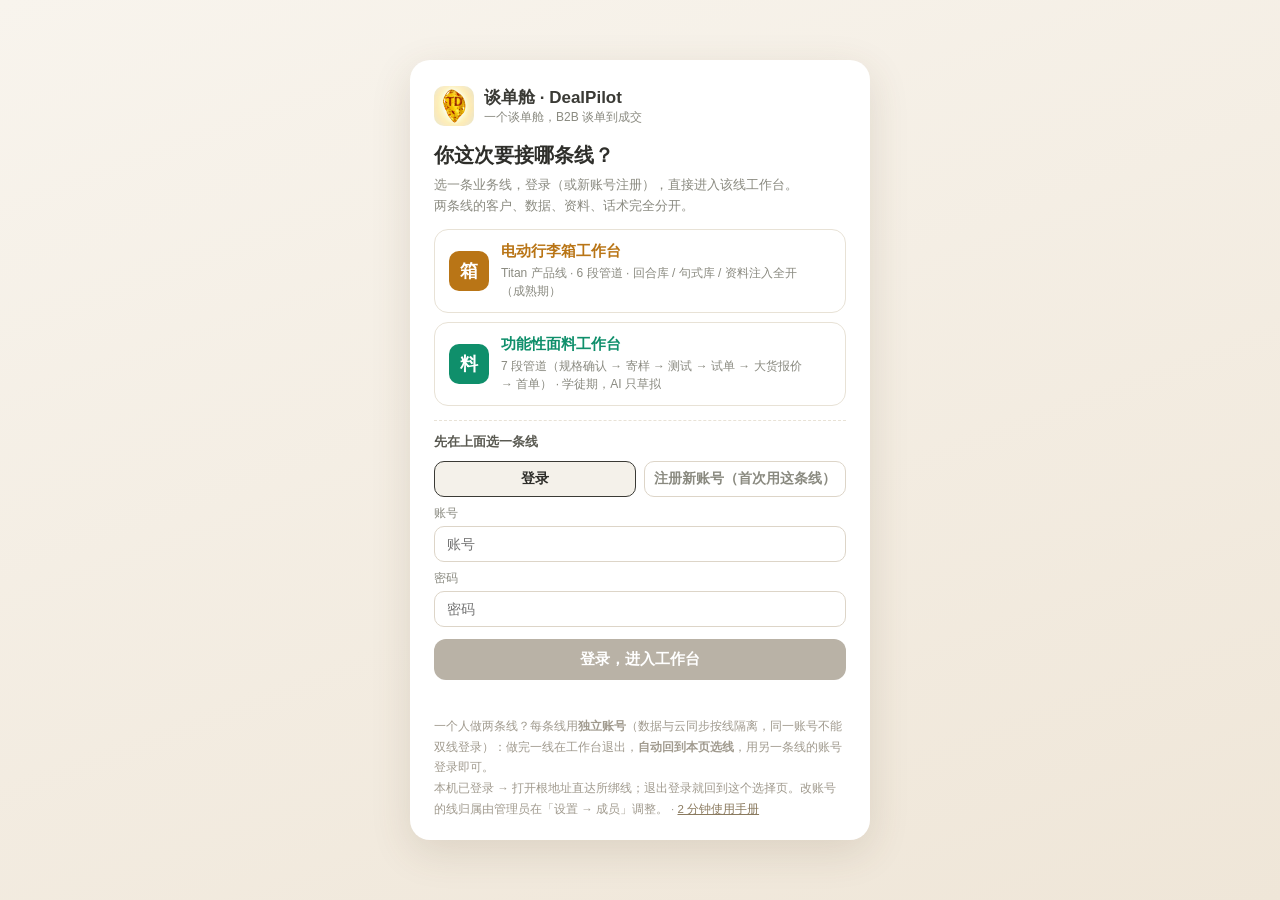
<file: index.html>
<!DOCTYPE html>
<html lang="zh-CN">
<head>
<meta charset="UTF-8"/>
<meta name="viewport" content="width=device-width, initial-scale=1.0"/>
<!-- 与工作台同一套 CSP：禁止任何内联脚本/事件处理器 -->
<meta http-equiv="Content-Security-Policy" content="default-src 'self'; script-src 'self'; style-src 'self' 'unsafe-inline'; img-src 'self' data: blob: https:; font-src 'self' data:; connect-src 'self' https:; object-src 'none'; base-uri 'self'; form-action 'self'"/>
<title>谈单舱 · 选择业务线</title>
<meta name="theme-color" content="#B97516"/>
<meta name="description" content="谈单舱 · 选择业务线（电动行李箱 / 功能性面料）并登录，直接进入对应工作台。两条业务线数据完全分开。"/>
<link rel="apple-touch-icon" href="apple-touch-icon.png?v=1.28.2"/>
<link rel="icon" type="image/png" sizes="512x512" href="icon-512.png?v=1.28.2"/>
<link rel="icon" type="image/png" sizes="192x192" href="icon-192.png?v=1.28.2"/>
<link rel="icon" type="image/png" sizes="48x48" href="favicon-48.png?v=1.28.2"/>
<link rel="icon" type="image/png" sizes="32x32" href="favicon-32.png?v=1.28.2"/>
<link rel="icon" type="image/png" sizes="16x16" href="favicon-16.png?v=1.28.2"/>
<style>
  /* 落地选择+登录页自带样式，不加载任何内核 CSS：首屏零内核面 */
  *{box-sizing:border-box;margin:0;padding:0}
  body{background:linear-gradient(160deg,#f8f4ed 0%,#efe6d8 100%);min-height:100vh;display:flex;align-items:center;justify-content:center;
       font-family:-apple-system,BlinkMacSystemFont,"PingFang SC","Microsoft YaHei",sans-serif;padding:24px 16px}
  .l-card{background:#fff;border-radius:20px;box-shadow:0 12px 40px rgba(90,70,40,.14);max-width:460px;width:100%;padding:26px 24px 20px}
  .l-brand{display:flex;align-items:center;gap:10px}
  .l-brand img{width:40px;height:40px;border-radius:10px}
  .l-brand b{font-size:17px;color:#3a3a35}
  .l-brand small{display:block;color:#8a8a80;font-size:12px}
  h1{font-size:20px;color:#2e2e2a;margin:16px 0 6px}
  .l-sub{font-size:13px;color:#8a8a80;line-height:1.6;margin-bottom:12px}
  .l-dom{display:flex;align-items:center;gap:12px;border:1.5px solid #e8e2d6;border-radius:14px;padding:12px 14px;margin-bottom:9px;
        cursor:pointer;user-select:none;transition:border-color .15s,box-shadow .15s,background .15s}
  .l-dom:hover{transform:translateY(-1px)}
  .l-dom.sel{background:#fdf9f3}
  .l-dom[data-line="e-scooter"]:hover,.l-dom[data-line="e-scooter"].sel{border-color:#B97516;box-shadow:0 5px 16px rgba(185,117,22,.16)}
  .l-dom[data-line="functional-fabric"]:hover,.l-dom[data-line="functional-fabric"].sel{border-color:#0f8f6b;box-shadow:0 5px 16px rgba(15,143,107,.16);background:#f3faf7}
  .l-ic{flex:0 0 40px;height:40px;border-radius:10px;display:flex;align-items:center;justify-content:center;font-size:18px;font-weight:700;color:#fff}
  .l-dom b{font-size:15px;display:block}
  .l-dom small{display:block;color:#8a8a80;font-size:12px;line-height:1.5;margin-top:3px}
  .l-tick{margin-left:auto;font-size:16px;font-weight:700;width:20px;text-align:center}
  .l-form{border-top:1px dashed #e8e2d6;margin-top:14px;padding-top:12px}
  .l-which{font-size:13px;font-weight:600;color:#5a5a52;margin-bottom:10px}
  .l-lbl{display:block;font-size:12px;color:#8a8a80;margin:8px 0 4px}
  .l-inp{width:100%;border:1.5px solid #ddd5c8;border-radius:10px;padding:9px 12px;font-size:14px;background:#fff;color:#3a3a35;outline:none}
  .l-inp:focus{border-color:#B97516}
  .l-tabs{display:flex;gap:8px;margin-bottom:4px}
  .l-tab{flex:1;text-align:center;border:1.5px solid #ddd5c8;border-radius:10px;padding:8px 0;font-size:13.5px;font-weight:600;color:#8a8a80;cursor:pointer;user-select:none}
  .l-tab.on{border-color:#3a3a35;color:#2e2e2a;background:#f4f1ea}
  .l-go{width:100%;margin-top:12px;border:none;border-radius:12px;padding:11px 0;font-size:15px;font-weight:600;color:#fff;background:#b9b2a6;cursor:pointer}
  .l-go:disabled{opacity:.6;cursor:default}
  .l-msg{font-size:12px;color:#c0392b;min-height:18px;margin-top:8px;line-height:1.5}
  .l-foot{margin-top:10px;font-size:11.5px;color:#a09a8e;line-height:1.8}
  .l-foot a{color:#8a7a5f}
</style>
</head>
<body>
<div class="l-card">
  <div class="l-brand">
    <img src="logo.jpg?v=51" alt="谈单舱"/>
    <div><b>谈单舱 · DealPilot</b><small>一个谈单舱，B2B 谈单到成交</small></div>
  </div>
  <h1>你这次要接哪条线？</h1>
  <div class="l-sub">选一条业务线，登录（或新账号注册），直接进入该线工作台。<br/>两条线的客户、数据、资料、话术完全分开。</div>

  <div class="l-dom" data-line="e-scooter" role="button" tabindex="0">
    <span class="l-ic" style="background:#B97516">箱</span>
    <span>
      <b style="color:#B97516">电动行李箱工作台</b>
      <small>Titan 产品线 · 6 段管道 · 回合库 / 句式库 / 资料注入全开（成熟期）</small>
    </span>
    <span class="l-tick"></span>
  </div>

  <div class="l-dom" data-line="functional-fabric" role="button" tabindex="0">
    <span class="l-ic" style="background:#0f8f6b">料</span>
    <span>
      <b style="color:#0f8f6b">功能性面料工作台</b>
      <small>7 段管道（规格确认 → 寄样 → 测试 → 试单 → 大货报价 → 首单） · 学徒期，AI 只草拟</small>
    </span>
    <span class="l-tick"></span>
  </div>

  <div class="l-form">
    <div class="l-which" id="lWhich">先在上面选一条线</div>
    <div class="l-tabs" role="tablist">
      <span class="l-tab on" id="tLogin" role="tab" tabindex="0">登录</span>
      <span class="l-tab" id="tNew" role="tab" tabindex="0">注册新账号（首次用这条线）</span>
    </div>
    <label class="l-lbl" for="lName">账号</label>
    <input class="l-inp" id="lName" type="text" autocomplete="username" placeholder="账号"/>
    <label class="l-lbl" for="lPass">密码</label>
    <input class="l-inp" id="lPass" type="password" autocomplete="current-password" placeholder="密码"/>
    <div id="lTokWrap" style="display:none">
      <label class="l-lbl" for="lTok">团队口令</label>
      <input class="l-inp" id="lTok" type="password" autocomplete="off" placeholder="找管理员要，不会保存"/>
    </div>
    <button class="l-go" id="lGo" type="button">登录，进入工作台</button>
    <div class="l-msg" id="lMsg" role="alert"></div>
  </div>

  <div class="l-foot">
    一个人做两条线？每条线用<b>独立账号</b>（数据与云同步按线隔离，同一账号不能双线登录）：做完一线在工作台退出，<b>自动回到本页选线</b>，用另一条线的账号登录即可。<br/>
    本机已登录 → 打开根地址直达所绑线；退出登录就回到这个选择页。改账号的线归属由管理员在「设置 → 成员」调整。 · <a href="manual.html?v=55">2 分钟使用手册</a>
  </div>
</div>
<script src="landing.js?v=1.28.2"></script>
</body>
</html>
</file>
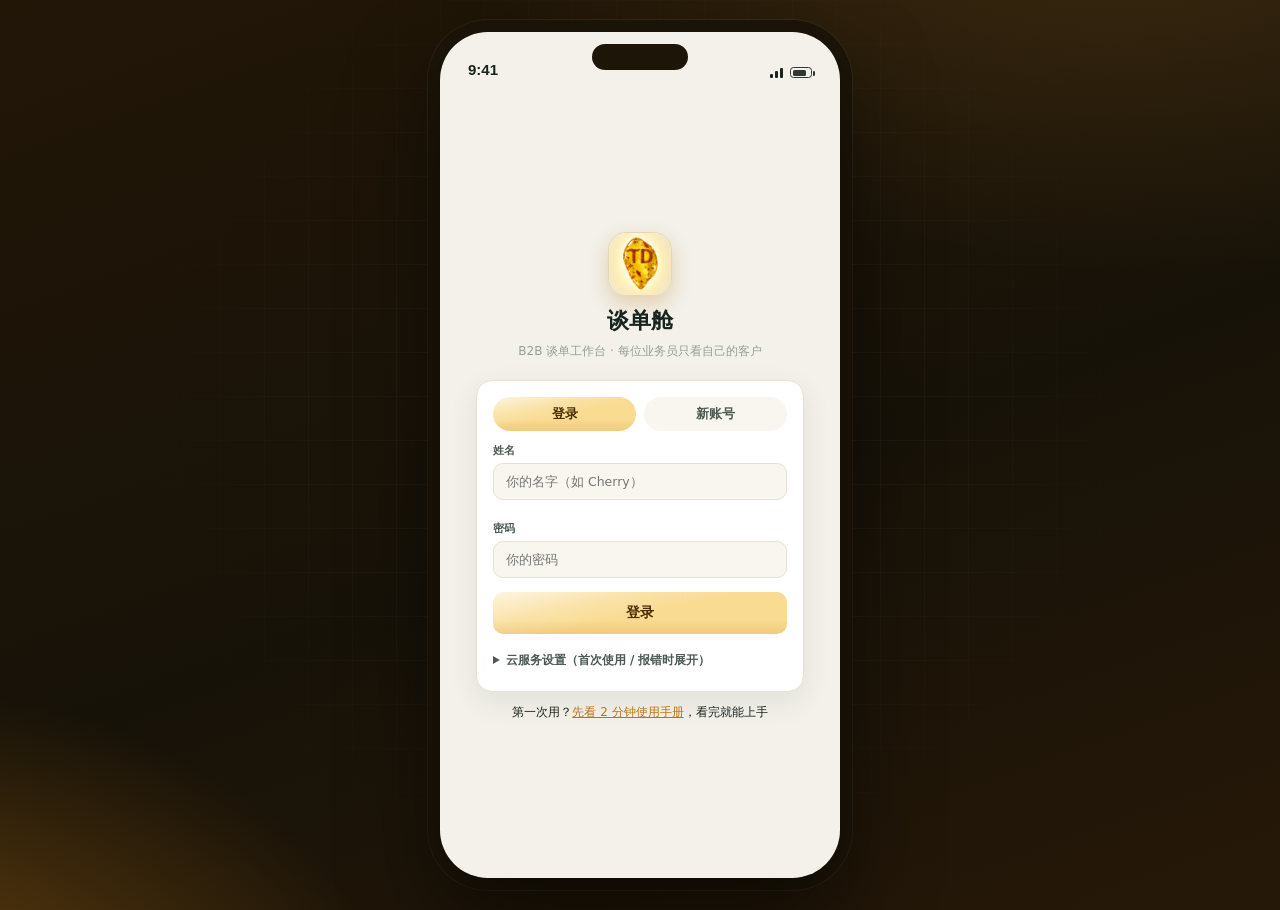
<file: fabric/index.html>
<!DOCTYPE html>
<html lang="zh-CN">
<head>
<meta charset="UTF-8"/>
<meta name="viewport" content="width=device-width, initial-scale=1.0"/>
<!-- 与 ../index.html 同一套 CSP：禁止任何内联脚本/事件处理器 -->
<meta http-equiv="Content-Security-Policy" content="default-src 'self'; script-src 'self'; style-src 'self' 'unsafe-inline'; img-src 'self' data: blob: https:; font-src 'self' data:; connect-src 'self' https:; object-src 'none'; base-uri 'self'; form-action 'self'"/>
<title>谈单舱 · 功能性面料工作台</title>
<meta name="theme-color" content="#0f8f6b"/>
<meta name="description" content="谈单舱 · 功能性面料工作台：规格确认、寄样与测试跟踪、试单与大货报价，独立业务域。"/>
<meta name="apple-mobile-web-app-capable" content="yes"/>
<meta name="mobile-web-app-capable" content="yes"/>
<meta name="apple-mobile-web-app-status-bar-style" content="default"/>
<meta name="apple-mobile-web-app-title" content="面料工作台"/>
<link rel="apple-touch-icon" href="../apple-touch-icon.png?v=1.28.2"/>
<link rel="icon" type="image/png" sizes="512x512" href="../icon-512.png?v=1.28.2"/>
<link rel="icon" type="image/png" sizes="192x192" href="../icon-192.png?v=1.28.2"/>
<link rel="icon" type="image/png" sizes="48x48" href="../favicon-48.png?v=1.28.2"/>
<link rel="icon" type="image/png" sizes="32x32" href="../favicon-32.png?v=1.28.2"/>
<link rel="icon" type="image/png" sizes="16x16" href="../favicon-16.png?v=1.28.2"/>
<link rel="manifest" href="../manifest.json?v=1.28.2"/>
<link rel="stylesheet" href="../tokens.css?v=1.28.2"/>
<link rel="stylesheet" href="../base.css?v=1.28.2"/>
  <link rel="stylesheet" href="../components.css?v=1.28.2"/>
  <link rel="stylesheet" href="../screens.css?v=1.28.2"/>
</head>
<body>
<div class="stage">
  <div class="stage-side" aria-hidden="true">
    <div class="side-brand">
      <div class="side-mark">FD</div>
      <div>
        <div class="side-name">DealPilot · Fabric</div>
        <div class="side-cn">功能性面料工作台 · 独立业务域</div>
      </div>
    </div>
    <ul class="side-feats">
      <li><i></i>规格确认与选型推荐</li>
      <li><i></i>寄样 · 测试 · 试单跟踪</li>
      <li><i></i>大货报价与首单成交</li>
      <li><i></i>沟通记录与跟进提醒</li>
      <li><i></i>AI 草拟（学徒期，逐句核对）</li>
    </ul>
    <div class="side-foot">本工作台是独立业务域<br/>不加载电动行李箱的任何数据与话术</div>
  </div>

  <div class="phone">
    <div class="phone-cam" aria-hidden="true"></div>
    <div class="statusbar">
      <span class="sb-time">9:41</span>
      <span class="sb-ico">
        <i class="sig"><b></b><b></b><b></b></i>
        <i class="batt"><b></b></i>
      </span>
    </div>
    <main id="screen" class="screen" aria-live="polite"></main>
    <button class="fab" id="fabLog">＋ 记一条</button>
    <div class="sheet-backdrop" id="logSheet" hidden></div>
    <div class="sheet-backdrop" id="buyerSheet" hidden></div>
    <nav class="tabbar">
      <a class="tab" data-tab="home" href="#/home">
        <svg viewBox="0 0 24 24"><path d="M4 4h7v7H4zM13 4h7v7h-7zM4 13h7v7H4zM13 13h7v7h-7z"/></svg><span>看板</span>
      </a>
      <a class="tab" data-tab="buyers" href="#/buyers">
        <svg viewBox="0 0 24 24"><circle cx="9" cy="8" r="3.5"/><path d="M3 19c.6-3.2 3-5 6-5s5.4 1.8 6 5"/><circle cx="17" cy="9" r="2.6"/><path d="M15.5 14.2c2.6.2 4.6 1.8 5.3 4.4"/></svg><span>买家</span>
      </a>
      <a class="tab" data-tab="deals" href="#/deals">
        <svg viewBox="0 0 24 24"><path d="M20.6 13.4 13.4 20.6a2 2 0 0 1-2.8 0L3 13V3h10l7.6 7.6a2 2 0 0 1 0 2.8Z"/><circle cx="8" cy="8" r="1.6"/></svg><span>谈单</span>
      </a>
      <a class="tab" data-tab="followup" href="#/followup">
        <svg viewBox="0 0 24 24"><path d="M18 9a6 6 0 1 0-12 0c0 6-2.5 7-2.5 7h17S18 15 18 9Z"/><path d="M10 20a2.2 2.2 0 0 0 4 0"/></svg><span>跟进</span>
      </a>
    </nav>
  </div>

  <div class="stage-cap">谈单舱 · 功能性面料工作台（独立业务域） · <a href="../index.html" style="color:inherit;text-decoration:underline">切换业务线</a></div>
</div>

<!-- 入口声明必须排第一：它决定本页属于哪条业务域、读写哪个数据命名空间 -->
<script src="fabric-boot.js?v=1.28.2"></script>
<script src="../version.js?v=1.28.2"></script>
<script src="../domain.js?v=1.28.2"></script>
<!-- fabric-seed.js 顶替 mock.js：只提供本域形状的空种子（含 v1.13/v1.14 遗留数据一次性迁移），行李箱演示数据一行都不进内存 -->
<script src="fabric-seed.js?v=1.28.2"></script>
<script src="../country-profiles.js?v=1.28.2"></script>
  <script src="../store.js?v=1.28.2"></script>
  <script src="../docextract.js?v=1.28.2"></script>
<script src="../utils.js?v=1.28.2"></script>
<!-- 刻意不加载：mock.js（行李箱演示种子）、kb.js（行李箱资料段）、turns.js（53 条吴总回合）、
     skills.js（行李箱句式库）、domain-boot.js（行李箱入口声明，由本页 fabric-boot.js 取代）。
     前三者的对外调用都有 window.X 存在性判断，缺模块自动降级为空，不会白屏 -->
<script src="../prompts.js?v=1.28.2"></script>
  <script src="../llm.js?v=1.28.2"></script>
  <script src="../sync.js?v=1.28.2"></script>
  <script src="../voice.js?v=1.28.2"></script>
  <script src="../components.js?v=1.28.2"></script>
  <script src="../home.js?v=1.28.2"></script>
<script src="../buyers.js?v=1.28.2"></script>
<script src="../buyer-detail.js?v=1.28.2"></script>
<script src="../deals.js?v=1.28.2"></script>
<script src="../followup.js?v=1.28.2"></script>
  <script src="../settings.js?v=1.28.2"></script>
<script src="../log-sheet.js?v=1.28.2"></script>
<script src="../buyer-sheet.js?v=1.28.2"></script>
<script src="../app.js?v=1.28.2"></script>
<!-- 退出登录（设置页 / 走错入口卡）后自动回选线页；匿名直达登录不受影响 -->
<script src="../logout-watch.js?v=1.28.2"></script>
</body>
</html>
</file>
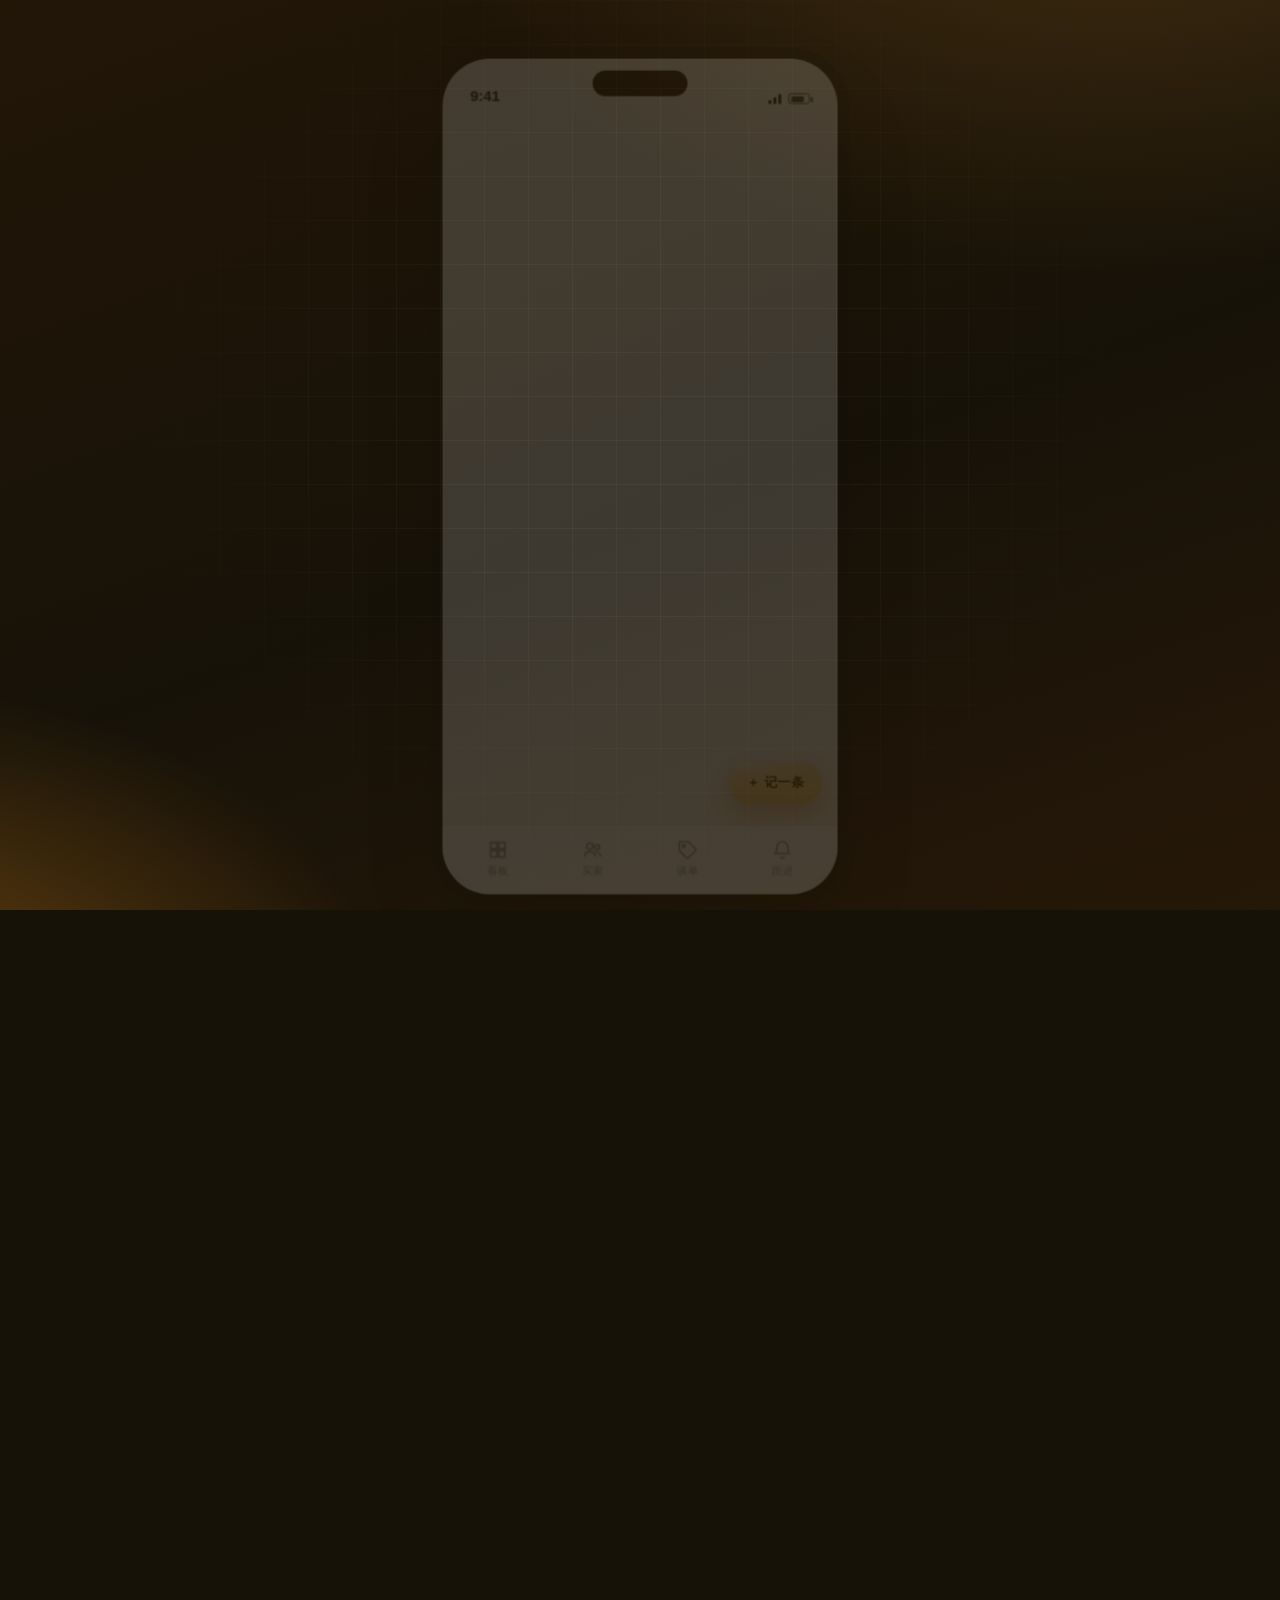
<file: fabric.html>
<!DOCTYPE html>
<html lang="zh-CN">
<head>
<meta charset="UTF-8"/>
<meta name="viewport" content="width=device-width, initial-scale=1.0"/>
<meta http-equiv="Content-Security-Policy" content="default-src 'none'; style-src 'unsafe-inline'; img-src 'self'; base-uri 'none'; form-action 'none'"/>
<meta http-equiv="refresh" content="0;url=fabric/index.html"/>
<title>面料工作台 · 已迁移</title>
<link rel="icon" type="image/png" sizes="32x32" href="favicon-32.png"/>
<style>
  body{font-family:-apple-system,"PingFang SC","Microsoft YaHei",sans-serif;background:#f6f8f7;color:#1c2b26;display:flex;align-items:center;justify-content:center;min-height:100vh;margin:0;padding:16px}
  .card{background:#fff;border:1px solid #e3e9e6;border-radius:14px;padding:28px 24px;max-width:420px;text-align:center}
  h1{font-size:17px;margin:0 0 10px}
  p{font-size:13px;line-height:1.7;color:#5a6b64;margin:0 0 16px}
  a{display:inline-block;background:#0f8f6b;color:#fff;text-decoration:none;padding:10px 22px;border-radius:10px;font-size:14px;font-weight:600}
</style>
</head>
<body>
<div class="card">
  <h1>面料工作台已迁移</h1>
  <p>「功能性面料工作台」已升级为完整独立体系，搬到了新地址（本页面会自动跳转）。<br/>
  注意：新工作台使用独立的数据空间，此前在本旧入口登记的面料客户请通过「数据与备份」页核对。</p>
  <a href="fabric/index.html">进入面料工作台</a>
</div>
</body>
</html>
</file>
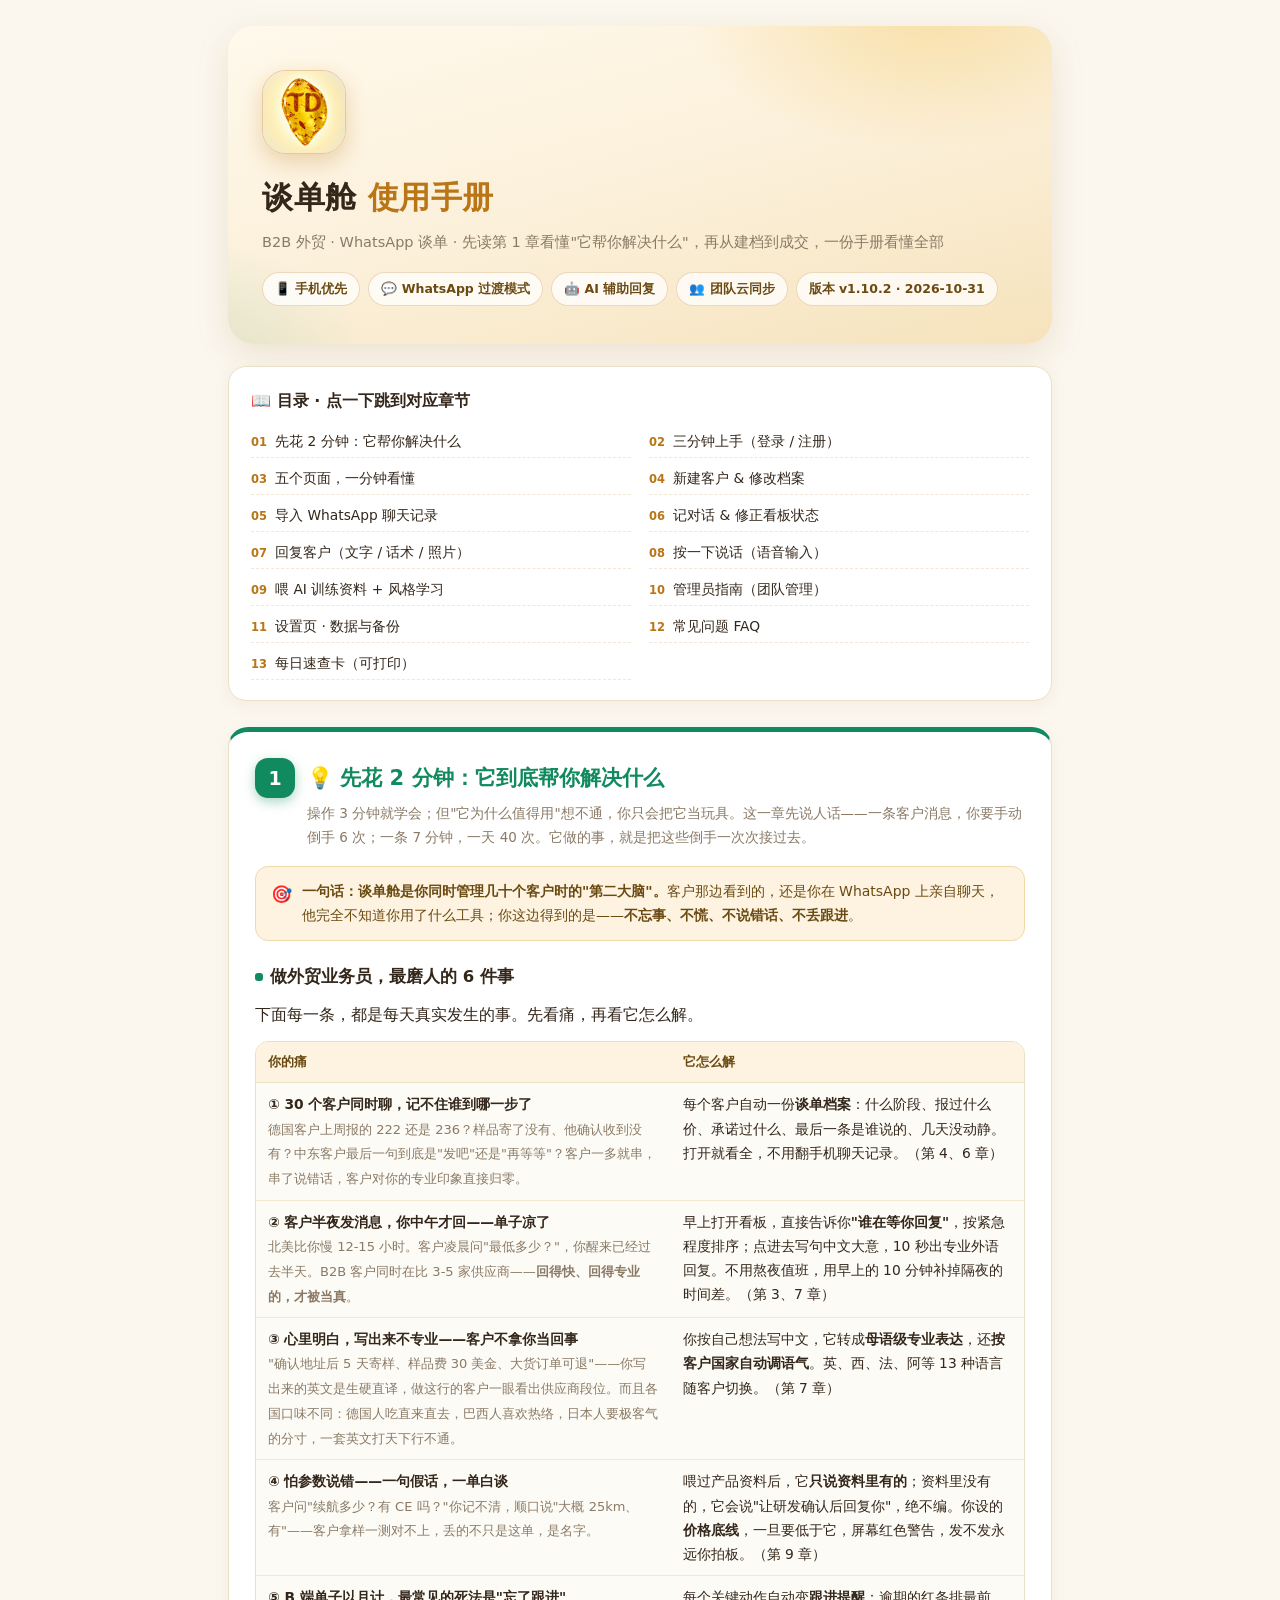
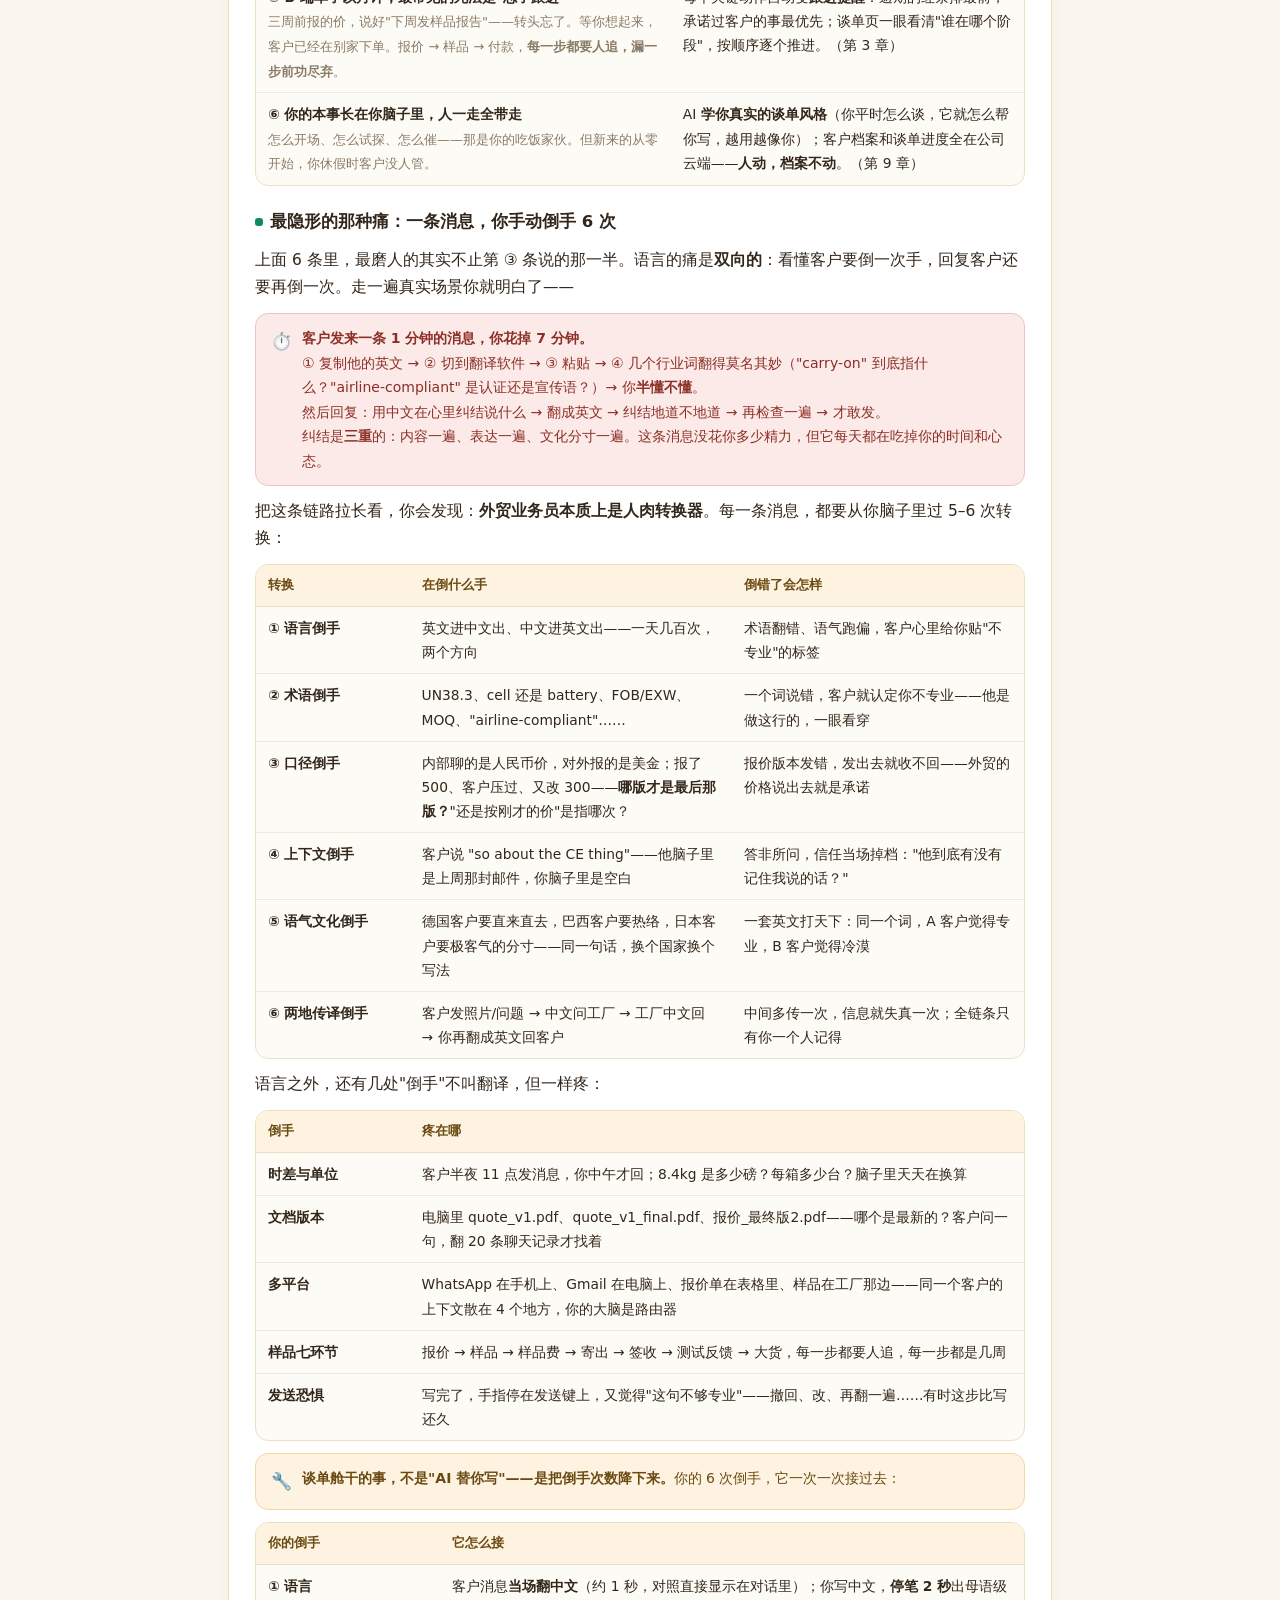
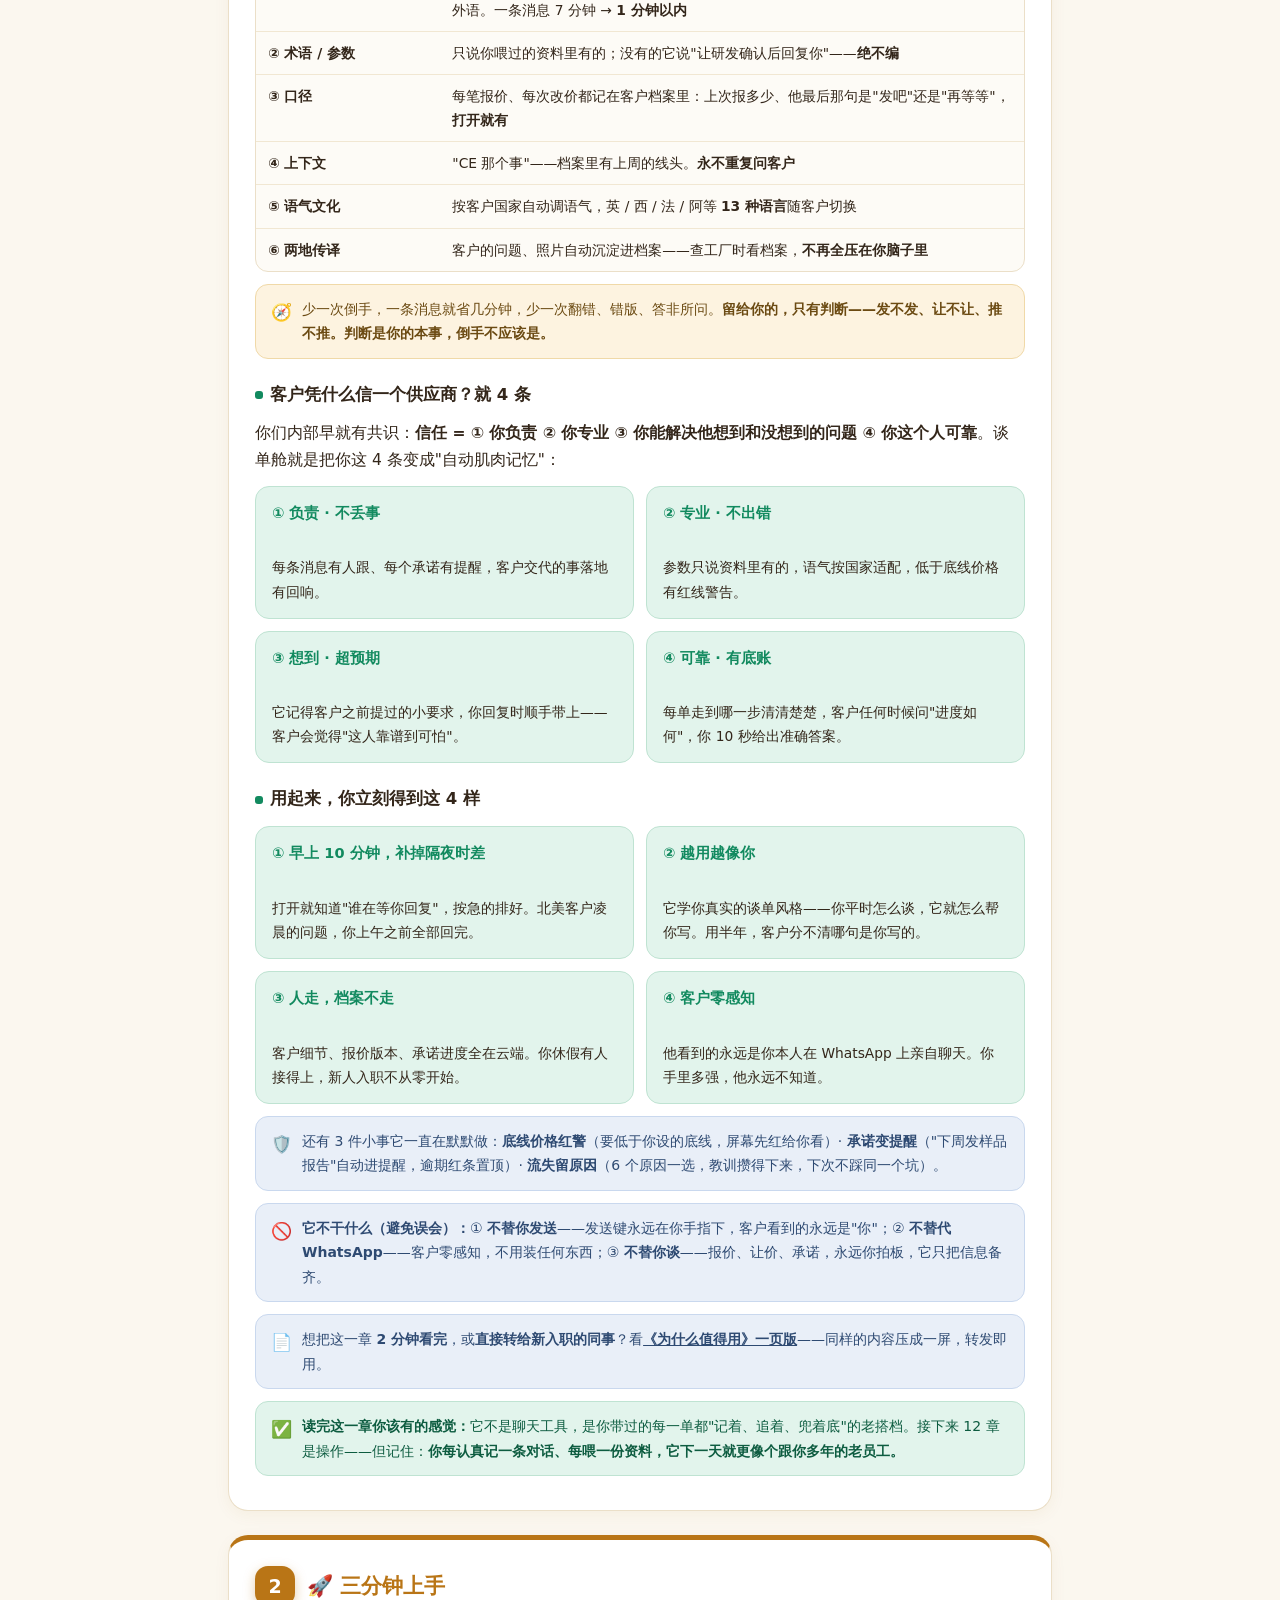
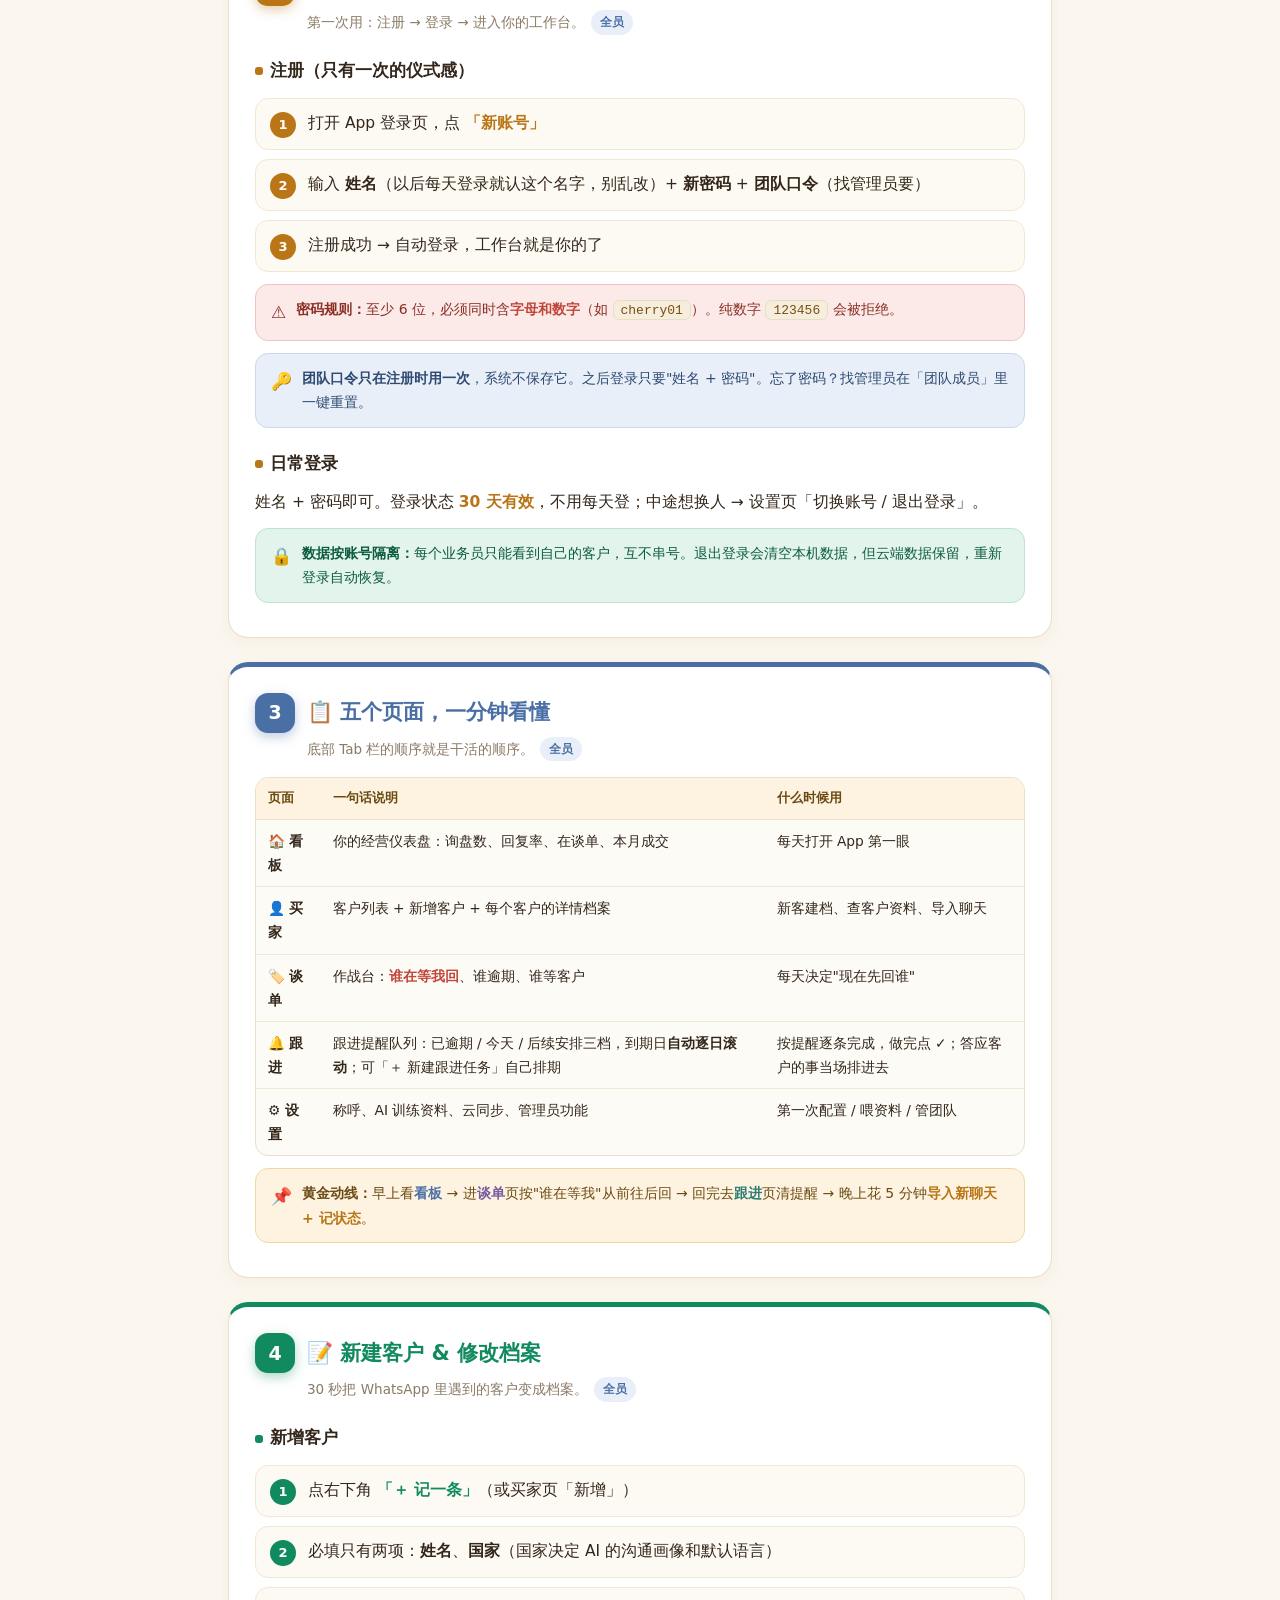
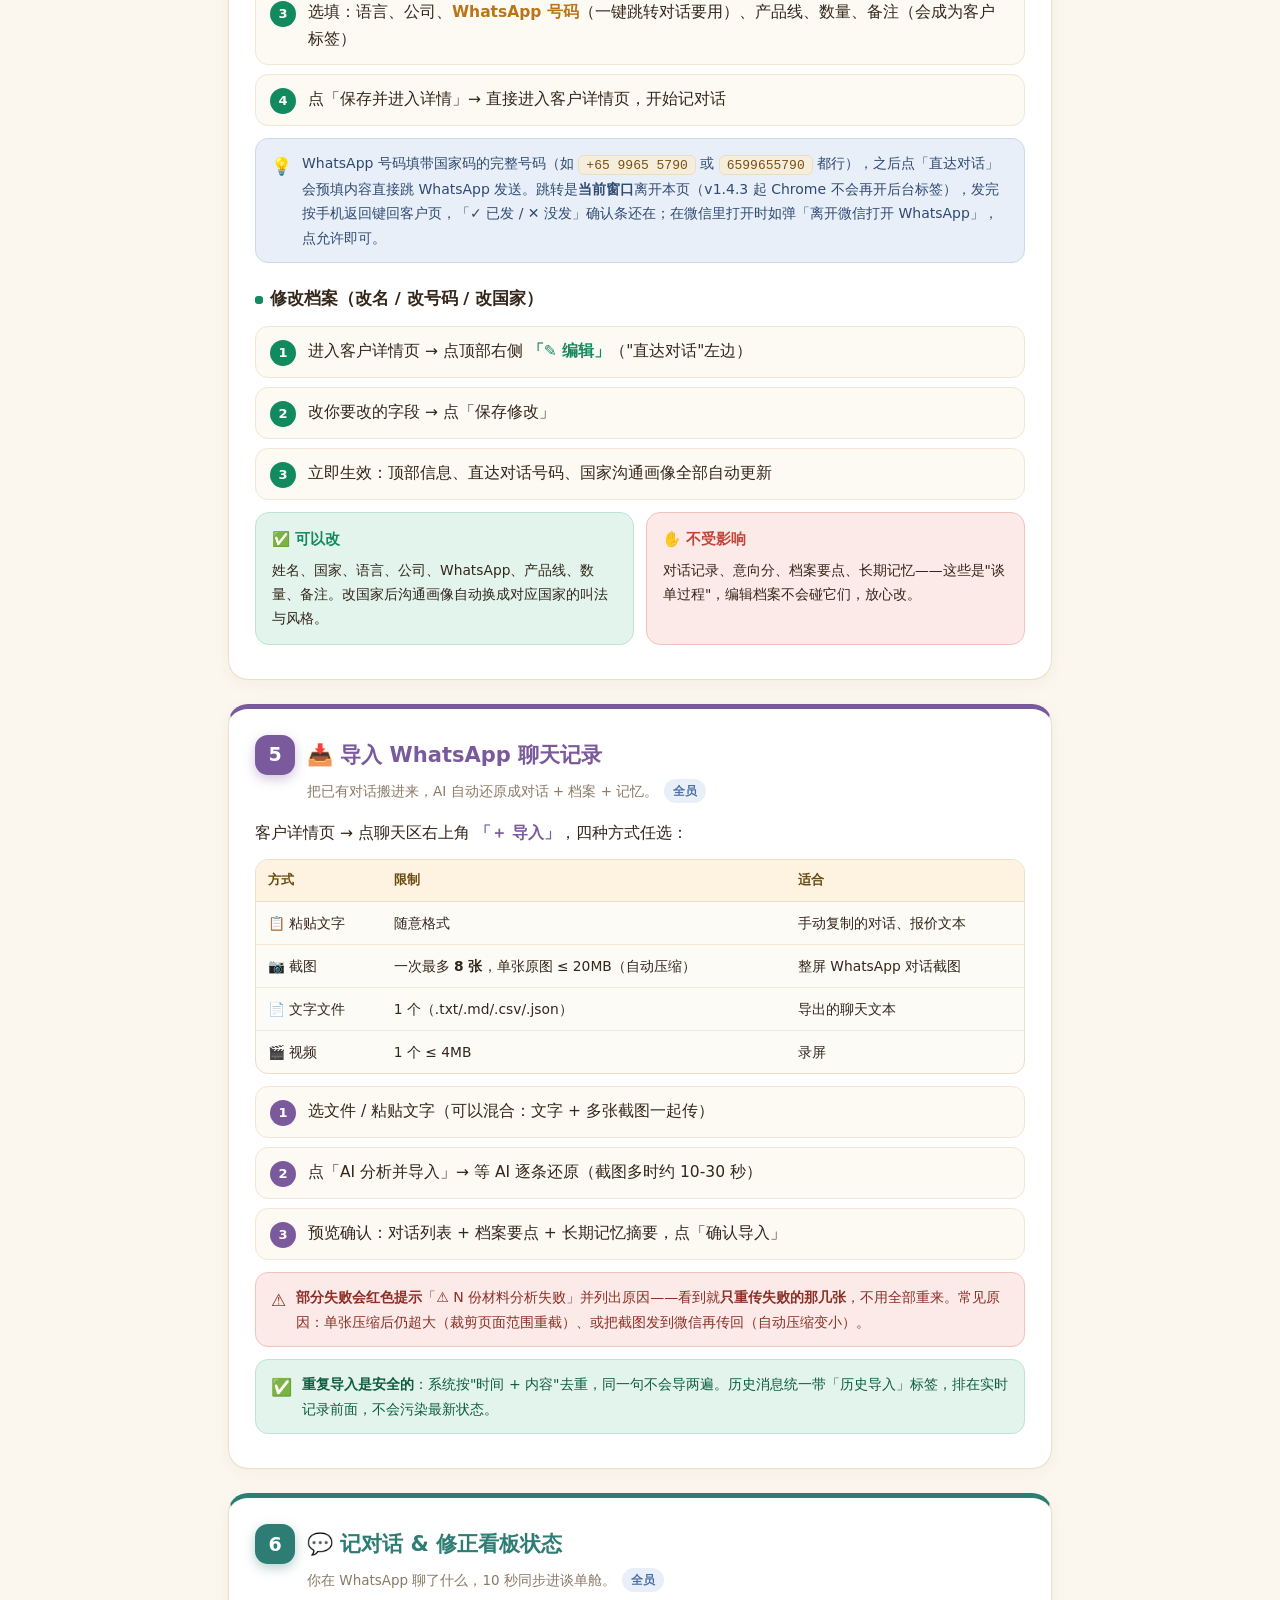
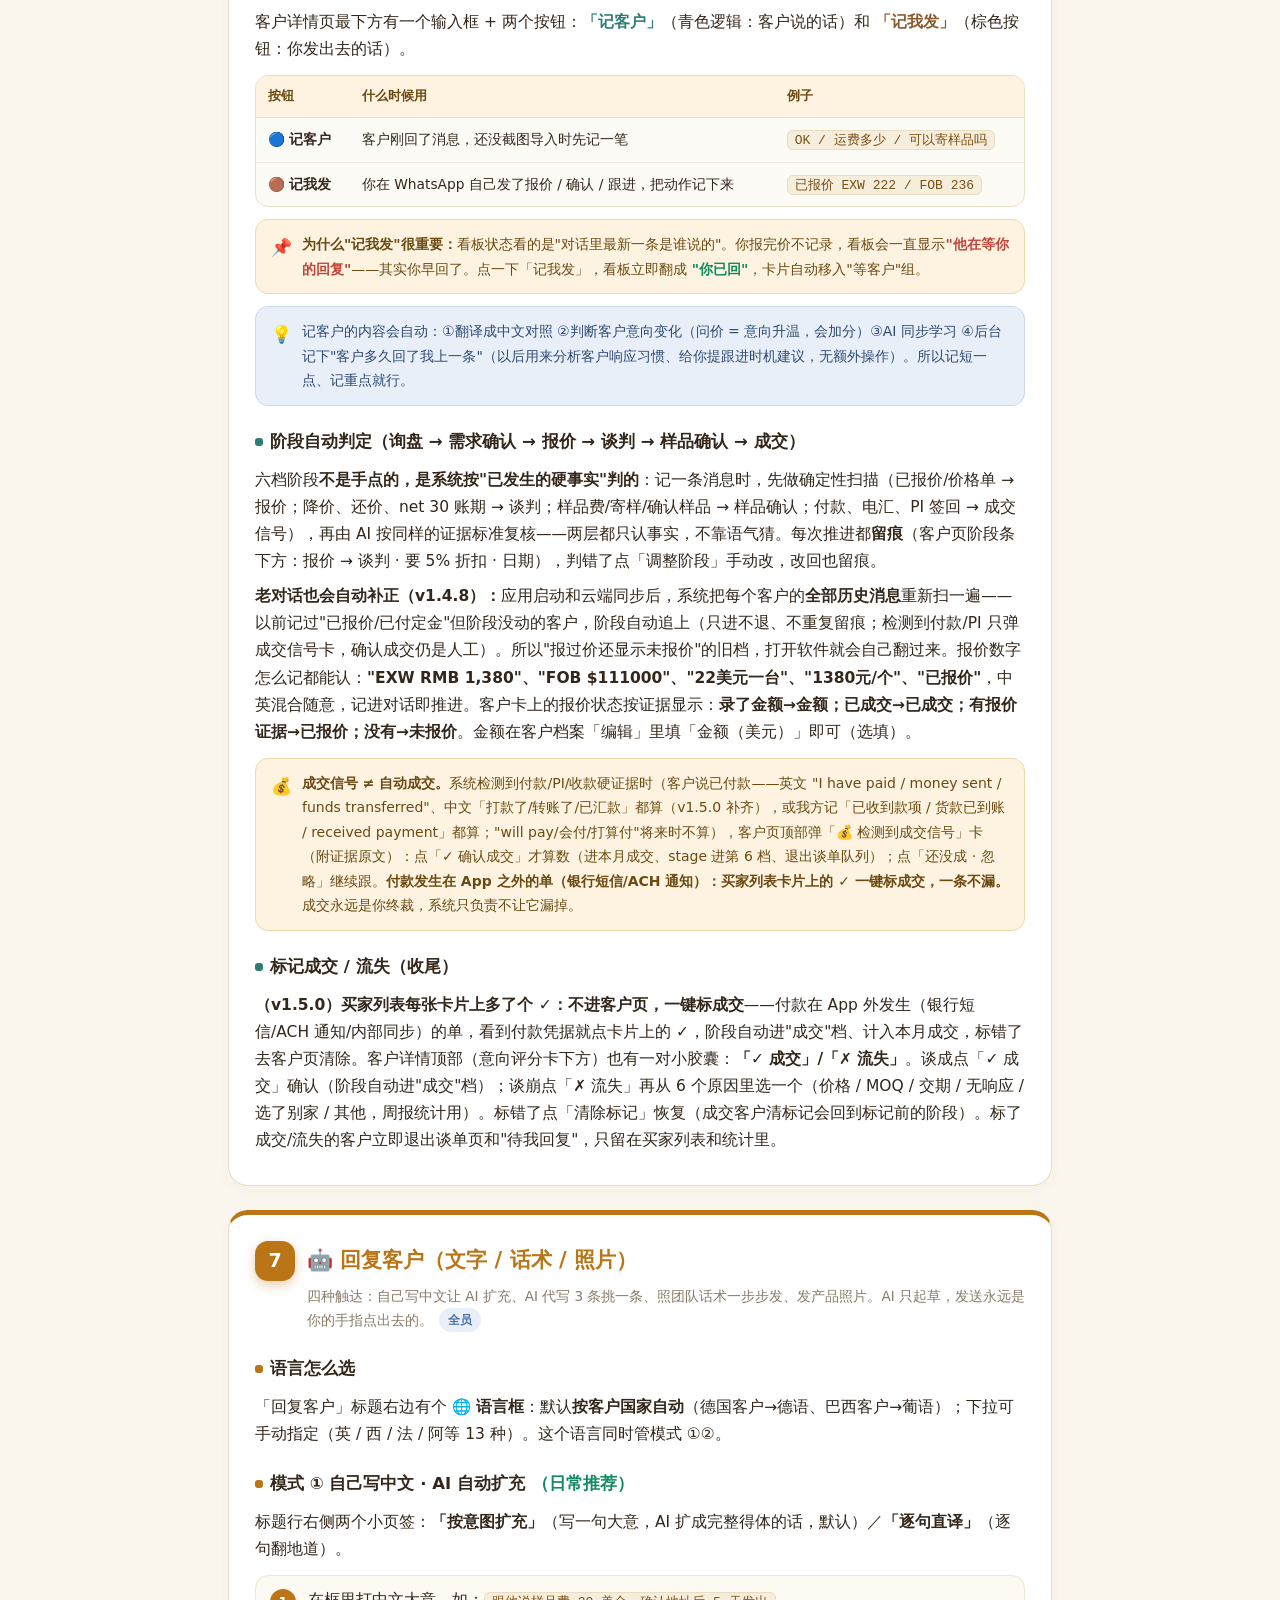
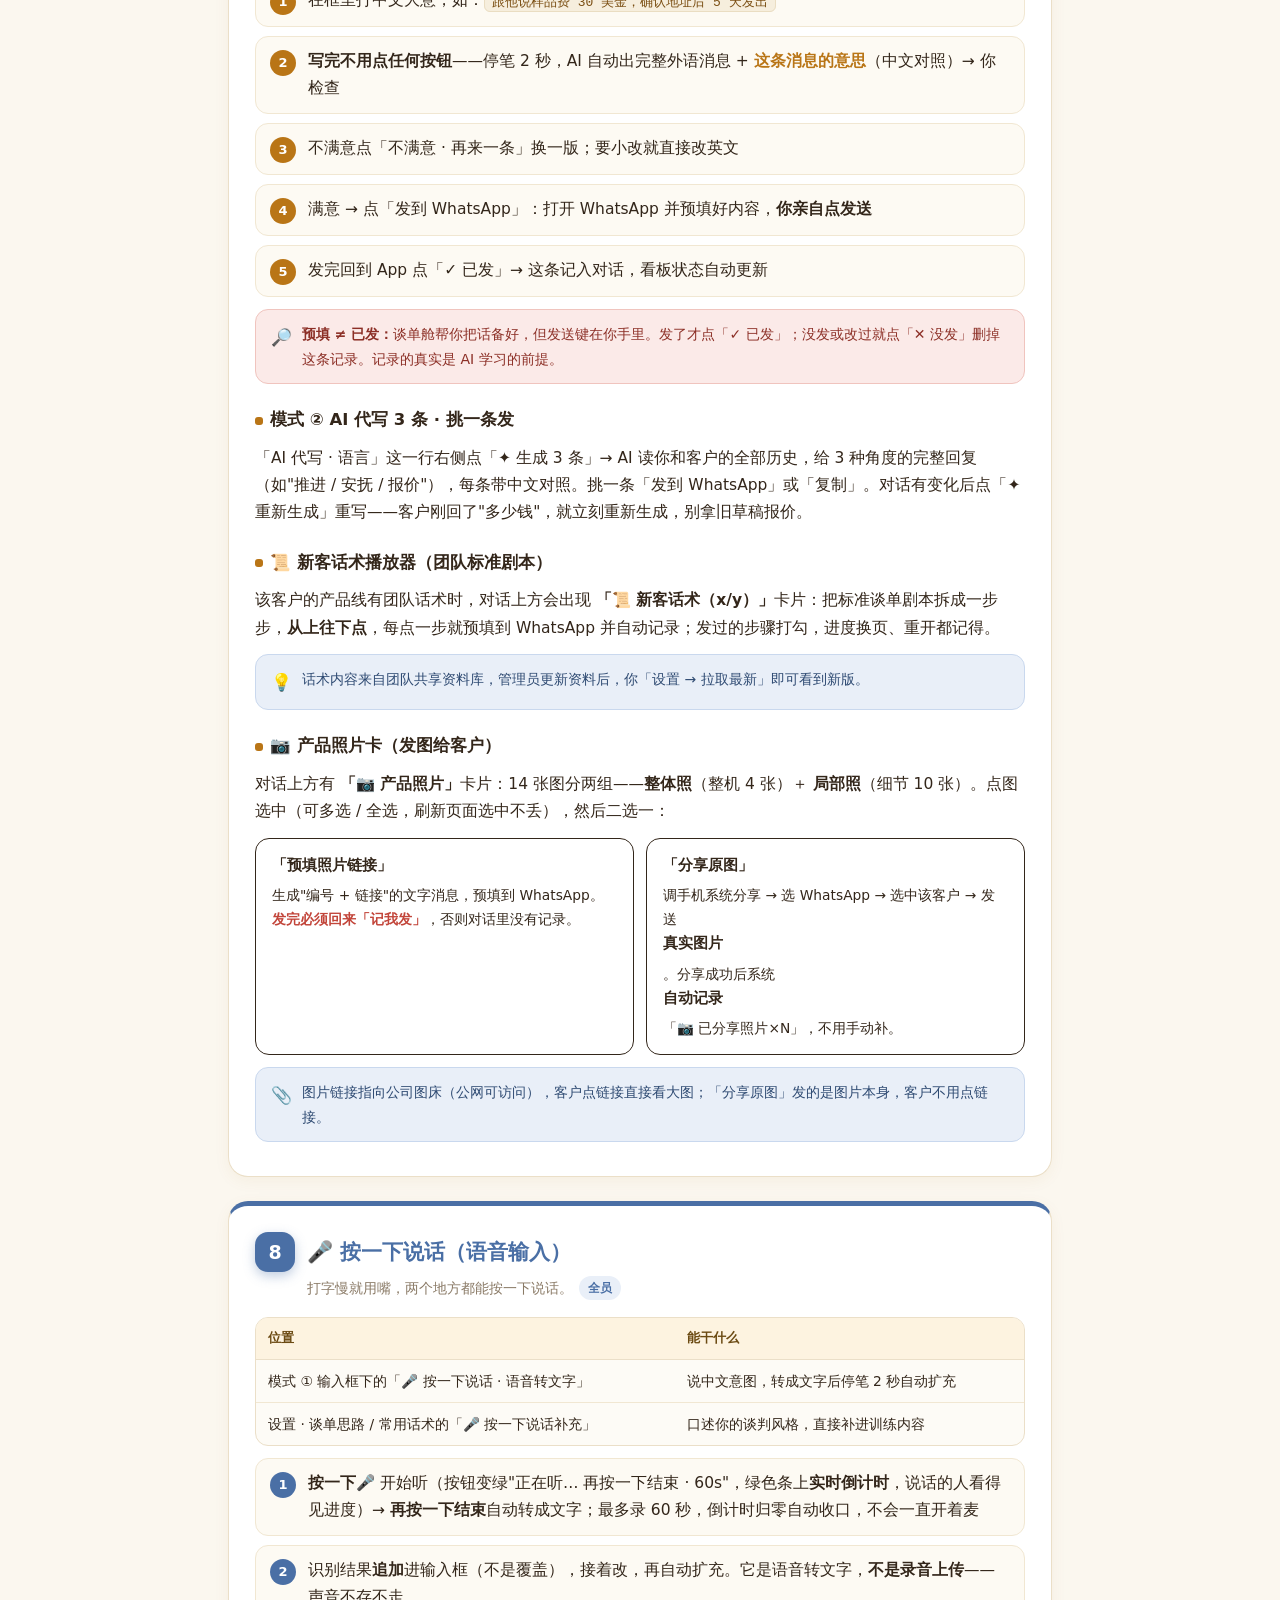
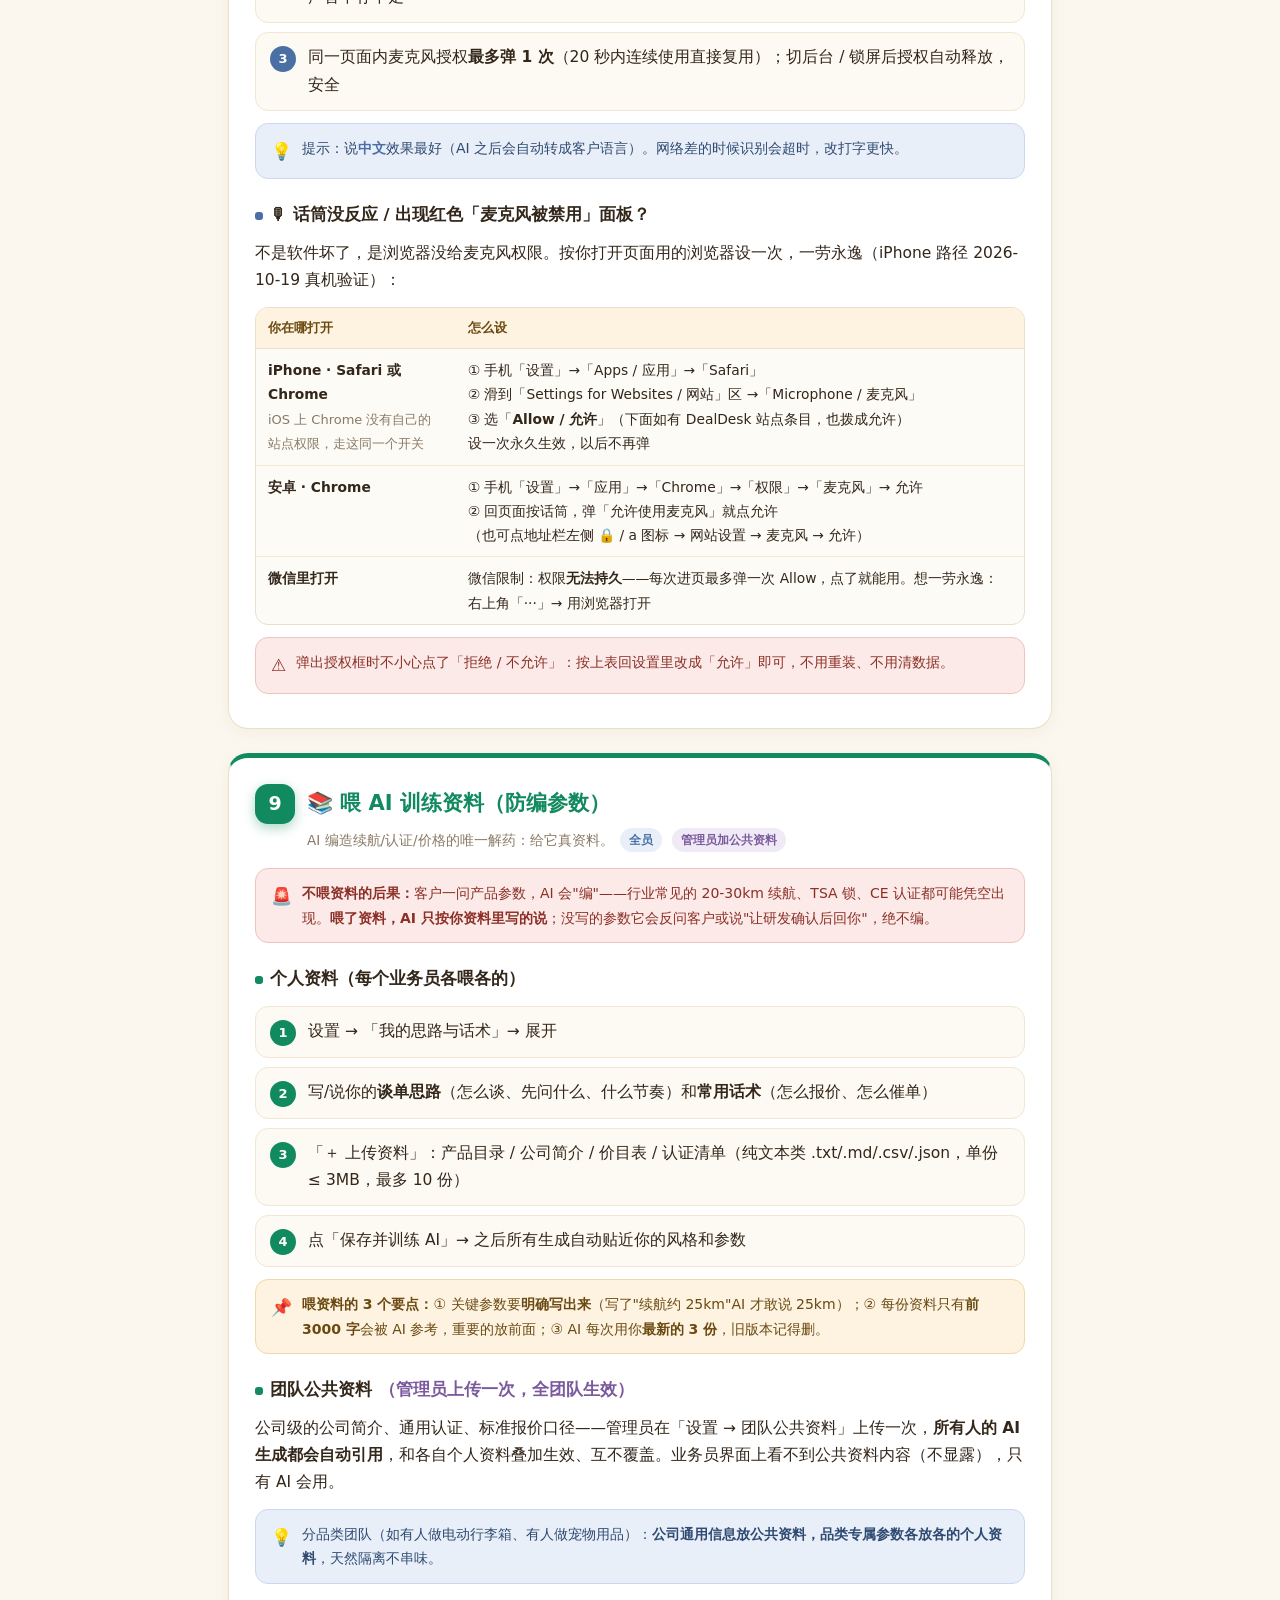
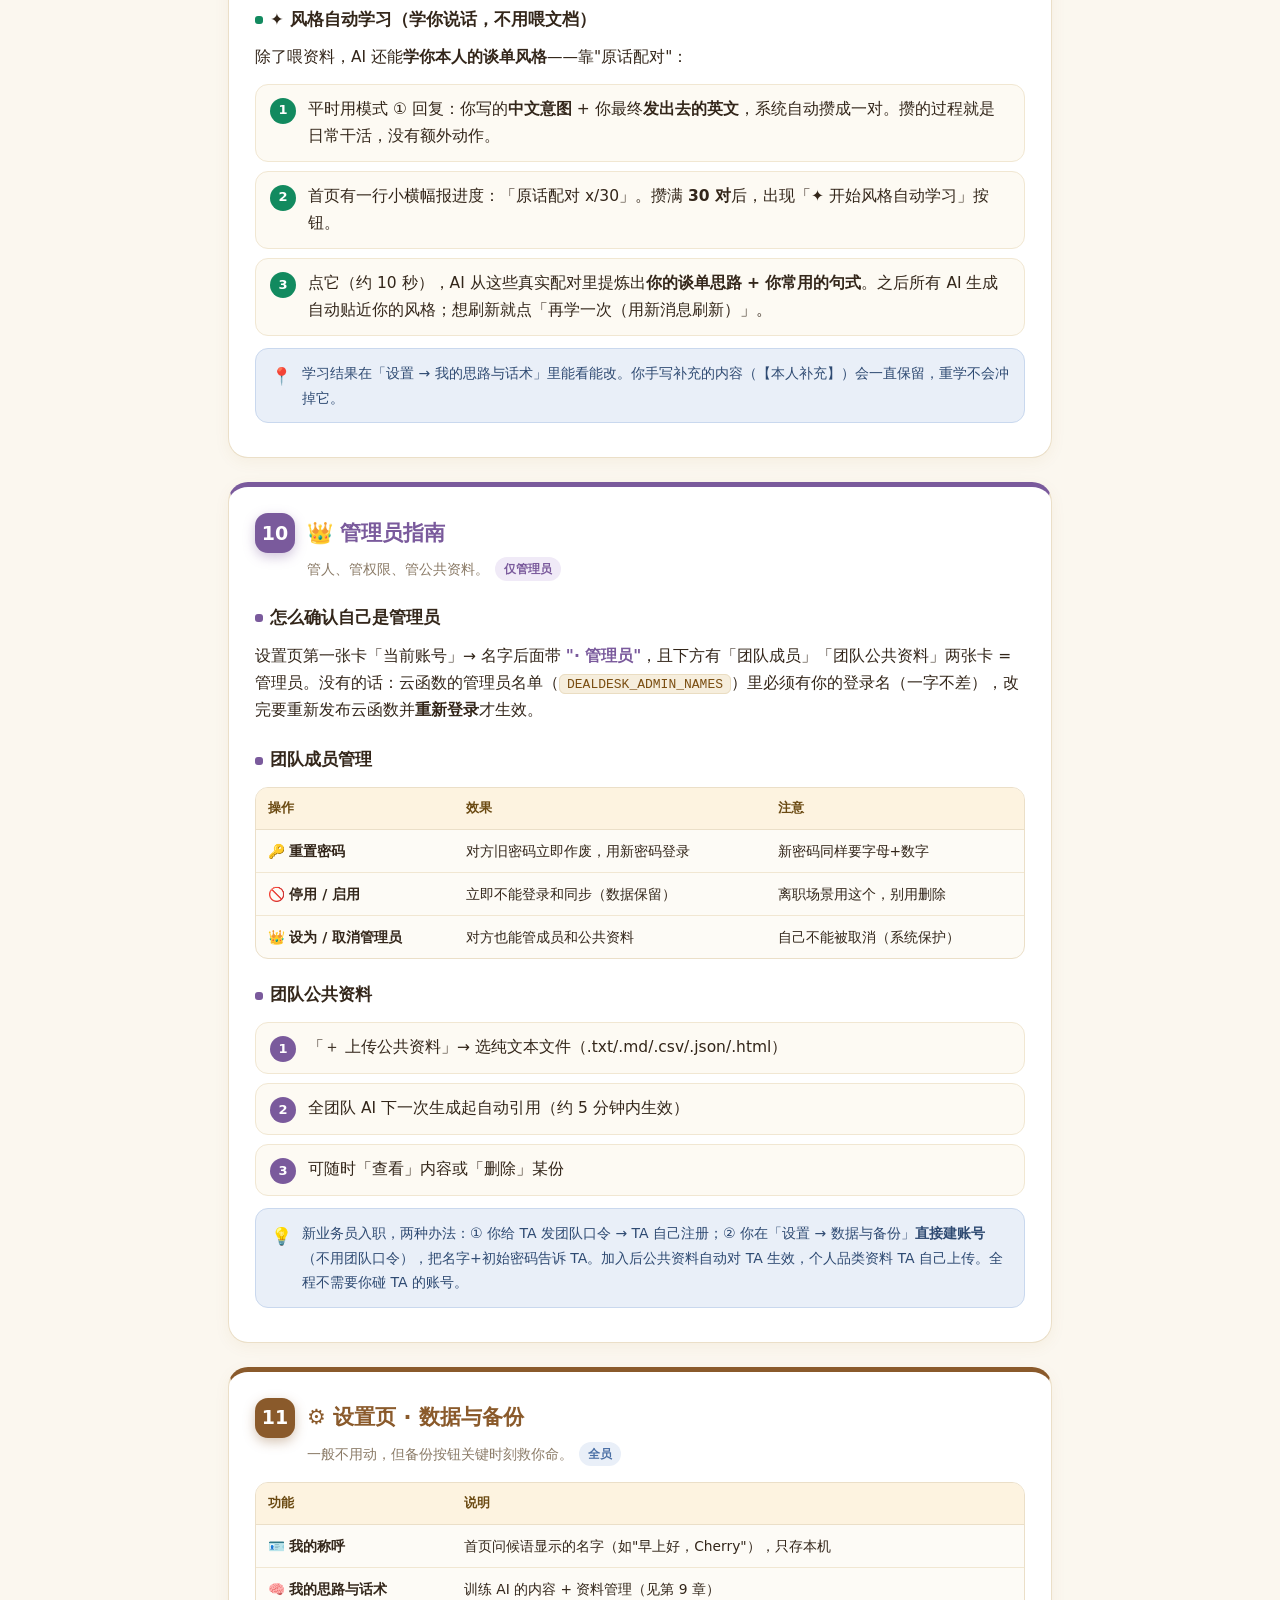
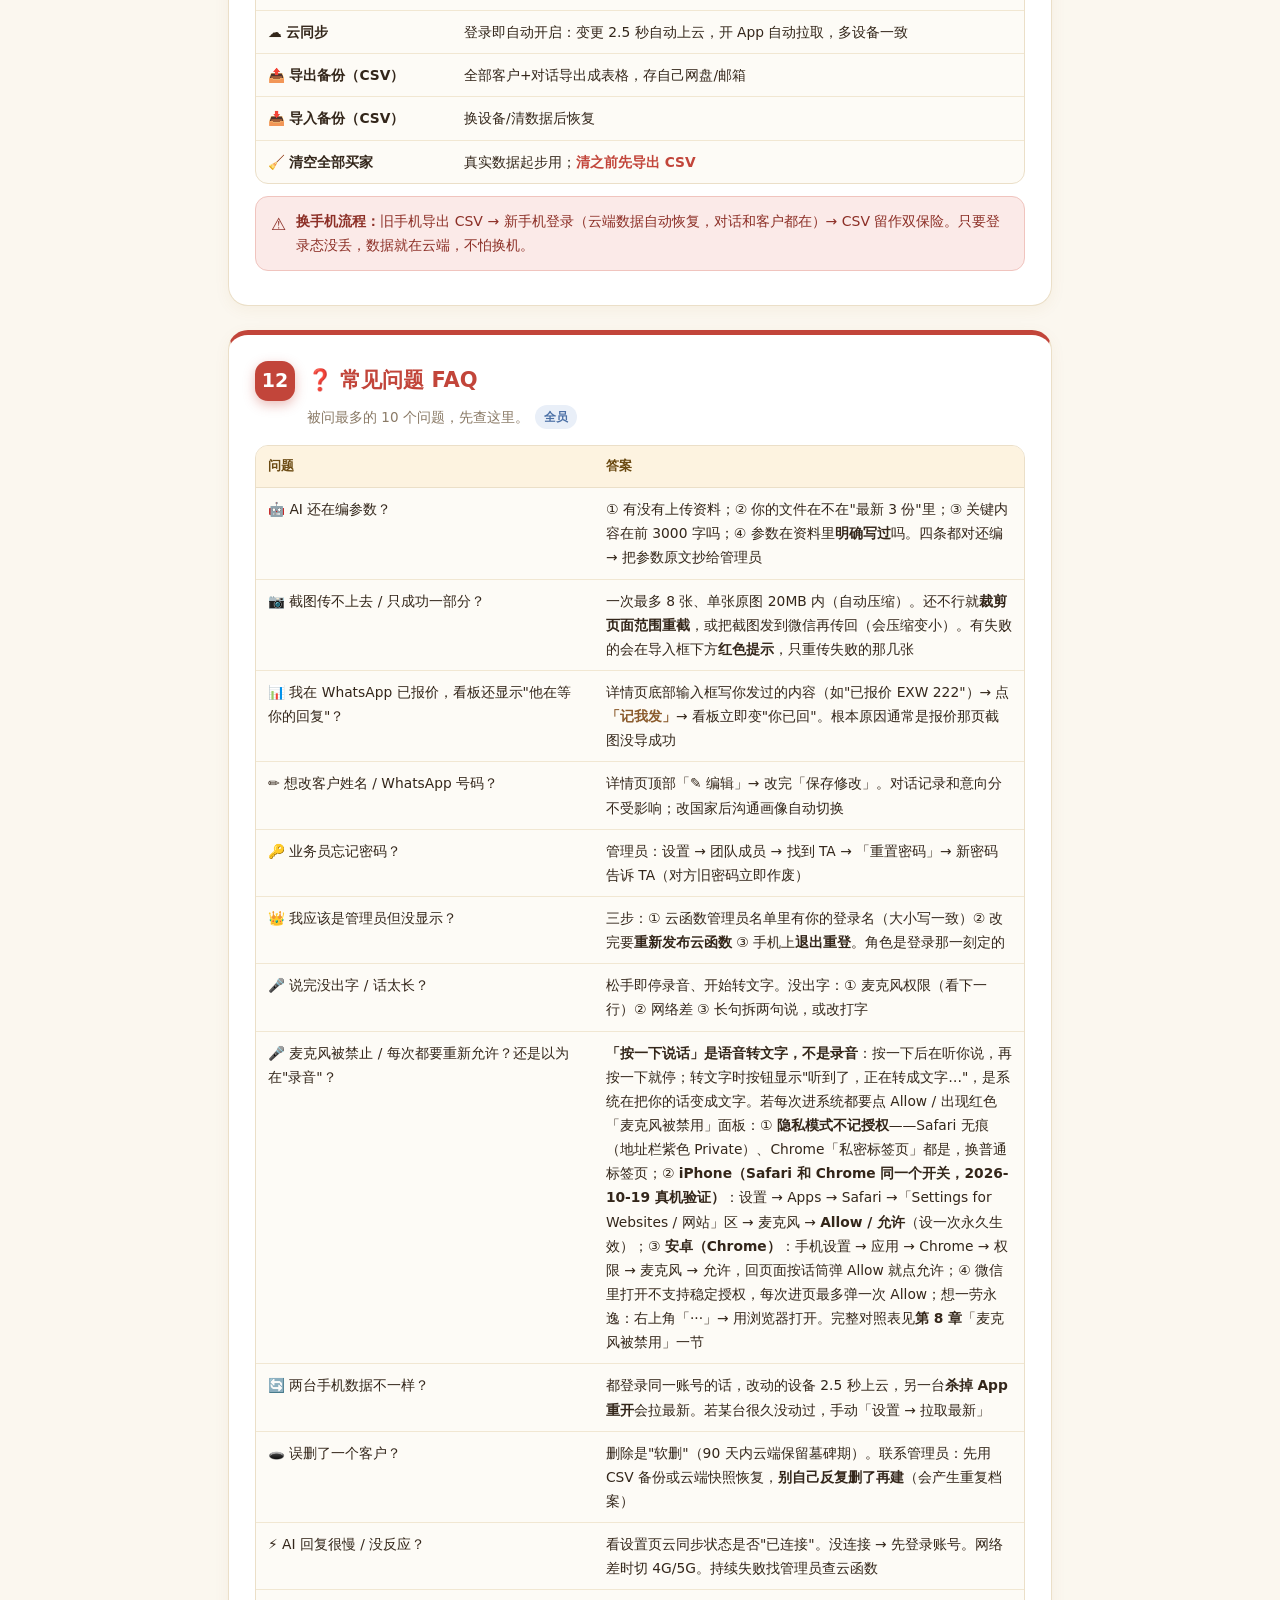
<file: manual.html>
<!DOCTYPE html>
<html lang="zh-CN">
<head>
<meta charset="UTF-8"/>
<meta name="viewport" content="width=device-width, initial-scale=1.0"/>
<meta name="theme-color" content="#EFB530"/>
<title>谈单舱 · 使用手册</title>
<!-- OG 链接卡片（微信 / WhatsApp 粘贴链接时显示的封面+标题+摘要） -->
<meta property="og:type" content="website"/>
<meta property="og:title" content="谈单舱 DealPilot · 使用手册"/>
<meta property="og:description" content="一条客户消息，你要手动倒手 6 次——它把它们一次一次接过去：当场翻中文、停笔 2 秒出外语、只说资料里有的、全留记录。B2B 外贸 WhatsApp 谈单，从建档到成交一份手册看懂。"/>
<meta property="og:image" content="https://philchan351-art.github.io/dealdesk/og-cover.png"/>
<meta name="twitter:card" content="summary_large_image"/>
<style>
  :root{
    --ink:#33261A; --muted:#8A7A66; --line:#EBDFC8;
    --bg:#FBF7EF; --card:#FFFFFF;
    --amber:#B97516; --amber-bg:#FDF3E0; --amber-hi:#EFB530;
    --green:#128A5F; --green-bg:#E2F4EC;
    --blue:#4A6FA5;  --blue-bg:#E9EFF8;
    --purple:#7A5A9C;--purple-bg:#F0EAF7;
    --red:#C2453A;   --red-bg:#FBEAE8;
    --teal:#2E7D74;  --teal-bg:#E4F2F0;
    --brown:#8A5A2B; --brown-bg:#F7EFE3;
  }
  *{margin:0;padding:0;box-sizing:border-box}
  html{scroll-behavior:smooth}
  body{
    font-family:"PingFang SC","Hiragino Sans GB","Microsoft YaHei","Noto Sans SC",system-ui,-apple-system,sans-serif;
    background:var(--bg); color:var(--ink); line-height:1.75; font-size:15.5px;
    -webkit-print-color-adjust:exact; print-color-adjust:exact;
  }
  .page{max-width:860px;margin:0 auto;padding:0 18px 60px}

  /* ---------- 封面 ---------- */
  .hero{
    background:
      radial-gradient(420px 260px at 85% -10%, rgba(239,181,48,.35), transparent 60%),
      radial-gradient(380px 240px at -10% 110%, rgba(18,138,95,.16), transparent 60%),
      linear-gradient(165deg,#FFF9EC 0%,#FBEFD8 55%,#F6E3BC 100%);
    border-radius:26px; margin:26px 0 22px; padding:44px 34px 38px;
    box-shadow:0 10px 34px rgba(148,101,24,.14);
  }
  .hero .logo{width:84px;height:84px;border-radius:24px;overflow:hidden;border:1px solid rgba(185,117,22,.35);box-shadow:0 8px 22px rgba(185,117,22,.28)}
  .hero .logo img{width:100%;height:100%;object-fit:cover;display:block}
  .hero h1{font-size:31px;letter-spacing:.5px;margin:16px 0 6px}
  .hero h1 em{font-style:normal;color:var(--amber)}
  .hero .sub{color:var(--muted);font-size:14.5px}
  .hero .badges{margin-top:16px;display:flex;gap:8px;flex-wrap:wrap}
  .hero .badge{font-size:12.5px;font-weight:700;padding:5px 12px;border-radius:999px;background:rgba(255,255,255,.75);border:1px solid rgba(185,117,22,.25);color:#6B4A12}

  /* ---------- 目录 ---------- */
  .toc{background:var(--card);border:1px solid var(--line);border-radius:18px;padding:20px 22px;box-shadow:0 4px 16px rgba(148,101,24,.07);margin-bottom:26px}
  .toc b{font-size:16px;display:block;margin-bottom:10px}
  .toc ol{list-style:none;display:grid;grid-template-columns:1fr 1fr;gap:4px 18px;counter-reset:toc}
  .toc li{counter-increment:toc;font-size:13.8px;padding:4px 0;border-bottom:1px dashed #F1E7D2}
  .toc li a{text-decoration:none;color:var(--ink);display:flex;gap:8px;align-items:baseline}
  .toc li a::before{content:counter(toc,decimal-leading-zero);font-size:11.5px;font-weight:800;color:var(--amber)}
  .toc li a:hover{color:var(--amber)}
  @media(max-width:560px){.toc ol{grid-template-columns:1fr}}

  /* ---------- 章节 ---------- */
  section.card{background:var(--card);border:1px solid var(--line);border-radius:20px;padding:26px 26px 22px;margin-bottom:24px;box-shadow:0 4px 16px rgba(148,101,24,.06);border-top:5px solid var(--ac,var(--amber))}
  .sec-head{display:flex;align-items:center;gap:12px;margin-bottom:4px}
  .sec-num{flex:none;width:40px;height:40px;border-radius:13px;display:flex;align-items:center;justify-content:center;font-size:19px;font-weight:900;color:#fff;background:var(--ac,var(--amber));box-shadow:0 4px 12px color-mix(in srgb,var(--ac,#B97516) 35%,transparent)}
  .sec-head h2{font-size:21px;color:var(--ac,var(--amber))}
  .sec-sub{color:var(--muted);font-size:13.5px;margin:2px 0 16px 52px}
  h3{font-size:16.5px;margin:22px 0 10px;color:var(--ink);display:flex;align-items:center;gap:7px}
  h3 .dot{width:8px;height:8px;border-radius:3px;background:var(--ac,var(--amber));flex:none}
  p{margin:8px 0}
  .k-amber{color:var(--amber);font-weight:700}
  .k-green{color:var(--green);font-weight:700}
  .k-blue{color:var(--blue);font-weight:700}
  .k-red{color:var(--red);font-weight:700}
  .k-purple{color:var(--purple);font-weight:700}
  .k-teal{color:var(--teal);font-weight:700}
  .k-brown{color:var(--brown);font-weight:700}
  code{background:#F6EEDD;border:1px solid #EADDC2;border-radius:6px;padding:1.5px 7px;font-size:13px;color:#7A4E12;font-family:ui-monospace,Consolas,monospace;white-space:nowrap}

  /* 步骤 */
  .steps{list-style:none;margin:12px 0;display:flex;flex-direction:column;gap:9px}
  .steps li{display:flex;gap:12px;align-items:flex-start;background:#FDFAF3;border:1px solid #F1E7D2;border-radius:13px;padding:11px 14px}
  .steps .n{flex:none;width:26px;height:26px;border-radius:50%;background:var(--ac,var(--amber));color:#fff;font-size:13px;font-weight:800;display:flex;align-items:center;justify-content:center;margin-top:2px}

  /* 提示框 */
  .callout{border-radius:13px;padding:12px 15px;margin:12px 0;font-size:14px;border:1px solid;display:flex;gap:10px;align-items:flex-start}
  .callout .ic{font-size:17px;flex:none;margin-top:1px}
  .c-tip{background:var(--blue-bg);border-color:#C9D8EE;color:#2E4A72}
  .c-good{background:var(--green-bg);border-color:#BFE3D2;color:#0D5C40}
  .c-warn{background:var(--red-bg);border-color:#F0C4BE;color:#8C2F26}
  .c-gold{background:var(--amber-bg);border-color:#F0D9A8;color:#6B4A12}

  /* 表格 */
  table{width:100%;border-collapse:separate;border-spacing:0;margin:12px 0;font-size:13.8px;background:#FDFBF6;border:1px solid var(--line);border-radius:13px;overflow:hidden}
  th{background:var(--amber-bg);color:#6B4A12;text-align:left;font-size:13px;padding:9px 12px;border-bottom:1px solid var(--line);white-space:nowrap}
  td{padding:9px 12px;border-bottom:1px solid #F1E7D2;vertical-align:top}
  tr:last-child td{border-bottom:none}
  td .ok{color:var(--green);font-weight:700}
  td .no{color:var(--red);font-weight:700}

  /* 两栏小卡 */
  .duo{display:grid;grid-template-columns:1fr 1fr;gap:12px;margin:12px 0}
  @media(max-width:560px){.duo{grid-template-columns:1fr}}
  .mini{border-radius:14px;padding:14px 16px;font-size:13.8px;border:1px solid}
  .mini b{display:block;font-size:14.5px;margin-bottom:5px}
  .mini.g{background:var(--green-bg);border-color:#BFE3D2}
  .mini.g b{color:var(--green)}
  .mini.r{background:var(--red-bg);border-color:#F0C4BE}
  .mini.r b{color:var(--red)}

  /* 角色标签 */
  .role{display:inline-block;font-size:11.5px;font-weight:800;padding:2px 9px;border-radius:999px;margin-left:6px;vertical-align:1px}
  .role.all{background:var(--blue-bg);color:var(--blue)}
  .role.admin{background:var(--purple-bg);color:var(--purple)}

  /* 速查卡 */
  .cheat{background:linear-gradient(165deg,#FFF9EC,#F9EED6);border:1.5px dashed var(--amber-hi)}
  .cheat ul{list-style:none;margin-top:8px}
  .cheat li{padding:7px 0;border-bottom:1px dashed #EBD9AF;display:flex;gap:10px;font-size:14px}
  .cheat li:last-child{border-bottom:none}
  .cheat li .t{flex:none;font-weight:800;color:var(--amber);font-size:13px;min-width:86px}

  footer{text-align:center;color:var(--muted);font-size:12.5px;margin-top:34px;line-height:2}
  @media print{
    body{background:#fff;font-size:12.5px}
    .hero{margin-top:0}
    section.card{break-inside:avoid;box-shadow:none}
    .toc ol{grid-template-columns:1fr}
  }
</style>
</head>
<body>
<div class="page">

  <!-- ================= 封面 ================= -->
  <div class="hero">
    <div class="logo"><img src="[data-uri]" alt="DealDesk"/></div>
    <h1>谈单舱 <em>使用手册</em></h1>
    <div class="sub">B2B 外贸 · WhatsApp 谈单 · 先读第 1 章看懂"它帮你解决什么"，再从建档到成交，一份手册看懂全部</div>
    <div class="badges">
      <span class="badge">📱 手机优先</span>
      <span class="badge">💬 WhatsApp 过渡模式</span>
      <span class="badge">🤖 AI 辅助回复</span>
      <span class="badge">👥 团队云同步</span>
      <span class="badge">版本 v1.10.2 · 2026-10-31</span>
    </div>
  </div>

  <!-- ================= 目录 ================= -->
  <div class="toc">
    <b>📖 目录 · 点一下跳到对应章节</b>
    <ol>
      <li><a href="#s1">先花 2 分钟：它帮你解决什么</a></li>
      <li><a href="#s2">三分钟上手（登录 / 注册）</a></li>
      <li><a href="#s3">五个页面，一分钟看懂</a></li>
      <li><a href="#s4">新建客户 & 修改档案</a></li>
      <li><a href="#s5">导入 WhatsApp 聊天记录</a></li>
      <li><a href="#s6">记对话 & 修正看板状态</a></li>
      <li><a href="#s7">回复客户（文字 / 话术 / 照片）</a></li>
      <li><a href="#s8">按一下说话（语音输入）</a></li>
      <li><a href="#s9">喂 AI 训练资料 + 风格学习</a></li>
      <li><a href="#s10">管理员指南（团队管理）</a></li>
      <li><a href="#s11">设置页 · 数据与备份</a></li>
      <li><a href="#s12">常见问题 FAQ</a></li>
      <li><a href="#s13">每日速查卡（可打印）</a></li>
    </ol>
  </div>

    <!-- ================= 1 先读：它帮你解决什么 ================= -->
  <section class="card" id="s1" style="--ac:var(--green)">
    <div class="sec-head"><div class="sec-num">1</div><h2>💡 先花 2 分钟：它到底帮你解决什么</h2></div>
    <div class="sec-sub">操作 3 分钟就学会；但"它为什么值得用"想不通，你只会把它当玩具。这一章先说人话——一条客户消息，你要手动倒手 6 次；一条 7 分钟，一天 40 次。它做的事，就是把这些倒手一次次接过去。</div>

    <div class="callout c-gold"><div class="ic">🎯</div><div><b>一句话：谈单舱是你同时管理几十个客户时的"第二大脑"。</b>客户那边看到的，还是你在 WhatsApp 上亲自聊天，他完全不知道你用了什么工具；你这边得到的是——<b>不忘事、不慌、不说错话、不丢跟进</b>。</div></div>

    <h3><span class="dot"></span>做外贸业务员，最磨人的 6 件事</h3>
    <p>下面每一条，都是每天真实发生的事。先看痛，再看它怎么解。</p>
    <table>
      <tr><th style="width:54%">你的痛</th><th>它怎么解</th></tr>
      <tr><td><b>① 30 个客户同时聊，记不住谁到哪一步了</b><br/><span style="font-size:13px;color:var(--muted)">德国客户上周报的 222 还是 236？样品寄了没有、他确认收到没有？中东客户最后一句到底是"发吧"还是"再等等"？客户一多就串，串了说错话，客户对你的专业印象直接归零。</span></td>
      <td>每个客户自动一份<b>谈单档案</b>：什么阶段、报过什么价、承诺过什么、最后一条是谁说的、几天没动静。打开就看全，不用翻手机聊天记录。（第 4、6 章）</td></tr>
      <tr><td><b>② 客户半夜发消息，你中午才回——单子凉了</b><br/><span style="font-size:13px;color:var(--muted)">北美比你慢 12-15 小时。客户凌晨问"最低多少？"，你醒来已经过去半天。B2B 客户同时在比 3-5 家供应商——<b>回得快、回得专业的，才被当真</b>。</span></td>
      <td>早上打开看板，直接告诉你<b>"谁在等你回复"</b>，按紧急程度排序；点进去写句中文大意，10 秒出专业外语回复。不用熬夜值班，用早上的 10 分钟补掉隔夜的时间差。（第 3、7 章）</td></tr>
      <tr><td><b>③ 心里明白，写出来不专业——客户不拿你当回事</b><br/><span style="font-size:13px;color:var(--muted)">"确认地址后 5 天寄样、样品费 30 美金、大货订单可退"——你写出来的英文是生硬直译，做这行的客户一眼看出供应商段位。而且各国口味不同：德国人吃直来直去，巴西人喜欢热络，日本人要极客气的分寸，一套英文打天下行不通。</span></td>
      <td>你按自己想法写中文，它转成<b>母语级专业表达</b>，还<b>按客户国家自动调语气</b>。英、西、法、阿等 13 种语言随客户切换。（第 7 章）</td></tr>
      <tr><td><b>④ 怕参数说错——一句假话，一单白谈</b><br/><span style="font-size:13px;color:var(--muted)">客户问"续航多少？有 CE 吗？"你记不清，顺口说"大概 25km、有"——客户拿样一测对不上，丢的不只是这单，是名字。</span></td>
      <td>喂过产品资料后，它<b>只说资料里有的</b>；资料里没有的，它会说"让研发确认后回复你"，绝不编。你设的<b>价格底线</b>，一旦要低于它，屏幕红色警告，发不发永远你拍板。（第 9 章）</td></tr>
      <tr><td><b>⑤ B 端单子以月计，最常见的死法是"忘了跟进"</b><br/><span style="font-size:13px;color:var(--muted)">三周前报的价，说好"下周发样品报告"——转头忘了。等你想起来，客户已经在别家下单。报价 → 样品 → 付款，<b>每一步都要人追，漏一步前功尽弃</b>。</span></td>
      <td>每个关键动作自动变<b>跟进提醒</b>：逾期的红条排最前，承诺过客户的事最优先；谈单页一眼看清"谁在哪个阶段"，按顺序逐个推进。（第 3 章）</td></tr>
      <tr><td><b>⑥ 你的本事长在你脑子里，人一走全带走</b><br/><span style="font-size:13px;color:var(--muted)">怎么开场、怎么试探、怎么催——那是你的吃饭家伙。但新来的从零开始，你休假时客户没人管。</span></td>
      <td>AI <b>学你真实的谈单风格</b>（你平时怎么谈，它就怎么帮你写，越用越像你）；客户档案和谈单进度全在公司云端——<b>人动，档案不动</b>。（第 9 章）</td></tr>
    </table>

    <h3><span class="dot"></span>最隐形的那种痛：一条消息，你手动倒手 6 次</h3>
    <p>上面 6 条里，最磨人的其实不止第 ③ 条说的那一半。语言的痛是<b>双向的</b>：看懂客户要倒一次手，回复客户还要再倒一次。走一遍真实场景你就明白了——</p>
    <div class="callout c-warn"><div class="ic">⏱️</div><div><b>客户发来一条 1 分钟的消息，你花掉 7 分钟。</b><br/>
    ① 复制他的英文 → ② 切到翻译软件 → ③ 粘贴 → ④ 几个行业词翻得莫名其妙（"carry-on" 到底指什么？"airline-compliant" 是认证还是宣传语？）→ 你<b>半懂不懂</b>。<br/>
    然后回复：用中文在心里纠结说什么 → 翻成英文 → 纠结地道不地道 → 再检查一遍 → 才敢发。<br/>
    纠结是<b>三重</b>的：内容一遍、表达一遍、文化分寸一遍。这条消息没花你多少精力，但它每天都在吃掉你的时间和心态。</div></div>
    <p>把这条链路拉长看，你会发现：<b>外贸业务员本质上是人肉转换器</b>。每一条消息，都要从你脑子里过 5–6 次转换：</p>
    <table>
      <tr><th style="width:20%">转换</th><th style="width:42%">在倒什么手</th><th>倒错了会怎样</th></tr>
      <tr><td><b>① 语言倒手</b></td><td>英文进中文出、中文进英文出——一天几百次，两个方向</td><td>术语翻错、语气跑偏，客户心里给你贴"不专业"的标签</td></tr>
      <tr><td><b>② 术语倒手</b></td><td>UN38.3、cell 还是 battery、FOB/EXW、MOQ、"airline-compliant"……</td><td>一个词说错，客户就认定你不专业——他是做这行的，一眼看穿</td></tr>
      <tr><td><b>③ 口径倒手</b></td><td>内部聊的是人民币价，对外报的是美金；报了 500、客户压过、又改 300——<b>哪版才是最后那版？</b>"还是按刚才的价"是指哪次？</td><td>报价版本发错，发出去就收不回——外贸的价格说出去就是承诺</td></tr>
      <tr><td><b>④ 上下文倒手</b></td><td>客户说 "so about the CE thing"——他脑子里是上周那封邮件，你脑子里是空白</td><td>答非所问，信任当场掉档："他到底有没有记住我说的话？"</td></tr>
      <tr><td><b>⑤ 语气文化倒手</b></td><td>德国客户要直来直去，巴西客户要热络，日本客户要极客气的分寸——同一句话，换个国家换个写法</td><td>一套英文打天下：同一个词，A 客户觉得专业，B 客户觉得冷漠</td></tr>
      <tr><td><b>⑥ 两地传译倒手</b></td><td>客户发照片/问题 → 中文问工厂 → 工厂中文回 → 你再翻成英文回客户</td><td>中间多传一次，信息就失真一次；全链条只有你一个人记得</td></tr>
    </table>
    <p>语言之外，还有几处"倒手"不叫翻译，但一样疼：</p>
    <table>
      <tr><th style="width:20%">倒手</th><th>疼在哪</th></tr>
      <tr><td><b>时差与单位</b></td><td>客户半夜 11 点发消息，你中午才回；8.4kg 是多少磅？每箱多少台？脑子里天天在换算</td></tr>
      <tr><td><b>文档版本</b></td><td>电脑里 quote_v1.pdf、quote_v1_final.pdf、报价_最终版2.pdf——哪个是最新的？客户问一句，翻 20 条聊天记录才找着</td></tr>
      <tr><td><b>多平台</b></td><td>WhatsApp 在手机上、Gmail 在电脑上、报价单在表格里、样品在工厂那边——同一个客户的上下文散在 4 个地方，你的大脑是路由器</td></tr>
      <tr><td><b>样品七环节</b></td><td>报价 → 样品 → 样品费 → 寄出 → 签收 → 测试反馈 → 大货，每一步都要人追，每一步都是几周</td></tr>
      <tr><td><b>发送恐惧</b></td><td>写完了，手指停在发送键上，又觉得"这句不够专业"——撤回、改、再翻一遍……有时这步比写还久</td></tr>
    </table>
    <div class="callout c-gold"><div class="ic">🔧</div><div><b>谈单舱干的事，不是"AI 替你写"——是把倒手次数降下来。</b>你的 6 次倒手，它一次一次接过去：</div></div>
    <table>
      <tr><th style="width:24%">你的倒手</th><th>它怎么接</th></tr>
      <tr><td><b>① 语言</b></td><td>客户消息<b>当场翻中文</b>（约 1 秒，对照直接显示在对话里）；你写中文，<b>停笔 2 秒</b>出母语级外语。一条消息 7 分钟 → <b>1 分钟以内</b></td></tr>
      <tr><td><b>② 术语 / 参数</b></td><td>只说你喂过的资料里有的；没有的它说"让研发确认后回复你"——<b>绝不编</b></td></tr>
      <tr><td><b>③ 口径</b></td><td>每笔报价、每次改价都记在客户档案里：上次报多少、他最后那句是"发吧"还是"再等等"，<b>打开就有</b></td></tr>
      <tr><td><b>④ 上下文</b></td><td>"CE 那个事"——档案里有上周的线头。<b>永不重复问客户</b></td></tr>
      <tr><td><b>⑤ 语气文化</b></td><td>按客户国家自动调语气，英 / 西 / 法 / 阿等 <b>13 种语言</b>随客户切换</td></tr>
      <tr><td><b>⑥ 两地传译</b></td><td>客户的问题、照片自动沉淀进档案——查工厂时看档案，<b>不再全压在你脑子里</b></td></tr>
    </table>
    <div class="callout c-gold"><div class="ic">🧭</div><div>少一次倒手，一条消息就省几分钟，少一次翻错、错版、答非所问。<b>留给你的，只有判断——发不发、让不让、推不推。判断是你的本事，倒手不应该是。</b></div></div>

    <h3><span class="dot"></span>客户凭什么信一个供应商？就 4 条</h3>
    <p>你们内部早就有共识：<b>信任 = ① 你负责 ② 你专业 ③ 你能解决他想到和没想到的问题 ④ 你这个人可靠</b>。谈单舱就是把你这 4 条变成"自动肌肉记忆"：</p>
    <div class="duo">
      <div class="mini g"><b>① 负责 · 不丢事</b><br/>每条消息有人跟、每个承诺有提醒，客户交代的事落地有回响。</div>
      <div class="mini g"><b>② 专业 · 不出错</b><br/>参数只说资料里有的，语气按国家适配，低于底线价格有红线警告。</div>
      <div class="mini g"><b>③ 想到 · 超预期</b><br/>它记得客户之前提过的小要求，你回复时顺手带上——客户会觉得"这人靠谱到可怕"。</div>
      <div class="mini g"><b>④ 可靠 · 有底账</b><br/>每单走到哪一步清清楚楚，客户任何时候问"进度如何"，你 10 秒给出准确答案。</div>
    </div>

    <h3><span class="dot"></span>用起来，你立刻得到这 4 样</h3>
    <div class="duo">
      <div class="mini g"><b>① 早上 10 分钟，补掉隔夜时差</b><br/>打开就知道"谁在等你回复"，按急的排好。北美客户凌晨的问题，你上午之前全部回完。</div>
      <div class="mini g"><b>② 越用越像你</b><br/>它学你真实的谈单风格——你平时怎么谈，它就怎么帮你写。用半年，客户分不清哪句是你写的。</div>
      <div class="mini g"><b>③ 人走，档案不走</b><br/>客户细节、报价版本、承诺进度全在云端。你休假有人接得上，新人入职不从零开始。</div>
      <div class="mini g"><b>④ 客户零感知</b><br/>他看到的永远是你本人在 WhatsApp 上亲自聊天。你手里多强，他永远不知道。</div>
    </div>
    <div class="callout c-tip"><div class="ic">🛡️</div><div>还有 3 件小事它一直在默默做：<b>底线价格红警</b>（要低于你设的底线，屏幕先红给你看）· <b>承诺变提醒</b>（"下周发样品报告"自动进提醒，逾期红条置顶）· <b>流失留原因</b>（6 个原因一选，教训攒得下来，下次不踩同一个坑）。</div></div>

    <div class="callout c-tip"><div class="ic">🚫</div><div><b>它不干什么（避免误会）：</b>① <b>不替你发送</b>——发送键永远在你手指下，客户看到的永远是"你"；② <b>不替代 WhatsApp</b>——客户零感知，不用装任何东西；③ <b>不替你谈</b>——报价、让价、承诺，永远你拍板，它只把信息备齐。</div></div>

    <div class="callout c-tip"><div class="ic">📄</div><div>想把这一章 <b>2 分钟看完</b>，或<b>直接转给新入职的同事</b>？看<a href="pitch.html" style="color:var(--brand-deep);font-weight:700;text-decoration:underline">《为什么值得用》一页版</a>——同样的内容压成一屏，转发即用。</div></div>

    <div class="callout c-good"><div class="ic">✅</div><div><b>读完这一章你该有的感觉：</b>它不是聊天工具，是你带过的每一单都"记着、追着、兜着底"的老搭档。接下来 12 章是操作——但记住：<b>你每认真记一条对话、每喂一份资料，它下一天就更像个跟你多年的老员工。</b></div></div>
  </section>

  <!-- ================= 2 上手 ================= -->
  <section class="card" id="s2" style="--ac:var(--amber)">
    <div class="sec-head"><div class="sec-num">2</div><h2>🚀 三分钟上手</h2></div>
    <div class="sec-sub">第一次用：注册 → 登录 → 进入你的工作台。<span class="role all">全员</span></div>

    <h3><span class="dot"></span>注册（只有一次的仪式感）</h3>
    <ol class="steps">
      <li><div class="n">1</div><div>打开 App 登录页，点 <span class="k-amber">「新账号」</span></div></li>
      <li><div class="n">2</div><div>输入 <b>姓名</b>（以后每天登录就认这个名字，别乱改）+ <b>新密码</b> + <b>团队口令</b>（找管理员要）</div></li>
      <li><div class="n">3</div><div>注册成功 → 自动登录，工作台就是你的了</div></li>
    </ol>
    <div class="callout c-warn"><div class="ic">⚠️</div><div><b>密码规则：</b>至少 6 位，必须同时含<span class="k-red">字母和数字</span>（如 <code>cherry01</code>）。纯数字 <code>123456</code> 会被拒绝。</div></div>
    <div class="callout c-tip"><div class="ic">🔑</div><div><b>团队口令只在注册时用一次</b>，系统不保存它。之后登录只要"姓名 + 密码"。忘了密码？找管理员在「团队成员」里一键重置。</div></div>

    <h3><span class="dot"></span>日常登录</h3>
    <p>姓名 + 密码即可。登录状态 <span class="k-amber">30 天有效</span>，不用每天登；中途想换人 → 设置页「切换账号 / 退出登录」。</p>
    <div class="callout c-good"><div class="ic">🔒</div><div><b>数据按账号隔离：</b>每个业务员只能看到自己的客户，互不串号。退出登录会清空本机数据，但云端数据保留，重新登录自动恢复。</div></div>
  </section>

  <!-- ================= 3 五页面 ================= -->
  <section class="card" id="s3" style="--ac:var(--blue)">
    <div class="sec-head"><div class="sec-num">3</div><h2>📋 五个页面，一分钟看懂</h2></div>
    <div class="sec-sub">底部 Tab 栏的顺序就是干活的顺序。<span class="role all">全员</span></div>
    <table>
      <tr><th>页面</th><th>一句话说明</th><th>什么时候用</th></tr>
      <tr><td>🏠 <b>看板</b></td><td>你的经营仪表盘：询盘数、回复率、在谈单、本月成交</td><td>每天打开 App 第一眼</td></tr>
      <tr><td>👤 <b>买家</b></td><td>客户列表 + 新增客户 + 每个客户的详情档案</td><td>新客建档、查客户资料、导入聊天</td></tr>
      <tr><td>🏷️ <b>谈单</b></td><td>作战台：<span class="k-red">谁在等我回</span>、谁逾期、谁等客户</td><td>每天决定"现在先回谁"</td></tr>
      <tr><td>🔔 <b>跟进</b></td><td>跟进提醒队列：已逾期 / 今天 / 后续安排三档，到期日<b>自动逐日滚动</b>；可「＋ 新建跟进任务」自己排期</td><td>按提醒逐条完成，做完点 ✓；答应客户的事当场排进去</td></tr>
      <tr><td>⚙️ <b>设置</b></td><td>称呼、AI 训练资料、云同步、管理员功能</td><td>第一次配置 / 喂资料 / 管团队</td></tr>
    </table>
    <div class="callout c-gold"><div class="ic">📌</div><div><b>黄金动线：</b>早上看<span class="k-blue">看板</span> → 进<span class="k-purple">谈单</span>页按"谁在等我"从前往后回 → 回完去<span class="k-teal">跟进</span>页清提醒 → 晚上花 5 分钟<span class="k-amber">导入新聊天 + 记状态</span>。</div></div>
  </section>

  <!-- ================= 4 建档 ================= -->
  <section class="card" id="s4" style="--ac:var(--green)">
    <div class="sec-head"><div class="sec-num">4</div><h2>📝 新建客户 & 修改档案</h2></div>
    <div class="sec-sub">30 秒把 WhatsApp 里遇到的客户变成档案。<span class="role all">全员</span></div>

    <h3><span class="dot"></span>新增客户</h3>
    <ol class="steps">
      <li><div class="n">1</div><div>点右下角 <span class="k-green">「＋ 记一条」</span>（或买家页「新增」）</div></li>
      <li><div class="n">2</div><div>必填只有两项：<b>姓名</b>、<b>国家</b>（国家决定 AI 的沟通画像和默认语言）</div></li>
      <li><div class="n">3</div><div>选填：语言、公司、<span class="k-amber">WhatsApp 号码</span>（一键跳转对话要用）、产品线、数量、备注（会成为客户标签）</div></li>
      <li><div class="n">4</div><div>点「保存并进入详情」→ 直接进入客户详情页，开始记对话</div></li>
    </ol>
    <div class="callout c-tip"><div class="ic">💡</div><div>WhatsApp 号码填带国家码的完整号码（如 <code>+65 9965 5790</code> 或 <code>6599655790</code> 都行），之后点「直达对话」会预填内容直接跳 WhatsApp 发送。跳转是<b>当前窗口</b>离开本页（v1.4.3 起 Chrome 不会再开后台标签），发完按手机返回键回客户页，「✓ 已发 / ✕ 没发」确认条还在；在微信里打开时如弹「离开微信打开 WhatsApp」，点允许即可。</div></div>

    <h3><span class="dot"></span>修改档案（改名 / 改号码 / 改国家）</h3>
    <ol class="steps">
      <li><div class="n">1</div><div>进入客户详情页 → 点顶部右侧 <span class="k-green">「✎ 编辑」</span>（"直达对话"左边）</div></li>
      <li><div class="n">2</div><div>改你要改的字段 → 点「保存修改」</div></li>
      <li><div class="n">3</div><div>立即生效：顶部信息、直达对话号码、国家沟通画像全部自动更新</div></li>
    </ol>
    <div class="duo">
      <div class="mini g"><b>✅ 可以改</b>姓名、国家、语言、公司、WhatsApp、产品线、数量、备注。改国家后沟通画像自动换成对应国家的叫法与风格。</div>
      <div class="mini r"><b>✋ 不受影响</b>对话记录、意向分、档案要点、长期记忆——这些是"谈单过程"，编辑档案不会碰它们，放心改。</div>
    </div>
  </section>

  <!-- ================= 5 导入 ================= -->
  <section class="card" id="s5" style="--ac:var(--purple)">
    <div class="sec-head"><div class="sec-num">5</div><h2>📥 导入 WhatsApp 聊天记录</h2></div>
    <div class="sec-sub">把已有对话搬进来，AI 自动还原成对话 + 档案 + 记忆。<span class="role all">全员</span></div>
    <p>客户详情页 → 点聊天区右上角 <span class="k-purple">「＋ 导入」</span>，四种方式任选：</p>
    <table>
      <tr><th>方式</th><th>限制</th><th>适合</th></tr>
      <tr><td>📋 粘贴文字</td><td>随意格式</td><td>手动复制的对话、报价文本</td></tr>
      <tr><td>📷 截图</td><td>一次最多 <b>8 张</b>，单张原图 ≤ 20MB（自动压缩）</td><td>整屏 WhatsApp 对话截图</td></tr>
      <tr><td>📄 文字文件</td><td>1 个（.txt/.md/.csv/.json）</td><td>导出的聊天文本</td></tr>
      <tr><td>🎬 视频</td><td>1 个 ≤ 4MB</td><td>录屏</td></tr>
    </table>
    <ol class="steps">
      <li><div class="n">1</div><div>选文件 / 粘贴文字（可以混合：文字 + 多张截图一起传）</div></li>
      <li><div class="n">2</div><div>点「AI 分析并导入」→ 等 AI 逐条还原（截图多时约 10-30 秒）</div></li>
      <li><div class="n">3</div><div>预览确认：对话列表 + 档案要点 + 长期记忆摘要，点「确认导入」</div></li>
    </ol>
    <div class="callout c-warn"><div class="ic">⚠️</div><div><b>部分失败会红色提示</b>「⚠ N 份材料分析失败」并列出原因——看到就<b>只重传失败的那几张</b>，不用全部重来。常见原因：单张压缩后仍超大（裁剪页面范围重截）、或把截图发到微信再传回（自动压缩变小）。</div></div>
    <div class="callout c-good"><div class="ic">✅</div><div><b>重复导入是安全的</b>：系统按"时间 + 内容"去重，同一句不会导两遍。历史消息统一带「历史导入」标签，排在实时记录前面，不会污染最新状态。</div></div>
  </section>
  <!-- ================= 6 记对话 ================= -->
  <section class="card" id="s6" style="--ac:var(--teal)">
    <div class="sec-head"><div class="sec-num">6</div><h2>💬 记对话 & 修正看板状态</h2></div>
    <div class="sec-sub">你在 WhatsApp 聊了什么，10 秒同步进谈单舱。<span class="role all">全员</span></div>
    <p>客户详情页最下方有一个输入框 + 两个按钮：<span class="k-teal">「记客户」</span>（青色逻辑：客户说的话）和 <span class="k-brown">「记我发」</span>（棕色按钮：你发出去的话）。</p>
    <table>
      <tr><th>按钮</th><th>什么时候用</th><th>例子</th></tr>
      <tr><td>🔵 <b>记客户</b></td><td>客户刚回了消息，还没截图导入时先记一笔</td><td><code>OK / 运费多少 / 可以寄样品吗</code></td></tr>
      <tr><td>🟤 <b>记我发</b></td><td>你在 WhatsApp 自己发了报价 / 确认 / 跟进，把动作记下来</td><td><code>已报价 EXW 222 / FOB 236</code></td></tr>
    </table>
    <div class="callout c-gold"><div class="ic">📌</div><div><b>为什么"记我发"很重要：</b>看板状态看的是"对话里最新一条是谁说的"。你报完价不记录，看板会一直显示<span class="k-red">"他在等你的回复"</span>——其实你早回了。点一下「记我发」，看板立即翻成 <span class="k-green">"你已回"</span>，卡片自动移入"等客户"组。</div></div>
    <div class="callout c-tip"><div class="ic">💡</div><div>记客户的内容会自动：①翻译成中文对照 ②判断客户意向变化（问价 = 意向升温，会加分）③AI 同步学习 ④后台记下"客户多久回了我上一条"（以后用来分析客户响应习惯、给你提跟进时机建议，无额外操作）。所以记短一点、记重点就行。</div></div>
    <h3><span class="dot"></span>阶段自动判定（询盘 → 需求确认 → 报价 → 谈判 → 样品确认 → 成交）</h3>
    <p>六档阶段<b>不是手点的，是系统按"已发生的硬事实"判的</b>：记一条消息时，先做确定性扫描（已报价/价格单 → 报价；降价、还价、net 30 账期 → 谈判；样品费/寄样/确认样品 → 样品确认；付款、电汇、PI 签回 → 成交信号），再由 AI 按同样的证据标准复核——两层都只认事实，不靠语气猜。每次推进都<b>留痕</b>（客户页阶段条下方：报价 → 谈判 · 要 5% 折扣 · 日期），判错了点「调整阶段」手动改，改回也留痕。</p>
    <p><b>老对话也会自动补正（v1.4.8）：</b>应用启动和云端同步后，系统把每个客户的<b>全部历史消息</b>重新扫一遍——以前记过"已报价/已付定金"但阶段没动的客户，阶段自动追上（只进不退、不重复留痕；检测到付款/PI 只弹成交信号卡，确认成交仍是人工）。所以"报过价还显示未报价"的旧档，打开软件就会自己翻过来。报价数字怎么记都能认：<b>"EXW RMB 1,380"、"FOB $111000"、"22美元一台"、"1380元/个"、"已报价"</b>，中英混合随意，记进对话即推进。客户卡上的报价状态按证据显示：<b>录了金额→金额；已成交→已成交；有报价证据→已报价；没有→未报价</b>。金额在客户档案「编辑」里填「金额（美元）」即可（选填）。</p>
    <div class="callout c-gold"><div class="ic">💰</div><div><b>成交信号 ≠ 自动成交。</b>系统检测到付款/PI/收款硬证据时（客户说已付款——英文 "I have paid / money sent / funds transferred"、中文「打款了/转账了/已汇款」都算（v1.5.0 补齐），或我方记「已收到款项 / 货款已到账 / received payment」都算；"will pay/会付/打算付"将来时不算），客户页顶部弹「💰 检测到成交信号」卡（附证据原文）：点「✓ 确认成交」才算数（进本月成交、stage 进第 6 档、退出谈单队列）；点「还没成 · 忽略」继续跟。<b>付款发生在 App 之外的单（银行短信/ACH 通知）：买家列表卡片上的 ✓ 一键标成交，一条不漏。</b>成交永远是你终裁，系统只负责不让它漏掉。</div></div>
    <h3><span class="dot"></span>标记成交 / 流失（收尾）</h3>
    <p><b>（v1.5.0）买家列表每张卡片上多了个 ✓：不进客户页，一键标成交</b>——付款在 App 外发生（银行短信/ACH 通知/内部同步）的单，看到付款凭据就点卡片上的 ✓，阶段自动进"成交"档、计入本月成交，标错了去客户页清除。客户详情顶部（意向评分卡下方）也有一对小胶囊：<b>「✓ 成交」/「✗ 流失」</b>。谈成点「✓ 成交」确认（阶段自动进"成交"档）；谈崩点「✗ 流失」再从 6 个原因里选一个（价格 / MOQ / 交期 / 无响应 / 选了别家 / 其他，周报统计用）。标错了点「清除标记」恢复（成交客户清标记会回到标记前的阶段）。标了成交/流失的客户立即退出谈单页和"待我回复"，只留在买家列表和统计里。</p>
  </section>

  <!-- ================= 7 回复 ================= -->
  <section class="card" id="s7" style="--ac:var(--amber)">
    <div class="sec-head"><div class="sec-num">7</div><h2>🤖 回复客户（文字 / 话术 / 照片）</h2></div>
    <div class="sec-sub">四种触达：自己写中文让 AI 扩充、AI 代写 3 条挑一条、照团队话术一步步发、发产品照片。AI 只起草，发送永远是你的手指点出去的。<span class="role all">全员</span></div>

    <h3><span class="dot"></span>语言怎么选</h3>
    <p>「回复客户」标题右边有个 <b>🌐 语言框</b>：默认<b>按客户国家自动</b>（德国客户→德语、巴西客户→葡语）；下拉可手动指定（英 / 西 / 法 / 阿等 13 种）。这个语言同时管模式 ①②。</p>

    <h3><span class="dot"></span>模式 ① 自己写中文 · AI 自动扩充 <span class="k-green">（日常推荐）</span></h3>
    <p>标题行右侧两个小页签：<b>「按意图扩充」</b>（写一句大意，AI 扩成完整得体的话，默认）／<b>「逐句直译」</b>（逐句翻地道）。</p>
    <ol class="steps">
      <li><div class="n">1</div><div>在框里打中文大意，如：<code>跟他说样品费 30 美金，确认地址后 5 天发出</code></div></li>
      <li><div class="n">2</div><div><b>写完不用点任何按钮</b>——停笔 2 秒，AI 自动出完整外语消息 + <span class="k-amber">这条消息的意思</span>（中文对照）→ 你检查</div></li>
      <li><div class="n">3</div><div>不满意点「不满意 · 再来一条」换一版；要小改就直接改英文</div></li>
      <li><div class="n">4</div><div>满意 → 点「发到 WhatsApp」：打开 WhatsApp 并预填好内容，<b>你亲自点发送</b></div></li>
      <li><div class="n">5</div><div>发完回到 App 点「✓ 已发」→ 这条记入对话，看板状态自动更新</div></li>
    </ol>
    <div class="callout c-warn"><div class="ic">🔎</div><div><b>预填 ≠ 已发：</b>谈单舱帮你把话备好，但发送键在你手里。发了才点「✓ 已发」；没发或改过就点「✕ 没发」删掉这条记录。记录的真实是 AI 学习的前提。</div></div>

    <h3><span class="dot"></span>模式 ② AI 代写 3 条 · 挑一条发</h3>
    <p>「AI 代写 · 语言」这一行右侧点「✦ 生成 3 条」→ AI 读你和客户的全部历史，给 3 种角度的完整回复（如"推进 / 安抚 / 报价"），每条带中文对照。挑一条「发到 WhatsApp」或「复制」。对话有变化后点「✦ 重新生成」重写——客户刚回了"多少钱"，就立刻重新生成，别拿旧草稿报价。</p>

    <h3><span class="dot"></span>📜 新客话术播放器（团队标准剧本）</h3>
    <p>该客户的产品线有团队话术时，对话上方会出现 <b>「📜 新客话术（x/y）」</b>卡片：把标准谈单剧本拆成一步步，<b>从上往下点</b>，每点一步就预填到 WhatsApp 并自动记录；发过的步骤打勾，进度换页、重开都记得。</p>
    <div class="callout c-tip"><div class="ic">💡</div><div>话术内容来自团队共享资料库，管理员更新资料后，你「设置 → 拉取最新」即可看到新版。</div></div>

    <h3><span class="dot"></span>📷 产品照片卡（发图给客户）</h3>
    <p>对话上方有 <b>「📷 产品照片」</b>卡片：14 张图分两组——<b>整体照</b>（整机 4 张）＋ <b>局部照</b>（细节 10 张）。点图选中（可多选 / 全选，刷新页面选中不丢），然后二选一：</p>
    <div class="duo">
      <div class="mini"><b>「预填照片链接」</b>生成"编号 + 链接"的文字消息，预填到 WhatsApp。<br/><span class="k-red">发完必须回来「记我发」</span>，否则对话里没有记录。</div>
      <div class="mini"><b>「分享原图」</b>调手机系统分享 → 选 WhatsApp → 选中该客户 → 发送<b>真实图片</b>。分享成功后系统<b>自动记录</b>「📷 已分享照片×N」，不用手动补。</div>
    </div>
    <div class="callout c-tip"><div class="ic">📎</div><div>图片链接指向公司图床（公网可访问），客户点链接直接看大图；「分享原图」发的是图片本身，客户不用点链接。</div></div>

  </section>

  <!-- ================= 8 语音 ================= -->
  <section class="card" id="s8" style="--ac:var(--blue)">
    <div class="sec-head"><div class="sec-num">8</div><h2>🎤 按一下说话（语音输入）</h2></div>
    <div class="sec-sub">打字慢就用嘴，两个地方都能按一下说话。<span class="role all">全员</span></div>
    <table>
      <tr><th>位置</th><th>能干什么</th></tr>
      <tr><td>模式 ① 输入框下的「🎤 按一下说话 · 语音转文字」</td><td>说中文意图，转成文字后停笔 2 秒自动扩充</td></tr>
      <tr><td>设置 · 谈单思路 / 常用话术的「🎤 按一下说话补充」</td><td>口述你的谈判风格，直接补进训练内容</td></tr>
    </table>
    <ol class="steps">
      <li><div class="n">1</div><div><b>按一下</b>🎤 开始听（按钮变绿"正在听… 再按一下结束 · 60s"，绿色条上<b>实时倒计时</b>，说话的人看得见进度）→ <b>再按一下结束</b>自动转成文字；最多录 60 秒，倒计时归零自动收口，不会一直开着麦</div></li>
      <li><div class="n">2</div><div>识别结果<b>追加</b>进输入框（不是覆盖），接着改，再自动扩充。它是语音转文字，<b>不是录音上传</b>——声音不存不走</div></li>
      <li><div class="n">3</div><div>同一页面内麦克风授权<b>最多弹 1 次</b>（20 秒内连续使用直接复用）；切后台 / 锁屏后授权自动释放，安全</div></li>
    </ol>
    <div class="callout c-tip"><div class="ic">💡</div><div>提示：说<span class="k-blue">中文</span>效果最好（AI 之后会自动转成客户语言）。网络差的时候识别会超时，改打字更快。</div></div>

    <h3><span class="dot"></span>🎙 话筒没反应 / 出现红色「麦克风被禁用」面板？</h3>
    <p>不是软件坏了，是浏览器没给麦克风权限。按你打开页面用的浏览器设一次，一劳永逸（iPhone 路径 2026-10-19 真机验证）：</p>
    <table>
      <tr><th style="width:26%">你在哪打开</th><th>怎么设</th></tr>
      <tr><td><b>iPhone · Safari 或 Chrome</b><br/><span style="font-size:13px;color:var(--muted)">iOS 上 Chrome 没有自己的站点权限，走这同一个开关</span></td>
      <td>① 手机「设置」→「Apps / 应用」→「Safari」<br/>② 滑到「Settings for Websites / 网站」区 →「Microphone / 麦克风」<br/>③ 选「<b>Allow / 允许</b>」（下面如有 DealDesk 站点条目，也拨成允许）<br/>设一次永久生效，以后不再弹</td></tr>
      <tr><td><b>安卓 · Chrome</b></td>
      <td>① 手机「设置」→「应用」→「Chrome」→「权限」→「麦克风」→ 允许<br/>② 回页面按话筒，弹「允许使用麦克风」就点允许<br/>（也可点地址栏左侧 🔒 / a 图标 → 网站设置 → 麦克风 → 允许）</td></tr>
      <tr><td><b>微信里打开</b></td>
      <td>微信限制：权限<b>无法持久</b>——每次进页最多弹一次 Allow，点了就能用。想一劳永逸：右上角「···」→ 用浏览器打开</td></tr>
    </table>
    <div class="callout c-warn"><div class="ic">⚠️</div><div>弹出授权框时不小心点了「拒绝 / 不允许」：按上表回设置里改成「允许」即可，不用重装、不用清数据。</div></div>
  </section>

  <!-- ================= 9 训练资料 ================= -->
  <section class="card" id="s9" style="--ac:var(--green)">
    <div class="sec-head"><div class="sec-num">9</div><h2>📚 喂 AI 训练资料（防编参数）</h2></div>
    <div class="sec-sub">AI 编造续航/认证/价格的唯一解药：给它真资料。<span class="role all">全员</span> <span class="role admin">管理员加公共资料</span></div>
    <div class="callout c-warn"><div class="ic">🚨</div><div><b>不喂资料的后果：</b>客户一问产品参数，AI 会"编"——行业常见的 20-30km 续航、TSA 锁、CE 认证都可能凭空出现。<b>喂了资料，AI 只按你资料里写的说</b>；没写的参数它会反问客户或说"让研发确认后回你"，绝不编。</div></div>

    <h3><span class="dot"></span>个人资料（每个业务员各喂各的）</h3>
    <ol class="steps">
      <li><div class="n">1</div><div>设置 → 「我的思路与话术」→ 展开</div></li>
      <li><div class="n">2</div><div>写/说你的<b>谈单思路</b>（怎么谈、先问什么、什么节奏）和<b>常用话术</b>（怎么报价、怎么催单）</div></li>
      <li><div class="n">3</div><div>「＋ 上传资料」：产品目录 / 公司简介 / 价目表 / 认证清单（纯文本类 .txt/.md/.csv/.json，单份 ≤ 3MB，最多 10 份）</div></li>
      <li><div class="n">4</div><div>点「保存并训练 AI」→ 之后所有生成自动贴近你的风格和参数</div></li>
    </ol>
    <div class="callout c-gold"><div class="ic">📌</div><div><b>喂资料的 3 个要点：</b>① 关键参数要<b>明确写出来</b>（写了"续航约 25km"AI 才敢说 25km）；② 每份资料只有<b>前 3000 字</b>会被 AI 参考，重要的放前面；③ AI 每次用你<b>最新的 3 份</b>，旧版本记得删。</div></div>

    <h3><span class="dot"></span>团队公共资料 <span class="k-purple">（管理员上传一次，全团队生效）</span></h3>
    <p>公司级的公司简介、通用认证、标准报价口径——管理员在「设置 → 团队公共资料」上传一次，<b>所有人的 AI 生成都会自动引用</b>，和各自个人资料叠加生效、互不覆盖。业务员界面上看不到公共资料内容（不显露），只有 AI 会用。</p>
    <div class="callout c-tip"><div class="ic">💡</div><div>分品类团队（如有人做电动行李箱、有人做宠物用品）：<b>公司通用信息放公共资料，品类专属参数各放各的个人资料</b>，天然隔离不串味。</div></div>

    <h3><span class="dot"></span>✦ 风格自动学习（学你说话，不用喂文档）</h3>
    <p>除了喂资料，AI 还能<b>学你本人的谈单风格</b>——靠"原话配对"：</p>
    <ol class="steps">
      <li><div class="n">1</div><div>平时用模式 ① 回复：你写的<b>中文意图</b> + 你最终<b>发出去的英文</b>，系统自动攒成一对。攒的过程就是日常干活，没有额外动作。</div></li>
      <li><div class="n">2</div><div>首页有一行小横幅报进度：「原话配对 x/30」。攒满 <b>30 对</b>后，出现「✦ 开始风格自动学习」按钮。</div></li>
      <li><div class="n">3</div><div>点它（约 10 秒），AI 从这些真实配对里提炼出<b>你的谈单思路 + 你常用的句式</b>。之后所有 AI 生成自动贴近你的风格；想刷新就点「再学一次（用新消息刷新）」。</div></li>
    </ol>
    <div class="callout c-tip"><div class="ic">📍</div><div>学习结果在「设置 → 我的思路与话术」里能看能改。你手写补充的内容（【本人补充】）会一直保留，重学不会冲掉它。</div></div>
  </section>
  <!-- ================= 10 管理员 ================= -->
  <section class="card" id="s10" style="--ac:var(--purple)">
    <div class="sec-head"><div class="sec-num">10</div><h2>👑 管理员指南</h2></div>
    <div class="sec-sub">管人、管权限、管公共资料。<span class="role admin">仅管理员</span></div>

    <h3><span class="dot"></span>怎么确认自己是管理员</h3>
    <p>设置页第一张卡「当前账号」→ 名字后面带 <span class="k-purple">"· 管理员"</span>，且下方有「团队成员」「团队公共资料」两张卡 = 管理员。没有的话：云函数的管理员名单（<code>DEALDESK_ADMIN_NAMES</code>）里必须有你的登录名（一字不差），改完要重新发布云函数并<b>重新登录</b>才生效。</p>

    <h3><span class="dot"></span>团队成员管理</h3>
    <table>
      <tr><th>操作</th><th>效果</th><th>注意</th></tr>
      <tr><td>🔑 <b>重置密码</b></td><td>对方旧密码立即作废，用新密码登录</td><td>新密码同样要字母+数字</td></tr>
      <tr><td>🚫 <b>停用 / 启用</b></td><td>立即不能登录和同步（数据保留）</td><td>离职场景用这个，别用删除</td></tr>
      <tr><td>👑 <b>设为 / 取消管理员</b></td><td>对方也能管成员和公共资料</td><td>自己不能被取消（系统保护）</td></tr>
    </table>

    <h3><span class="dot"></span>团队公共资料</h3>
    <ol class="steps">
      <li><div class="n">1</div><div>「＋ 上传公共资料」→ 选纯文本文件（.txt/.md/.csv/.json/.html）</div></li>
      <li><div class="n">2</div><div>全团队 AI 下一次生成起自动引用（约 5 分钟内生效）</div></li>
      <li><div class="n">3</div><div>可随时「查看」内容或「删除」某份</div></li>
    </ol>
    <div class="callout c-tip"><div class="ic">💡</div><div>新业务员入职，两种办法：① 你给 TA 发团队口令 → TA 自己注册；② 你在「设置 → 数据与备份」<b>直接建账号</b>（不用团队口令），把名字+初始密码告诉 TA。加入后公共资料自动对 TA 生效，个人品类资料 TA 自己上传。全程不需要你碰 TA 的账号。</div></div>
  </section>

  <!-- ================= 11 设置 ================= -->
  <section class="card" id="s11" style="--ac:var(--brown)">
    <div class="sec-head"><div class="sec-num">11</div><h2>⚙️ 设置页 · 数据与备份</h2></div>
    <div class="sec-sub">一般不用动，但备份按钮关键时刻救你命。<span class="role all">全员</span></div>
    <table>
      <tr><th>功能</th><th>说明</th></tr>
      <tr><td>🪪 <b>我的称呼</b></td><td>首页问候语显示的名字（如"早上好，Cherry"），只存本机</td></tr>
      <tr><td>🧠 <b>我的思路与话术</b></td><td>训练 AI 的内容 + 资料管理（见第 9 章）</td></tr>
      <tr><td>☁️ <b>云同步</b></td><td>登录即自动开启：变更 2.5 秒自动上云，开 App 自动拉取，多设备一致</td></tr>
      <tr><td>📤 <b>导出备份（CSV）</b></td><td>全部客户+对话导出成表格，存自己网盘/邮箱</td></tr>
      <tr><td>📥 <b>导入备份（CSV）</b></td><td>换设备/清数据后恢复</td></tr>
      <tr><td>🧹 <b>清空全部买家</b></td><td>真实数据起步用；<span class="k-red">清之前先导出 CSV</span></td></tr>
    </table>
    <div class="callout c-warn"><div class="ic">⚠️</div><div><b>换手机流程：</b>旧手机导出 CSV → 新手机登录（云端数据自动恢复，对话和客户都在）→ CSV 留作双保险。只要登录态没丢，数据就在云端，不怕换机。</div></div>
  </section>

  <!-- ================= 12 FAQ ================= -->
  <section class="card" id="s12" style="--ac:var(--red)">
    <div class="sec-head"><div class="sec-num">12</div><h2>❓ 常见问题 FAQ</h2></div>
    <div class="sec-sub">被问最多的 10 个问题，先查这里。<span class="role all">全员</span></div>
    <table>
      <tr><th style="width:44%">问题</th><th>答案</th></tr>
      <tr><td>🤖 AI 还在编参数？</td><td>① 有没有上传资料；② 你的文件在不在"最新 3 份"里；③ 关键内容在前 3000 字吗；④ 参数在资料里<b>明确写过</b>吗。四条都对还编 → 把参数原文抄给管理员</td></tr>
      <tr><td>📷 截图传不上去 / 只成功一部分？</td><td>一次最多 8 张、单张原图 20MB 内（自动压缩）。还不行就<b>裁剪页面范围重截</b>，或把截图发到微信再传回（会压缩变小）。有失败的会在导入框下方<b>红色提示</b>，只重传失败的那几张</td></tr>
      <tr><td>📊 我在 WhatsApp 已报价，看板还显示"他在等你的回复"？</td><td>详情页底部输入框写你发过的内容（如"已报价 EXW 222"）→ 点<span class="k-brown">「记我发」</span>→ 看板立即变"你已回"。根本原因通常是报价那页截图没导成功</td></tr>
      <tr><td>✏️ 想改客户姓名 / WhatsApp 号码？</td><td>详情页顶部「✎ 编辑」→ 改完「保存修改」。对话记录和意向分不受影响；改国家后沟通画像自动切换</td></tr>
      <tr><td>🔑 业务员忘记密码？</td><td>管理员：设置 → 团队成员 → 找到 TA → 「重置密码」→ 新密码告诉 TA（对方旧密码立即作废）</td></tr>
      <tr><td>👑 我应该是管理员但没显示？</td><td>三步：① 云函数管理员名单里有你的登录名（大小写一致）② 改完要<b>重新发布云函数</b> ③ 手机上<b>退出重登</b>。角色是登录那一刻定的</td></tr>
      <tr><td>🎤 说完没出字 / 话太长？</td><td>松手即停录音、开始转文字。没出字：① 麦克风权限（看下一行）② 网络差 ③ 长句拆两句说，或改打字</td></tr>
<tr><td>🎤 麦克风被禁止 / 每次都要重新允许？还是以为在"录音"？</td><td><b>「按一下说话」是语音转文字，不是录音</b>：按一下后在听你说，再按一下就停；转文字时按钮显示"听到了，正在转成文字…"，是系统在把你的话变成文字。若每次进系统都要点 Allow / 出现红色「麦克风被禁用」面板：① <b>隐私模式不记授权</b>——Safari 无痕（地址栏紫色 Private）、Chrome「私密标签页」都是，换普通标签页；② <b>iPhone（Safari 和 Chrome 同一个开关，2026-10-19 真机验证）</b>：设置 → Apps → Safari →「Settings for Websites / 网站」区 → 麦克风 → <b>Allow / 允许</b>（设一次永久生效）；③ <b>安卓（Chrome）</b>：手机设置 → 应用 → Chrome → 权限 → 麦克风 → 允许，回页面按话筒弹 Allow 就点允许；④ 微信里打开不支持稳定授权，每次进页最多弹一次 Allow；想一劳永逸：右上角「···」→ 用浏览器打开。完整对照表见<b>第 8 章</b>「麦克风被禁用」一节</td></tr>
      <tr><td>🔄 两台手机数据不一样？</td><td>都登录同一账号的话，改动的设备 2.5 秒上云，另一台<b>杀掉 App 重开</b>会拉最新。若某台很久没动过，手动「设置 → 拉取最新」</td></tr>
      <tr><td>🕳️ 误删了一个客户？</td><td>删除是"软删"（90 天内云端保留墓碑期）。联系管理员：先用 CSV 备份或云端快照恢复，<b>别自己反复删了再建</b>（会产生重复档案）</td></tr>
      <tr><td>⚡ AI 回复很慢 / 没反应？</td><td>看设置页云同步状态是否"已连接"。没连接 → 先登录账号。网络差时切 4G/5G。持续失败找管理员查云函数</td></tr>
      <tr><td>📈 进客户页面时"自己往上拉 / 闪几下"？</td><td>v75 之前旧版的问题，已修复（后台刷新不再整页重画）。还遇到 = 手机缓存了旧版：无痕窗口打开一次，或强刷</td></tr>
      <tr><td>🔢 怎么确认手机跑的是最新版？</td><td>客户页对话区右上角有 <code>v1.10.2</code> 小角标（当前最新版）。对不上就是缓存旧版，无痕窗口打开即可。设置页版本卡还显示「本地数据体量」，超 4MB 会红色预警（新保存可能不生效，先清旧对话大图）</td></tr>
      <tr><td>⚠️ 客户页弹出「打开失败」错误卡？</td><td>说明该客户记录有数据异常，系统拦住了（v1.4.3 起页面出错不再静默卡死）。点「← 回买家列表」继续干活，把卡上的原因句发给 Phil 即可定位</td></tr>
      <tr><td>📷 发了照片，对话里怎么没有记录？</td><td>用「分享原图」且分享成功 → 系统自动记「📷 已分享照片×N」；用「预填照片链接」→ 发完必须手动「记我发」补一条。两个都做了还没有，检查当时是否真的发送成功</td></tr>
      <tr><td>🌐 AI 回复用什么语言？</td><td>默认按客户国家自动：墨西哥/西班牙→西班牙语、法国→法语、德国→德语、日本→日语、韩国→韩语、阿联酋/沙特→阿拉伯语、俄罗斯→俄语、土耳其→土耳其语、巴西→葡语、印度/泰国/英语圈→英语（外贸商务通用语）。客户页「回复客户」旁的语言下拉可手动指定，手动优先于自动</td></tr>
      <tr><td>📜 新客话术用什么语言发？</td><td>跟着客户语言走（口径同 AI 回复：国家自动/手动优先）——点「发到 WhatsApp」时自动把该步整段译成客户语言再预填，数字/价格/MOQ/术语原样保留；同一客户重发同一步走缓存秒出。翻译失败会拦住发送并提示原因，绝不把中文静默发给外语客户；发送记录里译文下挂中文原文可对</td></tr>
    </table>
  </section>

  <!-- ================= 13 速查卡 ================= -->
  <section class="card cheat" id="s13" style="--ac:var(--amber)">
    <div class="sec-head"><div class="sec-num">13</div><h2>⚡ 每日速查卡（建议打印贴工位）</h2></div>
    <ul>
      <li><span class="t">🌅 早上 5 分钟</span><span>看板扫一眼 → 谈单页按<b>"谁在等我"</b>从前往后回，逾期红条的最优先</span></li>
      <li><span class="t">💬 回每条消息</span><span>模式① 中文意图 → <b>停笔 2 秒自动扩充</b> → <b>自己检查</b> → 发 WhatsApp → 回来点「✓ 已发」</span></li>
      <li><span class="t">📷 发产品照片</span><span>照片卡选图 →「分享原图」发真图（自动留记录）／「预填照片链接」（发完要自己「记我发」）</span></li>
      <li><span class="t">📥 每天 1 次</span><span>把当天新聊天的<b>截图整屏传进来</b>（最多 8 张），AI 自动还原 + 沉淀档案</span></li>
      <li><span class="t">📊 状态对不上</span><span>你发过的重要话（报价/确认）→「<b>记我发</b>」补一笔，看板立刻准</span></li>
      <li><span class="t">🔔 跟进提醒</span><span>跟进页按提醒逐条做完，做完点 ✓；<b>承诺过客户的事当场「＋ 新建跟进」排期</b>，到期日会自己往前滚、逾期自动进红区</span></li>
      <li><span class="t">📚 每周 5 分钟</span><span>检查"我的思路与话术"有没有新话术要补；资料是否还是最新 3 份</span></li>
      <li><span class="t">🚨 红线</span><span>AI 生成的<b>参数没进资料一律不发</b>；发送键永远在你手里</span></li>
    </ul>
  </section>

  <footer>
    谈单舱 DealPilot · 使用手册 v76（2026-10-31）· <a href="train.html" style="color:var(--amber)">🎓 业务员培训教程（话术与系统）</a> · <a href="review.html" style="color:var(--amber)">🔍 案例复盘（对照 AI 出招 vs 吴总真话）</a><br/>
    颜色即功能：<span class="k-amber">琥珀</span> = 主操作 · <span class="k-green">绿</span> = WhatsApp / 安全 · <span class="k-blue">蓝</span> = 提示 · <span class="k-red">红</span> = 警告 / 紧急<br/>
    有任何问题：先翻第 12 章 FAQ，再找管理员
  </footer>

</div>
</body>
</html>
</file>
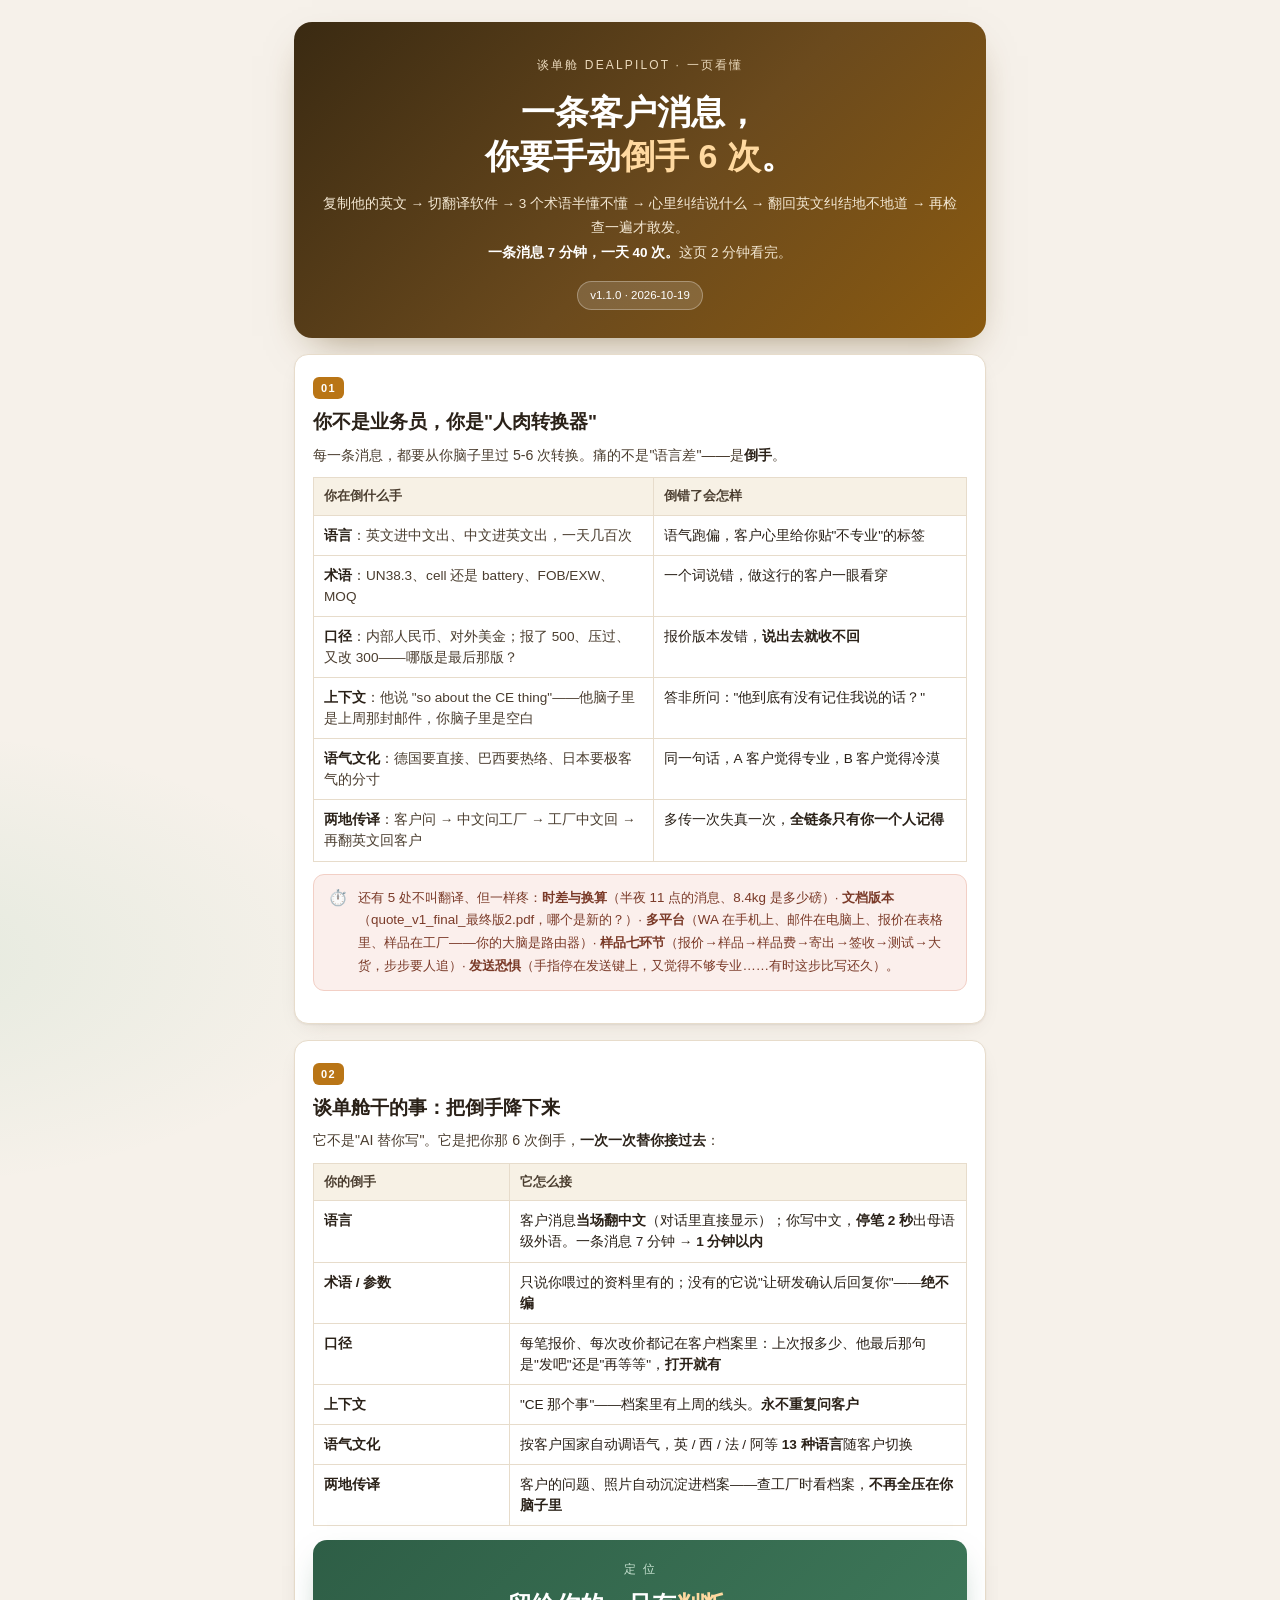
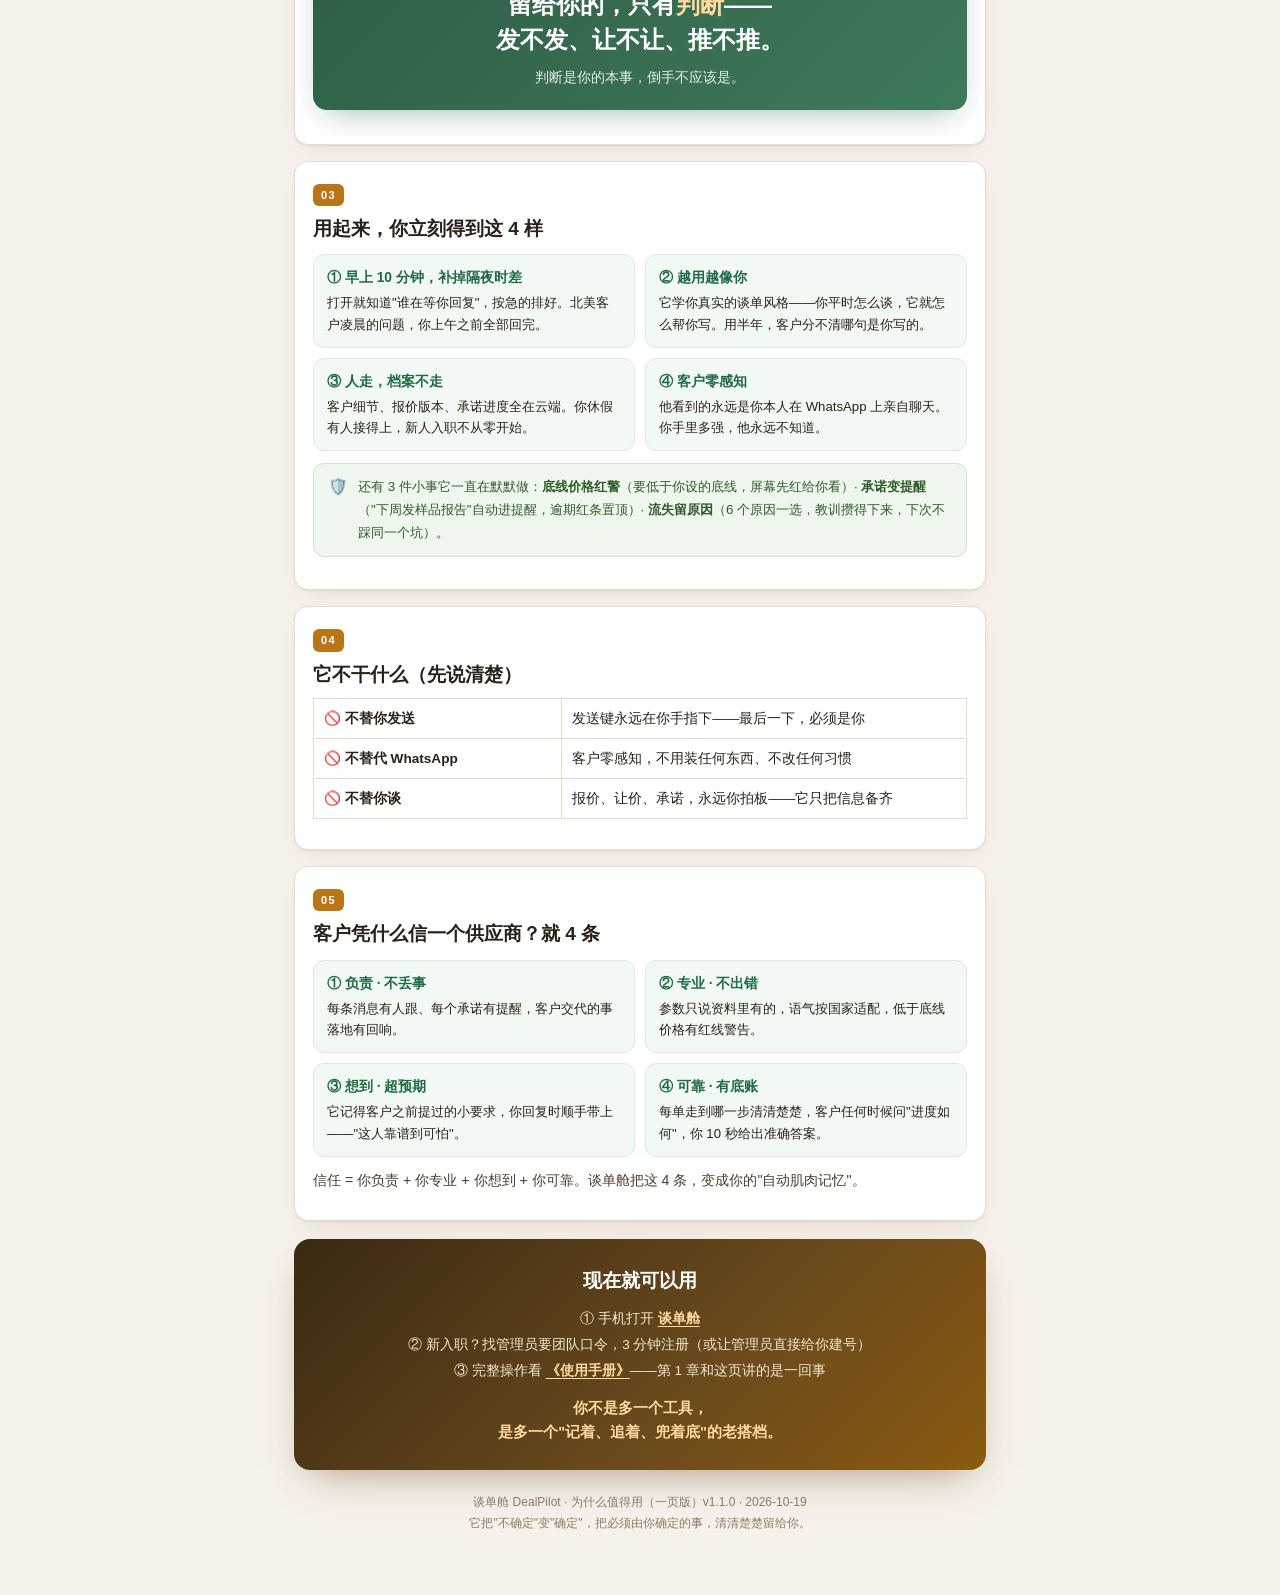
<file: pitch.html>
<!DOCTYPE html>
<html lang="zh-CN">
<head>
<meta charset="UTF-8"/>
<meta name="viewport" content="width=device-width, initial-scale=1.0"/>
<meta name="theme-color" content="#B97516"/>
<title>谈单舱 · 为什么值得用（一页版）</title>
<!-- OG 链接卡片（微信 / WhatsApp 粘贴链接时显示的封面+标题+摘要） -->
<meta property="og:type" content="website"/>
<meta property="og:title" content="谈单舱 DealPilot · 为什么值得用"/>
<meta property="og:description" content="一条客户消息，你要手动倒手 6 次。一条 7 分钟，一天 40 次——谈单舱把它们一次一次接过去，留给你的只有判断。2 分钟看完的一页版。"/>
<meta property="og:image" content="https://philchan351-art.github.io/dealdesk/og-cover.png"/>
<meta name="twitter:card" content="summary_large_image"/>
<style>
  *{box-sizing:border-box;margin:0;padding:0}
  :root{
    --bg:#F6F1EA; --card:#FFFFFF; --ink:#2A2118; --ink-2:#4A3D2F; --muted:#8A7B6A;
    --line:#E7DCCB; --line-2:#F0E8DA;
    --brand:#B97516; --brand-deep:#8A5A10;
    --green:#2F9E63; --blue:#3E6FA8; --red:#C2452D;
    --shadow:0 1px 2px rgba(60,40,10,.06),0 8px 24px -12px rgba(60,40,10,.18);
  }
  html{scroll-behavior:smooth}
  body{
    font-family:-apple-system,BlinkMacSystemFont,"Segoe UI","PingFang SC","Hiragino Sans GB","Microsoft YaHei",sans-serif;
    color:var(--ink);
    background:
      radial-gradient(1200px 500px at 80% -10%, rgba(185,117,22,.12), transparent 60%),
      radial-gradient(900px 420px at -10% 30%, rgba(47,158,99,.09), transparent 55%),
      var(--bg);
    line-height:1.65; font-size:15px;
  }
  .container{max-width:720px;margin:0 auto;padding:22px 14px 60px}

  /* hero */
  .hero{
    background:linear-gradient(135deg,#3A2A12 0%,#6B4A1D 55%,#8A5A10 100%);
    color:#fff;border-radius:18px;padding:34px 24px 28px;
    box-shadow:0 16px 40px -18px rgba(90,60,10,.55);text-align:center;
  }
  .hero-k{font-size:12px;letter-spacing:.18em;color:#EAD9BC;margin-bottom:14px}
  .hero h1{font-size:clamp(24px,6vw,34px);line-height:1.3;font-weight:800}
  .hero h1 em{font-style:normal;color:#FFD9A0}
  .hero .sub{margin-top:14px;font-size:13.5px;color:#F3E7D2;line-height:1.8}
  .hero .sub b{color:#fff}
  .hero .badge{display:inline-block;margin-top:16px;font-size:11.5px;background:rgba(255,255,255,.14);border:1px solid rgba(255,255,255,.3);padding:4px 12px;border-radius:999px}

  /* cards */
  .card{background:var(--card);border:1px solid var(--line);border-radius:14px;box-shadow:var(--shadow);padding:20px 18px;margin:16px 0}
  .sec-num{display:inline-block;font-size:11px;font-weight:800;letter-spacing:.12em;color:#fff;background:var(--brand);border-radius:6px;padding:2px 8px;margin-bottom:8px}
  .card h2{font-size:19px;font-weight:800;margin:2px 0 8px;line-height:1.4}
  .card p{font-size:14.2px;color:var(--ink-2);margin:8px 0}
  .card p b, .card li b{color:var(--ink)}

  table{width:100%;border-collapse:collapse;font-size:13.6px;margin:10px 0}
  th{background:#F7F1E5;text-align:left;font-size:12.5px;color:var(--ink-2);padding:8px 10px;border:1px solid var(--line)}
  td{padding:9px 10px;border:1px solid var(--line);vertical-align:top;line-height:1.55}
  td b{color:var(--ink)}
  .td-pain{color:var(--ink-2)}

  .callout{display:flex;gap:10px;border-radius:11px;padding:12px 14px;margin:12px 0;font-size:13.4px;line-height:1.7;align-items:flex-start}
  .callout .ic{font-size:16px;flex:none;line-height:1.4}
  .callout.c-gold{background:#FBF3E4;border:1px solid #F0DDB4;color:#6B4E14}
  .callout.c-gold b{color:#5A3F0C}
  .callout.c-warn{background:#FBEFEC;border:1px solid #F2CFc5;color:#7A3A28}
  .callout.c-tip{background:#EFF6EE;border:1px solid #CFE3CB;color:#2F5B2A}
  .callout.c-good{background:#EAF5F0;border:1px solid #CDE7DC;color:#0F5138}
  .callout b{font-weight:800}

  .duo{display:grid;grid-template-columns:1fr 1fr;gap:10px;margin:12px 0}
  .mini{border-radius:11px;padding:12px 13px;font-size:13.2px;line-height:1.6;border:1px solid var(--line);background:#FCFAF5}
  .mini b{display:block;font-size:13.8px;margin-bottom:3px}
  .mini.g{background:#F2F8F3;border-color:#DCEBDD}
  .mini.g b{color:#1F6B42}
  .mini b{color:var(--ink)}

  .big{
    background:linear-gradient(135deg,#2E5E46 0%,#3F7A5B 100%);
    color:#fff;border-radius:14px;padding:20px 18px;margin:14px 0;text-align:center;
    box-shadow:0 12px 30px -14px rgba(30,90,60,.5);
  }
  .big .t{font-size:12px;letter-spacing:.15em;color:#CBE5D4;margin-bottom:8px}
  .big .m{font-size:clamp(19px,4.6vw,24px);font-weight:800;line-height:1.45}
  .big .m em{font-style:normal;color:#FFD9A0}
  .big .s{margin-top:10px;font-size:13.5px;color:#E4F0E8}

  .cta{
    background:linear-gradient(135deg,#3A2A12 0%,#6B4A1D 60%,#8A5A10 100%);
    color:#fff;border-radius:16px;padding:26px 20px;margin:18px 0;text-align:center;
    box-shadow:0 16px 40px -18px rgba(90,60,10,.55);
  }
  .cta .t{font-size:19px;font-weight:800;margin-bottom:10px}
  .cta .l{font-size:13.5px;color:#F3E7D2;line-height:1.9}
  .cta .l a{color:#FFD9A0;font-weight:700;text-underline-offset:3px}
  .cta .b{margin-top:14px;font-size:14.5px;font-weight:800;color:#FFD9A0;line-height:1.6}

  .foot{text-align:center;font-size:12px;color:var(--muted);margin-top:22px;line-height:1.8}
  .foot a{color:var(--brand-deep);font-weight:700}

  @media (max-width:560px){
    .duo{grid-template-columns:1fr}
    body{font-size:14.5px}
  }
</style>
</head>
<body>
<div class="container">

  <div class="hero">
    <div class="hero-k">谈单舱 DEALPILOT · 一页看懂</div>
    <h1>一条客户消息，<br/>你要手动<em>倒手 6 次</em>。</h1>
    <div class="sub">
      复制他的英文 → 切翻译软件 → 3 个术语半懂不懂 → 心里纠结说什么 → 翻回英文纠结地不地道 → 再检查一遍才敢发。<br/>
      <b>一条消息 7 分钟，一天 40 次。</b>这页 2 分钟看完。
    </div>
    <span class="badge">v1.1.0 · 2026-10-19</span>
  </div>

  <section class="card">
    <span class="sec-num">01</span>
    <h2>你不是业务员，你是"人肉转换器"</h2>
    <p>每一条消息，都要从你脑子里过 5-6 次转换。痛的不是"语言差"——是<b>倒手</b>。</p>
    <table>
      <tr><th style="width:52%">你在倒什么手</th><th>倒错了会怎样</th></tr>
      <tr><td class="td-pain"><b>语言</b>：英文进中文出、中文进英文出，一天几百次</td><td>语气跑偏，客户心里给你贴"不专业"的标签</td></tr>
      <tr><td class="td-pain"><b>术语</b>：UN38.3、cell 还是 battery、FOB/EXW、MOQ</td><td>一个词说错，做这行的客户一眼看穿</td></tr>
      <tr><td class="td-pain"><b>口径</b>：内部人民币、对外美金；报了 500、压过、又改 300——哪版是最后那版？</td><td>报价版本发错，<b>说出去就收不回</b></td></tr>
      <tr><td class="td-pain"><b>上下文</b>：他说 "so about the CE thing"——他脑子里是上周那封邮件，你脑子里是空白</td><td>答非所问："他到底有没有记住我说的话？"</td></tr>
      <tr><td class="td-pain"><b>语气文化</b>：德国要直接、巴西要热络、日本要极客气的分寸</td><td>同一句话，A 客户觉得专业，B 客户觉得冷漠</td></tr>
      <tr><td class="td-pain"><b>两地传译</b>：客户问 → 中文问工厂 → 工厂中文回 → 再翻英文回客户</td><td>多传一次失真一次，<b>全链条只有你一个人记得</b></td></tr>
    </table>
    <div class="callout c-warn"><span class="ic">⏱️</span><div>还有 5 处不叫翻译、但一样疼：<b>时差与换算</b>（半夜 11 点的消息、8.4kg 是多少磅）· <b>文档版本</b>（quote_v1_final_最终版2.pdf，哪个是新的？）· <b>多平台</b>（WA 在手机上、邮件在电脑上、报价在表格里、样品在工厂——你的大脑是路由器）· <b>样品七环节</b>（报价→样品→样品费→寄出→签收→测试→大货，步步要人追）· <b>发送恐惧</b>（手指停在发送键上，又觉得不够专业……有时这步比写还久）。</div></div>
  </section>

  <section class="card">
    <span class="sec-num">02</span>
    <h2>谈单舱干的事：把倒手降下来</h2>
    <p>它不是"AI 替你写"。它是把你那 6 次倒手，<b>一次一次替你接过去</b>：</p>
    <table>
      <tr><th style="width:30%">你的倒手</th><th>它怎么接</th></tr>
      <tr><td class="td-pain"><b>语言</b></td><td>客户消息<b>当场翻中文</b>（对话里直接显示）；你写中文，<b>停笔 2 秒</b>出母语级外语。一条消息 7 分钟 → <b>1 分钟以内</b></td></tr>
      <tr><td class="td-pain"><b>术语 / 参数</b></td><td>只说你喂过的资料里有的；没有的它说"让研发确认后回复你"——<b>绝不编</b></td></tr>
      <tr><td class="td-pain"><b>口径</b></td><td>每笔报价、每次改价都记在客户档案里：上次报多少、他最后那句是"发吧"还是"再等等"，<b>打开就有</b></td></tr>
      <tr><td class="td-pain"><b>上下文</b></td><td>"CE 那个事"——档案里有上周的线头。<b>永不重复问客户</b></td></tr>
      <tr><td class="td-pain"><b>语气文化</b></td><td>按客户国家自动调语气，英 / 西 / 法 / 阿等 <b>13 种语言</b>随客户切换</td></tr>
      <tr><td class="td-pain"><b>两地传译</b></td><td>客户的问题、照片自动沉淀进档案——查工厂时看档案，<b>不再全压在你脑子里</b></td></tr>
    </table>
    <div class="big">
      <div class="t">定 位</div>
      <div class="m">留给你的，只有<em>判断</em>——<br/>发不发、让不让、推不推。</div>
      <div class="s">判断是你的本事，倒手不应该是。</div>
    </div>
  </section>

  <section class="card">
    <span class="sec-num">03</span>
    <h2>用起来，你立刻得到这 4 样</h2>
    <div class="duo">
      <div class="mini g"><b>① 早上 10 分钟，补掉隔夜时差</b>打开就知道"谁在等你回复"，按急的排好。北美客户凌晨的问题，你上午之前全部回完。</div>
      <div class="mini g"><b>② 越用越像你</b>它学你真实的谈单风格——你平时怎么谈，它就怎么帮你写。用半年，客户分不清哪句是你写的。</div>
      <div class="mini g"><b>③ 人走，档案不走</b>客户细节、报价版本、承诺进度全在云端。你休假有人接得上，新人入职不从零开始。</div>
      <div class="mini g"><b>④ 客户零感知</b>他看到的永远是你本人在 WhatsApp 上亲自聊天。你手里多强，他永远不知道。</div>
    </div>
    <div class="callout c-tip"><span class="ic">🛡️</span><div>还有 3 件小事它一直在默默做：<b>底线价格红警</b>（要低于你设的底线，屏幕先红给你看）· <b>承诺变提醒</b>（"下周发样品报告"自动进提醒，逾期红条置顶）· <b>流失留原因</b>（6 个原因一选，教训攒得下来，下次不踩同一个坑）。</div></div>
  </section>

  <section class="card">
    <span class="sec-num">04</span>
    <h2>它不干什么（先说清楚）</h2>
    <table>
      <tr><td style="width:38%">🚫 <b>不替你发送</b></td><td>发送键永远在你手指下——最后一下，必须是你</td></tr>
      <tr><td>🚫 <b>不替代 WhatsApp</b></td><td>客户零感知，不用装任何东西、不改任何习惯</td></tr>
      <tr><td>🚫 <b>不替你谈</b></td><td>报价、让价、承诺，永远你拍板——它只把信息备齐</td></tr>
    </table>
  </section>

  <section class="card">
    <span class="sec-num">05</span>
    <h2>客户凭什么信一个供应商？就 4 条</h2>
    <div class="duo">
      <div class="mini g"><b>① 负责 · 不丢事</b>每条消息有人跟、每个承诺有提醒，客户交代的事落地有回响。</div>
      <div class="mini g"><b>② 专业 · 不出错</b>参数只说资料里有的，语气按国家适配，低于底线价格有红线警告。</div>
      <div class="mini g"><b>③ 想到 · 超预期</b>它记得客户之前提过的小要求，你回复时顺手带上——"这人靠谱到可怕"。</div>
      <div class="mini g"><b>④ 可靠 · 有底账</b>每单走到哪一步清清楚楚，客户任何时候问"进度如何"，你 10 秒给出准确答案。</div>
    </div>
    <p>信任 = 你负责 + 你专业 + 你想到 + 你可靠。谈单舱把这 4 条，变成你的"自动肌肉记忆"。</p>
  </section>

  <div class="cta">
    <div class="t">现在就可以用</div>
    <div class="l">
      ① 手机打开 <a href="https://philchan351-art.github.io/dealdesk/">谈单舱</a><br/>
      ② 新入职？找管理员要团队口令，3 分钟注册（或让管理员直接给你建号）<br/>
      ③ 完整操作看 <a href="manual.html">《使用手册》</a>——第 1 章和这页讲的是一回事
    </div>
    <div class="b">你不是多一个工具，<br/>是多一个"记着、追着、兜着底"的老搭档。</div>
  </div>

  <div class="foot">
    谈单舱 DealPilot · 为什么值得用（一页版）v1.1.0 · 2026-10-19<br/>
    它把"不确定"变"确定"，把必须由你确定的事，清清楚楚留给你。
  </div>

</div>
</body>
</html>
</file>
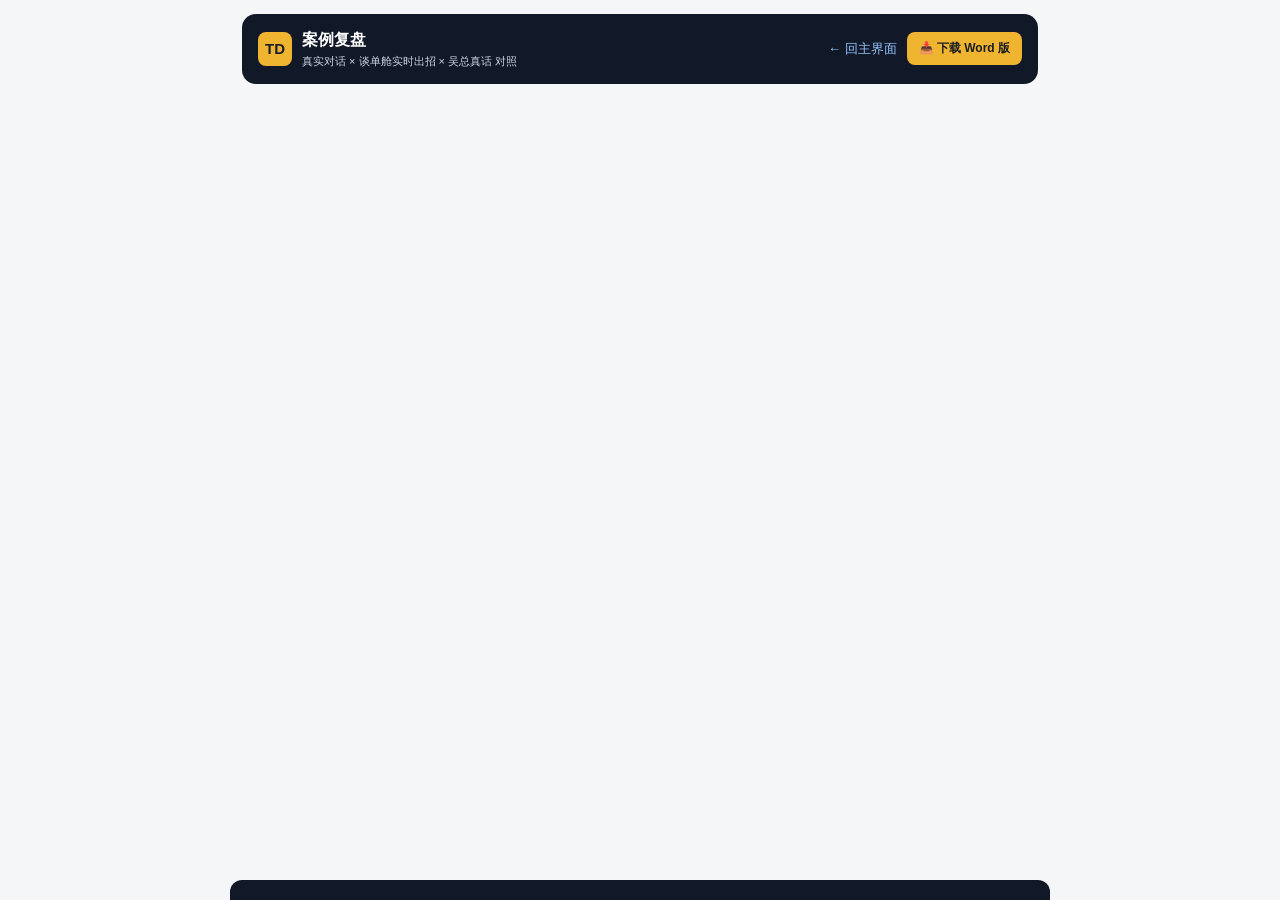
<file: review.html>
<!DOCTYPE html>
<html lang="zh-CN">
<head>
<meta charset="UTF-8"/>
<meta name="viewport" content="width=device-width, initial-scale=1.0"/>
<meta http-equiv="Content-Security-Policy" content="default-src 'self'; script-src 'self'; style-src 'self' 'unsafe-inline'; img-src 'self' data: blob: https:; connect-src 'self' https:; object-src 'none'; base-uri 'self'; form-action 'self'; download-src 'self' blob:"/>
<title>案例复盘 · 谈单舱</title>
<meta name="theme-color" content="#EFB530"/>
<style>
  :root{--ink:#1a1d24;--mut:#6b7280;--line:#e6e8ec;--cust:#2563eb;--sell:#0f766e;--card:#fff;--bg:#f5f6f8;--stage:#7c3aed;--warn:#b45309;--good:#15803d;--brand:#EFB530;}
  *{box-sizing:border-box}
  body{margin:0;font-family:-apple-system,"Segoe UI","Microsoft YaHei",sans-serif;background:var(--bg);color:var(--ink);line-height:1.55}
  .wrap{max-width:820px;margin:0 auto;padding:14px 12px 90px}
  .top{display:flex;align-items:center;gap:10px;background:#111827;color:#fff;border-radius:14px;padding:14px 16px;margin-bottom:14px}
  .top .mk{background:var(--brand);color:#1a1d24;font-weight:900;border-radius:8px;width:34px;height:34px;display:flex;align-items:center;justify-content:center;font-size:15px}
  .top h1{font-size:16px;margin:0}
  .top .sub{font-size:11px;color:#cbd5e1}
  .top a{margin-left:auto;color:#93c5fd;text-decoration:none;font-size:13px}
  .login{background:#fff;border:1px solid var(--line);border-radius:14px;padding:18px;margin-bottom:14px}
  .login h2{font-size:15px;margin:0 0 4px}
  .login p{font-size:12px;color:var(--mut);margin:0 0 12px}
  .login input{width:100%;padding:10px;border:1px solid var(--line);border-radius:9px;font-size:14px;margin-bottom:8px}
  .login button{width:100%;padding:11px;border:0;border-radius:9px;background:var(--brand);font-size:14px;font-weight:700;color:#1a1d24}
  .err{color:#b91c1c;font-size:12px;margin-top:8px}
  select.case{width:100%;padding:10px;border:1px solid var(--line);border-radius:10px;font-size:14px;background:#fff;margin-bottom:10px}
  .meta{font-size:13px;color:var(--mut);background:#fff;border:1px solid var(--line);border-radius:12px;padding:10px 12px;margin-bottom:10px}
  .stat{display:flex;gap:8px;flex-wrap:wrap;margin-bottom:12px}
  .stat div{background:#fff;border:1px solid var(--line);border-radius:10px;padding:6px 10px;font-size:11px;flex:1;min-width:70px;text-align:center}
  .stat div b{display:block;font-size:16px;color:var(--stage)}
  .stage{background:var(--stage);color:#fff;font-size:12px;font-weight:700;border-radius:999px;padding:4px 12px;display:inline-block;margin:16px 4px 8px}
  .msg{border:1px solid var(--line);border-radius:12px;background:#fff;padding:9px 12px;margin:8px 0}
  .msg .who{font-size:11px;font-weight:700;margin-bottom:3px}
  .msg.c .who{color:var(--cust)} .msg.m .who{color:var(--sell)}
  .msg .t{font-size:11px;color:var(--mut);font-weight:400;margin-left:6px}
  .msg .txt{font-size:14px;white-space:pre-wrap;word-break:break-word}
  .node{border:2px solid #a5b4fc;background:#f8faff;border-radius:14px;padding:12px 14px;margin:12px 0}
  .node .rh{font-size:13px;font-weight:800;color:var(--stage);margin-bottom:8px}
  .row{font-size:13px;margin:8px 0}
  .row .lb{font-weight:700;font-size:11px;color:var(--mut);display:block;margin-bottom:3px;letter-spacing:.3px}
  .row.gt{background:#f0fdf4;border-radius:8px;padding:8px 10px}
  .row.gt .lb{color:var(--sell)}
  .row.nt{color:#7c2d12;background:#fffbeb;border-radius:8px;padding:8px 10px}
  .row.nt .lb{color:var(--warn)}
  .row.bb{color:#991b1b;background:#fef2f2;border:1px solid #fecaca;border-radius:8px;padding:8px 10px}
  .row.bb .lb{color:#b91c1c}
  .ai{background:#eef7ff;border:1px solid #7dd3fc;border-radius:8px;padding:8px 10px;color:#0c4a6e}
  .ai .lb{font-weight:700;font-size:11px;color:#0369a1;display:block;margin-bottom:4px}
  .ai .mv{font-size:11px;color:#0e7490;margin-bottom:5px}
  .ai .en{font-size:13px;white-space:pre-wrap}
  .ai .zh{font-size:12px;color:#64748b;margin-top:5px;border-top:1px dashed #bae6fd;padding-top:5px}
  .run{margin:8px 0;padding:9px 14px;border:0;border-radius:9px;background:var(--stage);color:#fff;font-size:13px;font-weight:700}
  .run:disabled{background:#c4b5fd;cursor:default}
  .judge{display:flex;gap:8px;flex-wrap:wrap;margin:8px 0;align-items:center}
  .judge button{border:1px solid var(--line);background:#fff;border-radius:8px;padding:6px 12px;font-size:12px;font-weight:700}
  .judge button.on-good{background:#dcfce7;border-color:#86efac;color:var(--good)}
  .judge button.on-bad{background:#fee2e2;border-color:#fca5a5;color:#b91c1c}
  .judge button.on-fix{background:#fef9c3;border-color:#fde047;color:#854d0e}
  .judge input{flex:1;min-width:120px;border:1px solid var(--line);border-radius:8px;padding:6px 10px;font-size:12px}
  .sum{position:fixed;bottom:0;left:0;right:0;background:#111827;color:#fff;padding:10px 16px;font-size:12px;display:flex;gap:14px;align-items:center;max-width:820px;margin:0 auto;border-radius:12px 12px 0 0}
  .sum b{font-size:15px}
  .sum .g{color:#4ade80}.sum .b{color:#f87171}.sum .f{color:#fde047}
  .loading{color:var(--mut);font-size:12px}
</style>
</head>
<body>
<div class="wrap">
  <div class="top">
    <div class="mk">TD</div>
    <div><h1>案例复盘</h1><div class="sub">真实对话 × 谈单舱实时出招 × 吴总真话 对照</div></div>
    <a href="index.html">← 回主界面</a>
    <button onclick="exportWord({filename:'案例复盘-' + (window.CASES && window.cur ? cur.id : 'case'), area:'#app'})" style="border:0;background:var(--brand);color:#1a1d24;font-weight:700;font-size:12px;border-radius:8px;padding:8px 12px;cursor:pointer">📥 下载 Word 版</button>
  </div>
  <div id="login" class="login" hidden>
    <h2>登录账号</h2>
    <p>用你日常登录谈单舱的账号。登录态复用，跑的是线上同一个 brain。</p>
    <input id="lu" type="text" placeholder="账号名（如 philchan）"/>
    <input id="lp" type="password" placeholder="密码"/>
    <button id="lb" onclick="doLogin()">登录并进入复盘</button>
    <div id="lerr" class="err"></div>
  </div>
  <div id="app" hidden>
    <select class="case" id="caseSel" onchange="renderCase()"></select>
    <div id="meta"></div>
    <div class="stat" id="stat"></div>
    <div id="tl"></div>
  </div>
</div>
<div class="sum" id="sum" hidden></div>
<script src="word-export.js?v=1.8.2"></script>
<script src="turns.js?v=1.8.2"></script>
<script src="prompts.js?v=1.8.2"></script>
<script>
/* ===== 复盘页：自包含。只依赖 prompts.js + 线上 /llm ===== */
var FC_DEFAULT = "https://dealdes-clnhfkexse.cn-hangzhou.fcapp.run";
var AUTH_KEY = "dealdesk.auth.v1";
var SET_KEY = "dealdesk.settings";
var STAGES = ["询盘","需求确认","报价","谈判","样品确认","成交"];
function authGet(){ try{ return JSON.parse(localStorage.getItem(AUTH_KEY))||null; }catch(e){ return null; } }
function proxyUrl(){
  try{ var s=JSON.parse(localStorage.getItem(SET_KEY)); if(s&&s.cloud&&s.cloud.proxyUrl) return s.cloud.proxyUrl; }catch(e){}
  return FC_DEFAULT;
}
function factRule(){ return "\n【参数红线（最高优先级，压过其他所有要求）】\n1. 产品参数（续航/电池/充电/认证/重量/容量/MOQ/价格/产能/交货期等）只能引用【资料】或客户档案里明确写过的内容。\n2. 没写明的参数：禁止写具体数值，禁止编造认证、奖项、合作客户、成立年份、收款人身份。只允许：①不提该参数 ②反问客户需要什么规格/数量 ③说“具体需与研发/QC 确认后发你”。\n3. 币种与状态卡优先（10/30 裁定）：档案/对话已报给该客户的数字（样品价、运费、总额等）优先于资料默认数字；档案写 RMB 就按 RMB 答、写 USD 就按 USD 答，严禁跨币种折算。"; }
function ctx(b){ var l=(b.messages||[]).slice(-5).map(function(m){return (m.from==="me"?"卖家":"客户")+":"+m.text;}).join("\n"); var rl=(b.lastRead&&b.lastRead.posture)?("\n最近研判:"+b.lastRead.posture+(b.lastRead.concern?"｜在意:"+b.lastRead.concern:"")):""; return "客户:"+b.name+"（"+b.country+"，"+b.company+"）｜谈单阶段:"+STAGES[b.stage]+"｜意向分:"+b.intent+rl+"\n档案:"+(b.context||[]).map(function(c){return c.k+"="+c.v;}).join("；")+"\n最近对话:\n"+l; }
function esc(s){ return String(s==null?"":s).replace(/&/g,"&amp;").replace(/</g,"&lt;").replace(/>/g,"&gt;"); }
function parseSuggest(raw){ var t=String(raw); var g=function(k){var m=t.match(new RegExp(k+String.fromCharCode(58,65307).replace(String.fromCharCode(65307),"[:：]")+"\\s*([^\\n]+)")); return m?m[1].trim():"";};
  var o=null; try{ var tt=t.trim().replace(/^```json\s*/i,"").replace(/```\s*$/,""); var a=tt.indexOf("{"),b2=tt.lastIndexOf("}"); if(a>=0&&b2>0) o=JSON.parse(tt.slice(a,b2+1)); }catch(e){}
  var diag=(o&&o.diagnosis)||{}, sug=(o&&o.suggestions&&o.suggestions[0])||null;
  return { reply: sug?sug.text:t.trim(), zh: sug&&sug.zh?sug.zh:"", move: diag.move||"", nextGoal: diag.nextGoal||"", blocker: (diag.blocker&&diag.blocker!=="无"&&diag.blocker!=="none")?diag.blocker:"" }; }
/* ===== 案例数据（blocks 顺序渲染：msg/stage/node）===== */
var CASES = [
 {
  id:"amritpal", title:"Amritpal Singh · 澳洲 · 广交会现场", sub:"买家 / 跑展采购 · 目标：先拿 2 台样品",
  owner:{name:"Amritpal Singh",country:"澳大利亚",company:"广交会跑展采购"},
  stats:[["24h","首询到付款"],["2 台","成交（银色）"],["3,080 RMB","最终价"]],
  blocks:[
   {k:"stage",l:"阶段① 首询"},
   {k:"msg",w:"c",t:"10/21 03:03",x:"How much for one"},
   {k:"node",id:1,label:"节点1 · 首询「How much for one」",cust:"零售式问法，想知道单个多少钱",
     gt:"「你是自己用，还是做生意？」（反问定性）",nt:"直接报 222/236 就会被拿 Amazon 599 比“一个多少钱”。反问把零售询价改成样品单，后面 MOQ/批量价/返样才立得住。",boss:"是在判断是 B 端还是 C 端客户，所以这样问；如果是自己用就是 C 端，做生意就是 B 端；你的回答太啰嗦。",
     stage:0,intent:2,context:[{k:"用途",v:"尚未明确，首询"}],lastRead:{},msgs:[]},
   {k:"msg",w:"c",t:"10/21 03:58",x:"At the moment as a sample"},
   {k:"msg",w:"c",t:"10/21 04:01",x:"Right now im in china guangzhou"},
   {k:"stage",l:"阶段② 报价（澳洲→广州切换）"},
   {k:"msg",w:"m",t:"10/21 04:02",x:"澳洲 DDP $316（样品$236+海运$80，含税清关）· 零售 Amazon $599.99 · 海运比空运省"},
   {k:"msg",w:"m",t:"10/21 04:03",x:"人在广州 → 直接送到酒店，总共 $240"},
   {k:"node",id:2,label:"节点2 · 报价三件套 + 位置一变价立刻变",cust:"“at the moment as a sample” + “right now im in china guangzhou”",
     gt:"① 澳洲 DDP $316 ② 零售锚 $599.99 ③ 海运更省 ④ 人在广州 → 立刻改报 $240 送到酒店",nt:"落地价+零售锚+更省方案。位置一变就整单重算（$316→$240），不是打折，是去掉不存在的运费。",boss:"先告诉客户我们这个产品的市场价，澳洲的和零售价，让客户知道我们的产品定位；第二，捕捉到了客户在广州，因此瞬间抓住机会，运费很便宜；你的没有前面的价格的铺垫，直接说不收运费，客户是没感觉的。",
     stage:2,intent:3,context:[{k:"用途",v:"先拿样品"},{k:"位置",v:"广州 Swissôtel"},{k:"渠道",v:"广交会"}],lastRead:{posture:"推进",concern:"想知道落地成本"},msgs:[{f:"c",t:"How much for one"},{f:"me",t:"自用还是做生意?"},{f:"c",t:"As a sample. I'm in China Guangzhou now."}]},
   {k:"msg",w:"c",t:"10/21 04:03",x:"Ok · Send me a catalogue if possible please"},
   {k:"stage",l:"阶段③ 信息包"},
   {k:"msg",w:"m",t:"10/21 04:09",x:"四连发：规格(93.6Wh可拆/8.4kg/120-150kg) + 6条卖点 + 价格/MOQ/颜色 + 零售参考价"},
   {k:"node",id:3,label:"节点3 · “给我目录”",cust:"“Send me a catalogue”——要评估资料",
     gt:"不发 PDF，连发四条结构化信息包：规格+卖点+完整价格/MOQ/颜色+零售参考价",nt:"“给目录”=要决策依据，不是要收藏。一次性给全=“我没有隐藏价”。挤牙膏式回复会让人怀疑还有更低价。",boss:"客户现在基本不收邮箱邮件了，通过 WhatsApp 直接发给他产品资料，他会看，让他进一步了解产品；你的后一句“如果你希望确认样品订单或讨论颜色选项，请告诉我”相当于废话，因为客户在不了解你和你产品的情况下，永远不会下订单。",
     stage:2,intent:4,context:[{k:"用途",v:"先拿样品"},{k:"位置",v:"广州 Swissôtel"},{k:"已报",v:"澳洲$316/广州$240"}],lastRead:{posture:"推进",concern:"要评估产品"},msgs:[{f:"me",t:"澳洲$316; 人在广州可$240送到酒店"},{f:"c",t:"Ok. Send me a catalogue if possible please."}]},
   {k:"msg",w:"c",t:"10/21 18:09",x:"What will be the price if I order a sample here in guangzhou · Swissôtel, next 3 days at Canton Fair"},
   {k:"node",id:4,label:"节点4 · 再问广州样品价",cust:"再问广州价格 + 交代位置与行程",
     gt:"① 诚实：广州没实体店，深圳有经销商 ② 工厂直发酒店 ③ $240 送到酒店 ④ 要收件人信息 ⑤ 问 RMB/USD ⑥ 预判：跑展会不会换酒店",nt:"诚实（没店）+立刻给替代（直发）；主动铺支付路（先问币种）；预判他会换酒店，避免发错地址。",
     stage:2,intent:4,context:[{k:"位置",v:"广州 Swissôtel，接下来三天跑广交会"},{k:"已报",v:"广州 $240 送到酒店"}],lastRead:{posture:"推进",concern:"确认最终落地价"},msgs:[{f:"c",t:"What will be the price if I order a sample here in guangzhou? I'm at Swissotel, next three days at Canton Fair."}]},
   {k:"msg",w:"c",t:"10/21 20:45",x:"I'll pay in rmb and how much · How this go in plane · We stay same hotel · Give me battery details"},
   {k:"node",id:5,label:"节点5 · 一口气连问 4 个",cust:"付 RMB / 能否登机 / 住同酒店 / 电池细节",
     gt:"先答钱：1,580 RMB（最急的放最前），再答登机，再答电池；颜色单独一条问",nt:"连发多问时，按“他最急拍板的那条”排序，不按发送顺序——先答钱。",
     stage:2,intent:5,context:[{k:"已报",v:"广州 $240 / 1,580 RMB"},{k:"付款",v:"客户要付 RMB"}],lastRead:{posture:"推进",concern:"确认能否用/合规"},msgs:[{f:"c",t:"I'll pay in RMB and how much that will be. How this go in plane as luggage or handbag? Give me details for battery please."}]},
   {k:"node",id:6,label:"节点6 · 机场问题（C端vsB端那类）",cust:"“能不能当行李/手提带上飞机”",
     gt:"20寸登机；部分航司7kg限重、超重拆电池托运；电池93.6Wh<100Wh可手提、可当充电宝；有UN38.3/MSDS",nt:"这单他自己要带，给登机信息合理。若他是纯卖家、没说要带，应收成一句：“这是品类第一道销售门槛，93.6Wh可拆能带上飞机，你可直接写进产品页。”",
     stage:2,intent:5,context:[{k:"合规",v:"电池 93.6Wh 可拆"}],lastRead:{posture:"追问",concern:"怕过不了安检/退货"},msgs:[{f:"c",t:"How this go in plane as a luggage or as a handbag?"}]},
   {k:"msg",w:"c",t:"10/22 01:49",x:"Will you negotiate · I'll take 2"},
   {k:"stage",l:"阶段⑤ 砍价（已决定）"},
   {k:"node",id:7,label:"节点7 · “Will you negotiate”（他先说“I'll take 2”）",cust:"“能谈吗？” + “我要2台”——已决定，只差面子",
     gt:"“样品价按MOQ 100台价定的，单价不能谈；不过运费可更好”→ 2台1,560/台共3,120；再送“下次大货多1台抵样机”",nt:"已决定买的砍价→单价不让、换运费维度让1.3%、加“下次大货送1台”锁下一单。与Tushar（还没决定）一分不让形成对照。",
     stage:3,intent:5,context:[{k:"意向",v:"已说要2台"},{k:"已报",v:"2台1,560/台共3,120"}],lastRead:{posture:"砍价",concern:"想再省一点/确认没被宰"},msgs:[{f:"c",t:"Will you negotiate? I'll take 2."}]},
   {k:"msg",w:"c",t:"10/22 01:56",x:"Make 3000 for 2 please"},
   {k:"node",id:8,label:"节点8 · “Make 3000 for 2”（砍3.8%）",cust:"还价 3,000（比3,120少3.8%）",
     gt:"“各让一步”→3,080（只让1.3%），并给运费成本理由（浙江到广州约200元、24kg）",nt:"让幅不超过对方要求的一半（他3.8%，让1.3%）；让价带物理理由，不凭空让。",
     stage:3,intent:5,context:[{k:"意向",v:"已决定2台"},{k:"已报",v:"3,120（2台）"}],lastRead:{posture:"砍价",concern:"压到心理价"},msgs:[{f:"me",t:"单价不能谈，但运费可更好。2台1,560/台共3,120"},{f:"c",t:"Make 3000 for 2 please."}]},
   {k:"msg",w:"c",t:"10/22 02:09",x:"If you send now how long it will take · my friend leaves Sunday morning, bag arrives Saturday"},
   {k:"stage",l:"阶段⑥ 交付与时间压力"},
   {k:"node",id:9,label:"节点9 · 时间压力（朋友周日5点飞机）",cust:"周六必须到，朋友周日早上5点起飞",
     gt:"① 诚实：今天发不了（快递5点已取件）② 明天发→后天下午/最晚大后天早上 ③ 我去问最快快递 ④ 真实原因：广交会+双11次日达不可靠 ⑤ 建议今天就发、确认颜色，工厂直送快递站点 ⑥ “工人快下班，我还要去仓库拿澳洲插头”",nt:"全程没拍胸脯；“澳洲插头”他没说、我们想到了（客户当场开始问付款）。可信度来自前面承认过多少次“不确定”。",
     stage:4,intent:6,context:[{k:"时间",v:"朋友周日早上5点飞，周六必须到"},{k:"意向",v:"决定买2台银色"}],lastRead:{posture:"推进",concern:"赶时间怕迟到"},msgs:[{f:"c",t:"If you send now how long it will take? My friend is leaving Sunday morning, if bag arrives Saturday only then he can buy."}]},
   {k:"msg",w:"c",t:"10/22 02:27",x:"Okok send 2 silver color · And let me know if I alipay you"},
   {k:"node",id:10,label:"节点10 · 发货前纠错（颜色）",cust:"“send 2 silver color”",
     gt:"发图指出“这是深灰不是银，第三个才是银”，确认后再发",nt:"发货前主动纠错=省一次售后。与Naseer邮编纠错同一动作模式。",
     stage:4,intent:6,context:[{k:"意向",v:"下单2台银色"},{k:"颜色",v:"银色"}],lastRead:{posture:"推进",concern:"确认无误"},msgs:[{f:"me",t:"工厂直发，今天发最快。确认颜色"},{f:"c",t:"Okok send 2 silver color. And let me know if I alipay you."}]},
   {k:"msg",w:"m",t:"10/22 02:38",x:"吴秋平（收款户名）"},
   {k:"node",id:12,label:"节点11 · 收款户名（客户看到“吴秋平”发了“?”）",cust:"客户看到收款户名，发了个问号",
     gt:"不慌，一句话解释“银行转账要核对户名，复制粘贴即可”；收款后主动汇报“已收到，等快递取件”",nt:"支付摩擦要提前一步铺好：币种→账户→户名→用途说明。别把“?”当成不信任。",
     stage:5,intent:6,context:[{k:"状态",v:"已付款，等快递取件"},{k:"场景",v:"客户看到收款户名吴秋平，发了个问号"}],lastRead:{posture:"正常",concern:"确认户名用途"},msgs:[{f:"me",t:"吴秋平"},{f:"c",t:"?"}]},
   {k:"msg",w:"c",t:"10/22 05:08",x:"🤣 Wow · Didn't knew dear · Hi cherry How are you"},
   {k:"stage",l:"阶段⑦ 关系升级"},
   {k:"node",id:11,label:"节点12 · 关系升级（成交后纠正称呼）",cust:"客户一路叫 brother",
     gt:"钱到账、货发出后，才说“我是女的，叫Cherry”；客户🤣→改口“dear / Hi cherry How are you”",nt:"时机是全部：成交前纠正会生分，成交后纠正变成玩笑。零成本把称呼从bro升到dear。",
     stage:5,intent:6,context:[{k:"状态",v:"已付款发货"},{k:"称呼",v:"客户一直叫 brother"}],lastRead:{posture:"正常",concern:"关系维护"},msgs:[{f:"me",t:"I've received your payment"},{f:"c",t:"Ok bro."}]}
  ]
 }
];
/* ===== 渲染 + 实时调用 + 判定 ===== */
var MARK_KEY = "review.marks.v1";
function marks(){ try{ return JSON.parse(localStorage.getItem(MARK_KEY))||{}; }catch(e){ return {}; } }
function saveMarks(m){ localStorage.setItem(MARK_KEY, JSON.stringify(m)); }
var cur = null;
function fillCaseSel(){ var s=document.getElementById("caseSel"); s.innerHTML=""; CASES.forEach(function(c){ var o=document.createElement("option"); o.value=c.id; o.textContent=c.title; s.appendChild(o); }); }
function renderCase(){
  var sel=document.getElementById("caseSel"); var id=sel.value||(CASES[0]&&CASES[0].id);
  if(sel&&CASES[0]&&!id) sel.value=CASES[0].id;
  cur=CASES.filter(function(c){return c.id===id;})[0]; if(!cur) return;
  document.getElementById("meta").innerHTML='<div class="meta">'+esc(cur.sub)+'</div>';
  document.getElementById("stat").innerHTML=cur.stats.map(function(s){return '<div>'+esc(s[0])+'<span style="color:var(--mut)">'+esc(s[1])+'</span></div>';}).join("");
  var tl="";
  cur.blocks.forEach(function(b){
    if(b.k==="stage") tl+='<div class="stage">'+esc(b.l)+'</div>';
    else if(b.k==="msg") tl+='<div class="msg '+(b.w==="c"?"c":"m")+'"><div class="who">'+(b.w==="c"?"客户":"吴总")+'<span class="t">'+esc(b.t)+'</span></div><div class="txt">'+esc(b.x)+'</div></div>';
    else if(b.k==="node") tl+=nodeHtml(b);
  });
  document.getElementById("tl").innerHTML=tl;
  updateSum();
}
function nodeHtml(n){
  var mk=marks()[(cur.id+":"+n.id)]||{};
  return '<div class="node" id="n'+n.id+'">'
    +'<div class="rh">'+esc(n.label)+'</div>'
    +'<div class="row"><span class="lb">客户在试探什么</span>'+esc(n.cust)+'</div>'
    +'<button class="run" id="r'+n.id+'" onclick="runNode('+n.id+')">▶ 跑 谈单舱（线上 brain 实时生成）</button>'
    +'<div id="a'+n.id+'"></div>'
    +'<div class="row gt"><span class="lb">✅ 吴总当时实际怎么回</span>'+esc(n.gt)+'</div>'
    +'<div class="row nt"><span class="lb">差异点 / 为什么</span>'+esc(n.nt)+'</div>'
    +(n.boss?'<div class="row bb"><span class="lb">📌 老板判词（Phil 红笔 2026-10-24）</span>'+esc(n.boss)+'</div>':"")
    +'<div class="judge">'
      +'<button id="g'+n.id+'" onclick="judge('+n.id+',\'good\')">对</button>'
      +'<button id="b'+n.id+'" onclick="judge('+n.id+',\'bad\')">差</button>'
      +'<button id="x'+n.id+'" onclick="judge('+n.id+',\'fix\')">改</button>'
      +'<input id="note'+n.id+'" placeholder="一句话：错在哪 / 吴总会怎么说" value="'+esc(mk.note||"")+'" onchange="saveNote('+n.id+')" />'
    +'</div></div>';
}
function buyerOf(n){
  var o=(cur&&cur.owner)||{name:"—",country:"—",company:"—"};
  return { name:o.name, country:o.country, company:o.company, scope:"suitcase",
    stage:n.stage, intent:n.intent, context:n.context, lastRead:n.lastRead,
    messages:(n.msgs||[]).map(function(m){ return { from:(m.f==="me"?"me":"buyer"), text:m.t }; }) };
}
function runNode(nid){
  var n=cur.blocks.filter(function(b){return b.k==="node"&&b.id===nid;})[0];
  var btn=document.getElementById("r"+nid), box=document.getElementById("a"+nid);
  btn.disabled=true; btn.textContent="生成中…";
  box.innerHTML='<div class="ai"><span class="lb">🤖 谈单舱</span><div class="loading">线上 brain 生成中，约 2–4 秒…</div></div>';
  var au=authGet(); var sess=au&&au.session;
  if(!sess){ box.innerHTML='<div class="ai"><span class="lb">未登录</span>请先登录。</div>'; btn.disabled=false; btn.textContent="▶ 跑 谈单舱"; return; }
  var b=buyerOf(n);
  fetch(proxyUrl()+"/llm",{method:"POST",headers:{"Content-Type":"application/json","x-dealdesk-session":sess,"x-dealdesk-scope":"suitcase"},
    body:JSON.stringify({model:"qwen-flash",messages:[{role:"system",content:ctx(b)+factRule()},{role:"user",content:window.Prompts.suggest(b)}],max_tokens:600,temperature:0.4})})
   .then(function(r){return r.json();})
   .then(function(j){ var c=(j.choices&&j.choices[0]&&j.choices[0].message&&j.choices[0].message.content)||j.content||JSON.stringify(j); var s=parseSuggest(c);
     box.innerHTML='<div class="ai"><span class="lb">🤖 谈单舱真实生成（qwen-flash + 线上资料）</span>'
       +'<div class="mv">出招：'+esc(s.move)+(s.nextGoal?' ｜ 目标：'+esc(s.nextGoal):"")+(s.blocker?' ｜ 卡点：'+esc(s.blocker):"")+'</div>'
       +'<div class="en">'+esc(s.reply)+'</div>'+(s.zh?'<div class="zh">'+esc(s.zh)+'</div>':"")+'</div>';
     btn.disabled=false; btn.textContent="↻ 再跑一次";
   })
   .catch(function(e){ box.innerHTML='<div class="ai"><span class="lb">调用失败</span>'+esc(e.message)+'</div>'; btn.disabled=false; btn.textContent="▶ 跑 谈单舱"; });
}
function saveNote(nid){
  var m=marks(); var key=cur.id+":"+nid; if(!m[key]) m[key]={};
  var inp=document.getElementById("note"+nid); if(inp) m[key].note=inp.value;
  saveMarks(m);
}
function judge(nid,v){
  var m=marks(); var key=cur.id+":"+nid;
  if(!m[key]) m[key]={};
  m[key].v=v;
  var inp=document.getElementById("note"+nid); if(inp){ m[key].note=inp.value; }
  if(v==="good"){ toggle("g"+nid,"on-good"); toggle("b"+nid,""); toggle("x"+nid,""); }
  if(v==="bad"){ toggle("b"+nid,"on-bad"); toggle("g"+nid,""); toggle("x"+nid,""); }
  if(v==="fix"){ toggle("x"+nid,"on-fix"); toggle("g"+nid,""); toggle("b"+nid,""); }
  saveMarks(m); updateSum();
}
function toggle(id,cls){ var el=document.getElementById(id); if(!el) return; ["on-good","on-bad","on-fix"].forEach(function(c){el.classList.remove(c);}); if(cls) el.classList.add(cls); }
function updateSum(){
  var m=marks(), g=0,b=0,x=0;
  cur.blocks.forEach(function(bl){ if(bl.k!=="node") return; var mk=m[cur.id+":"+bl.id]; if(!mk||!mk.v) return; if(mk.v==="good")g++; else if(mk.v==="bad")b++; else if(mk.v==="fix")x++; });
  var done=g+b+x, total=cur.blocks.filter(function(b){return b.k==="node";}).length;
  var rate=done? Math.round(g/done*100):0;
  var el=document.getElementById("sum"); el.hidden=false;
  el.innerHTML='<span>已判定 <b>'+done+'/'+total+'</b></span><span class="g">对 <b>'+g+'</b></span><span class="b">差 <b>'+b+'</b></span><span class="f">改 <b>'+x+'</b></span>'+(done?'<span style="margin-left:auto">直接命中率 <b style="color:#4ade80">'+rate+'%</b></span>':"");
}
function doLogin(){
  var u=document.getElementById("lu").value.trim(), p=document.getElementById("lp").value, e=document.getElementById("lerr");
  if(!u||!p){ e.textContent="请输入账号和密码"; return; }
  fetch(proxyUrl()+"/login",{method:"POST",headers:{"Content-Type":"application/json"},body:JSON.stringify({name:u,password:p,mode:"login"})})
   .then(function(r){return r.json();})
   .then(function(j){ if(j&&j.session){ localStorage.setItem(AUTH_KEY,JSON.stringify({session:j.session,name:j.name||u,role:j.role||"admin"})); boot(); } else { e.textContent=(j&&(j.message||j.error))||"登录失败"; } })
   .catch(function(err){ e.textContent="连接失败："+err.message; });
}
function boot(){
  var au=authGet();
  if(au&&au.session){ document.getElementById("login").hidden=true; document.getElementById("app").hidden=false; fillCaseSel(); renderCase(); }
  else { document.getElementById("app").hidden=true; document.getElementById("login").hidden=false; }
}
boot();
</script>
</body>
</html>
</file>
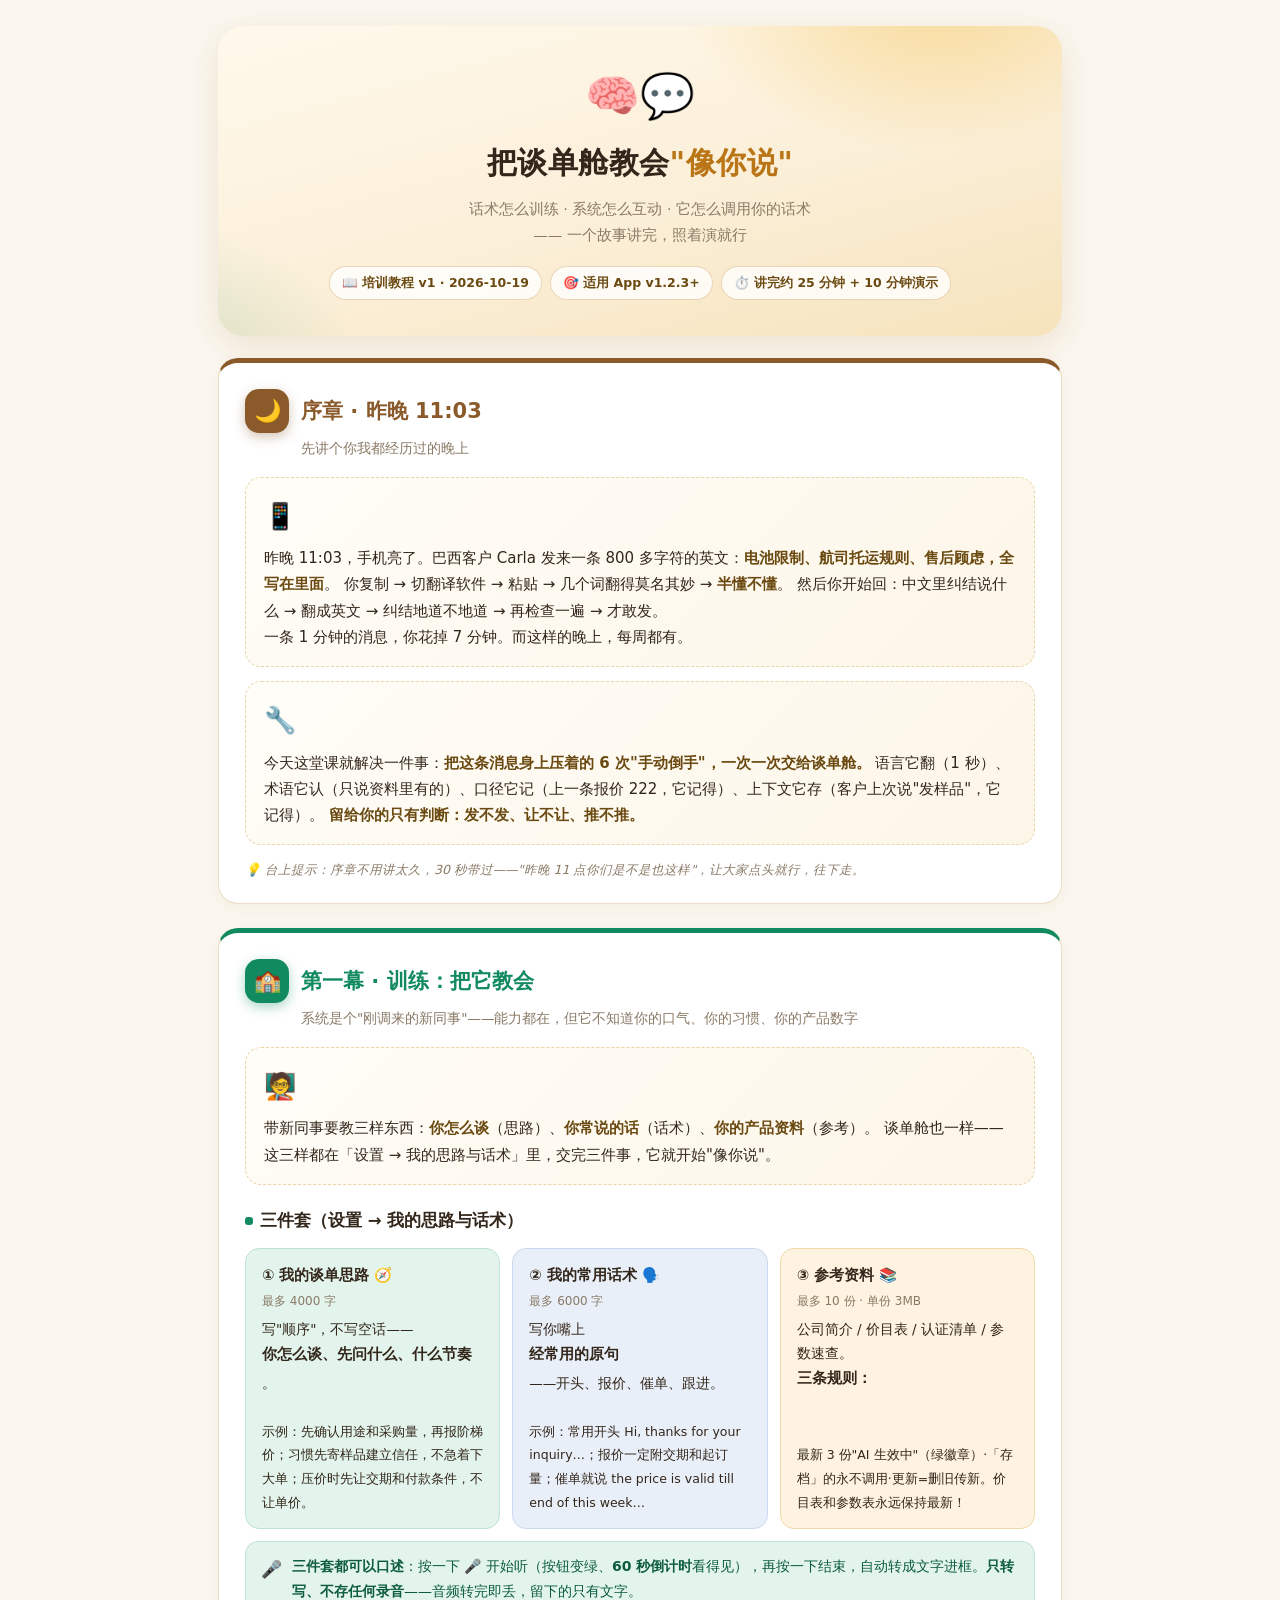
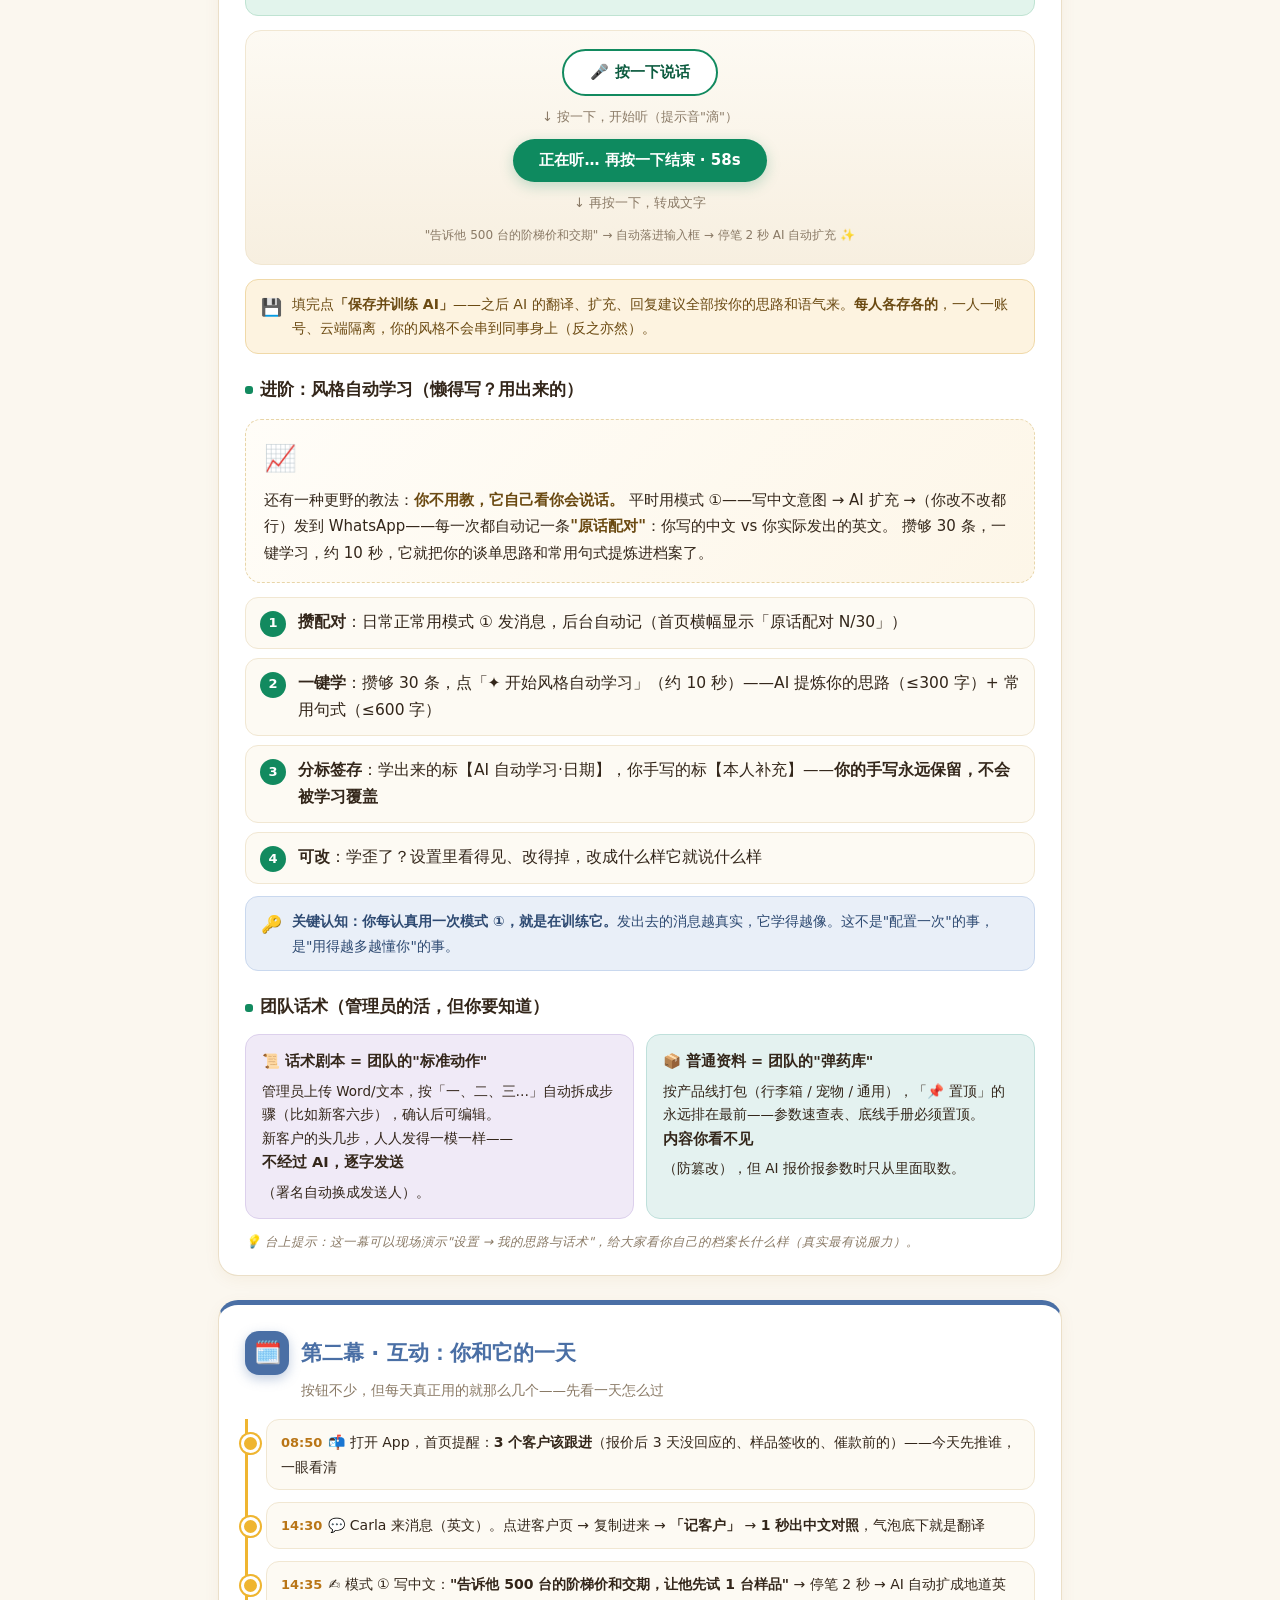
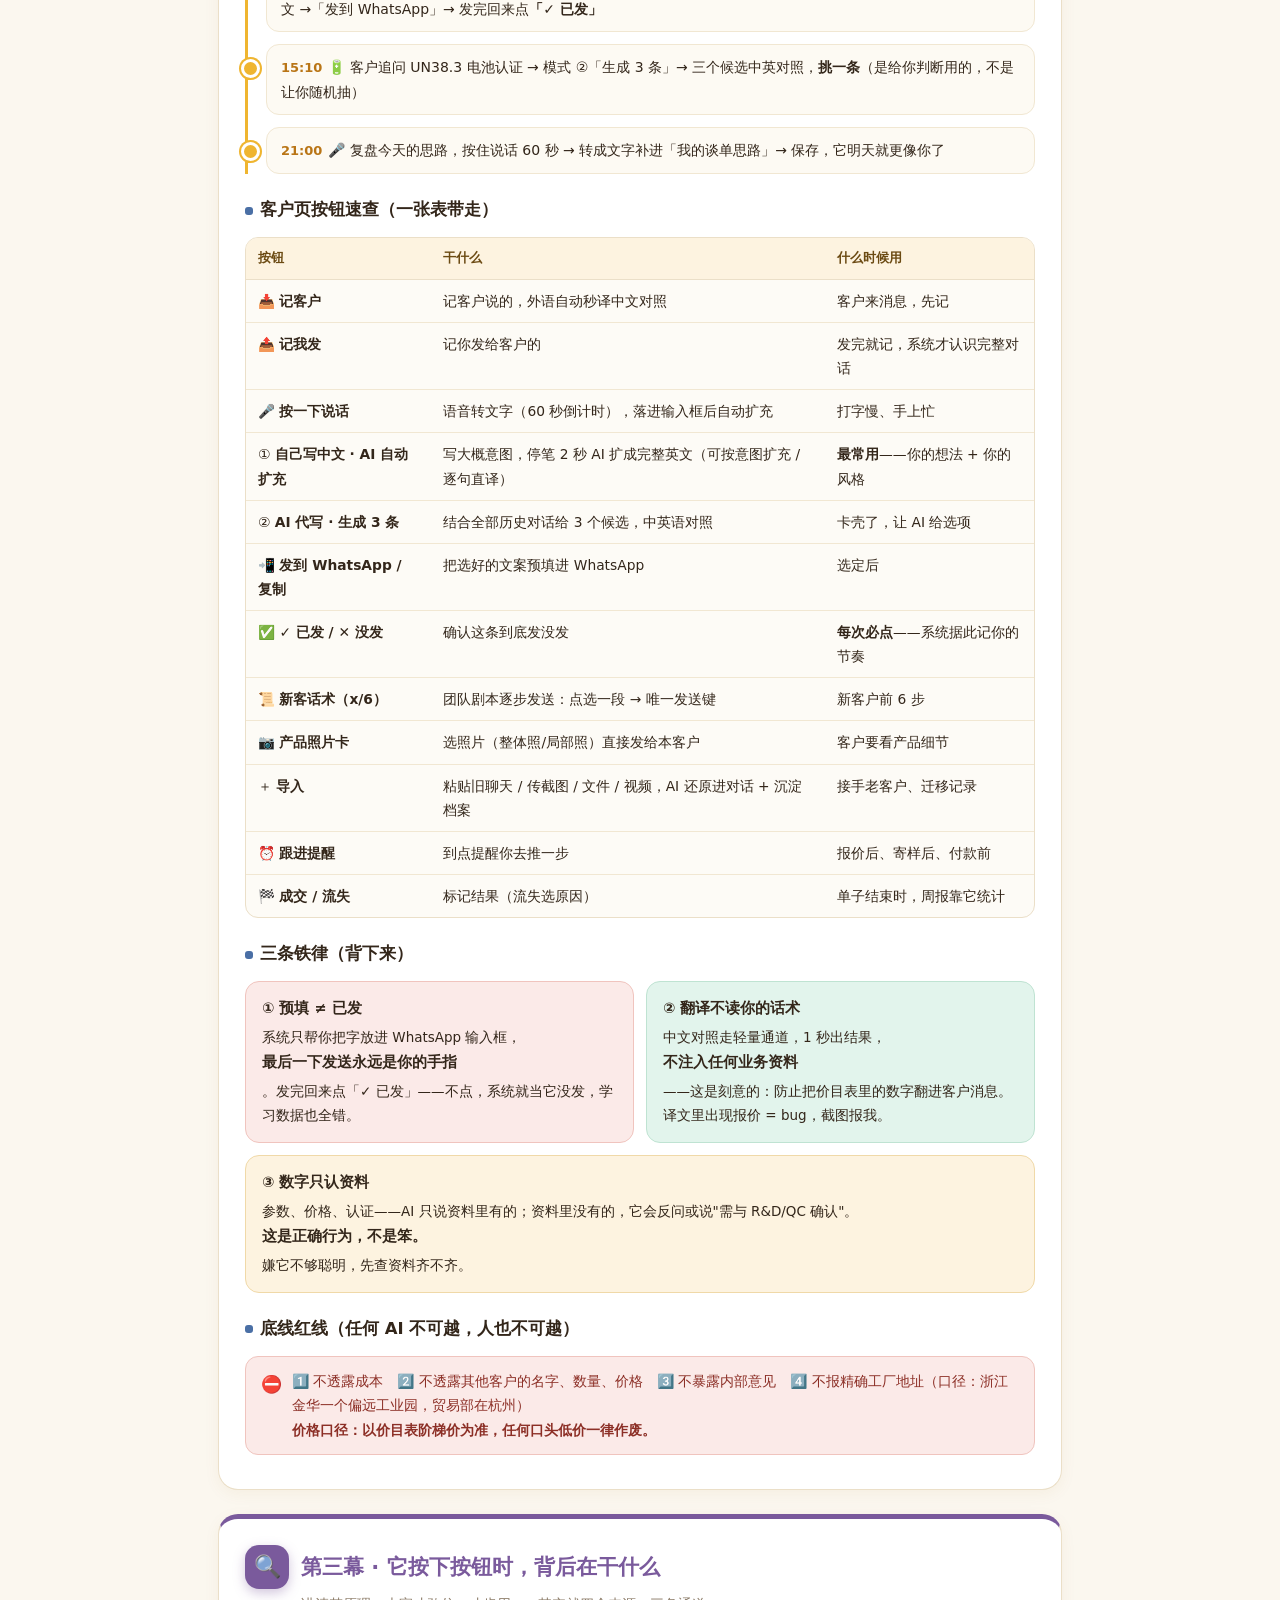
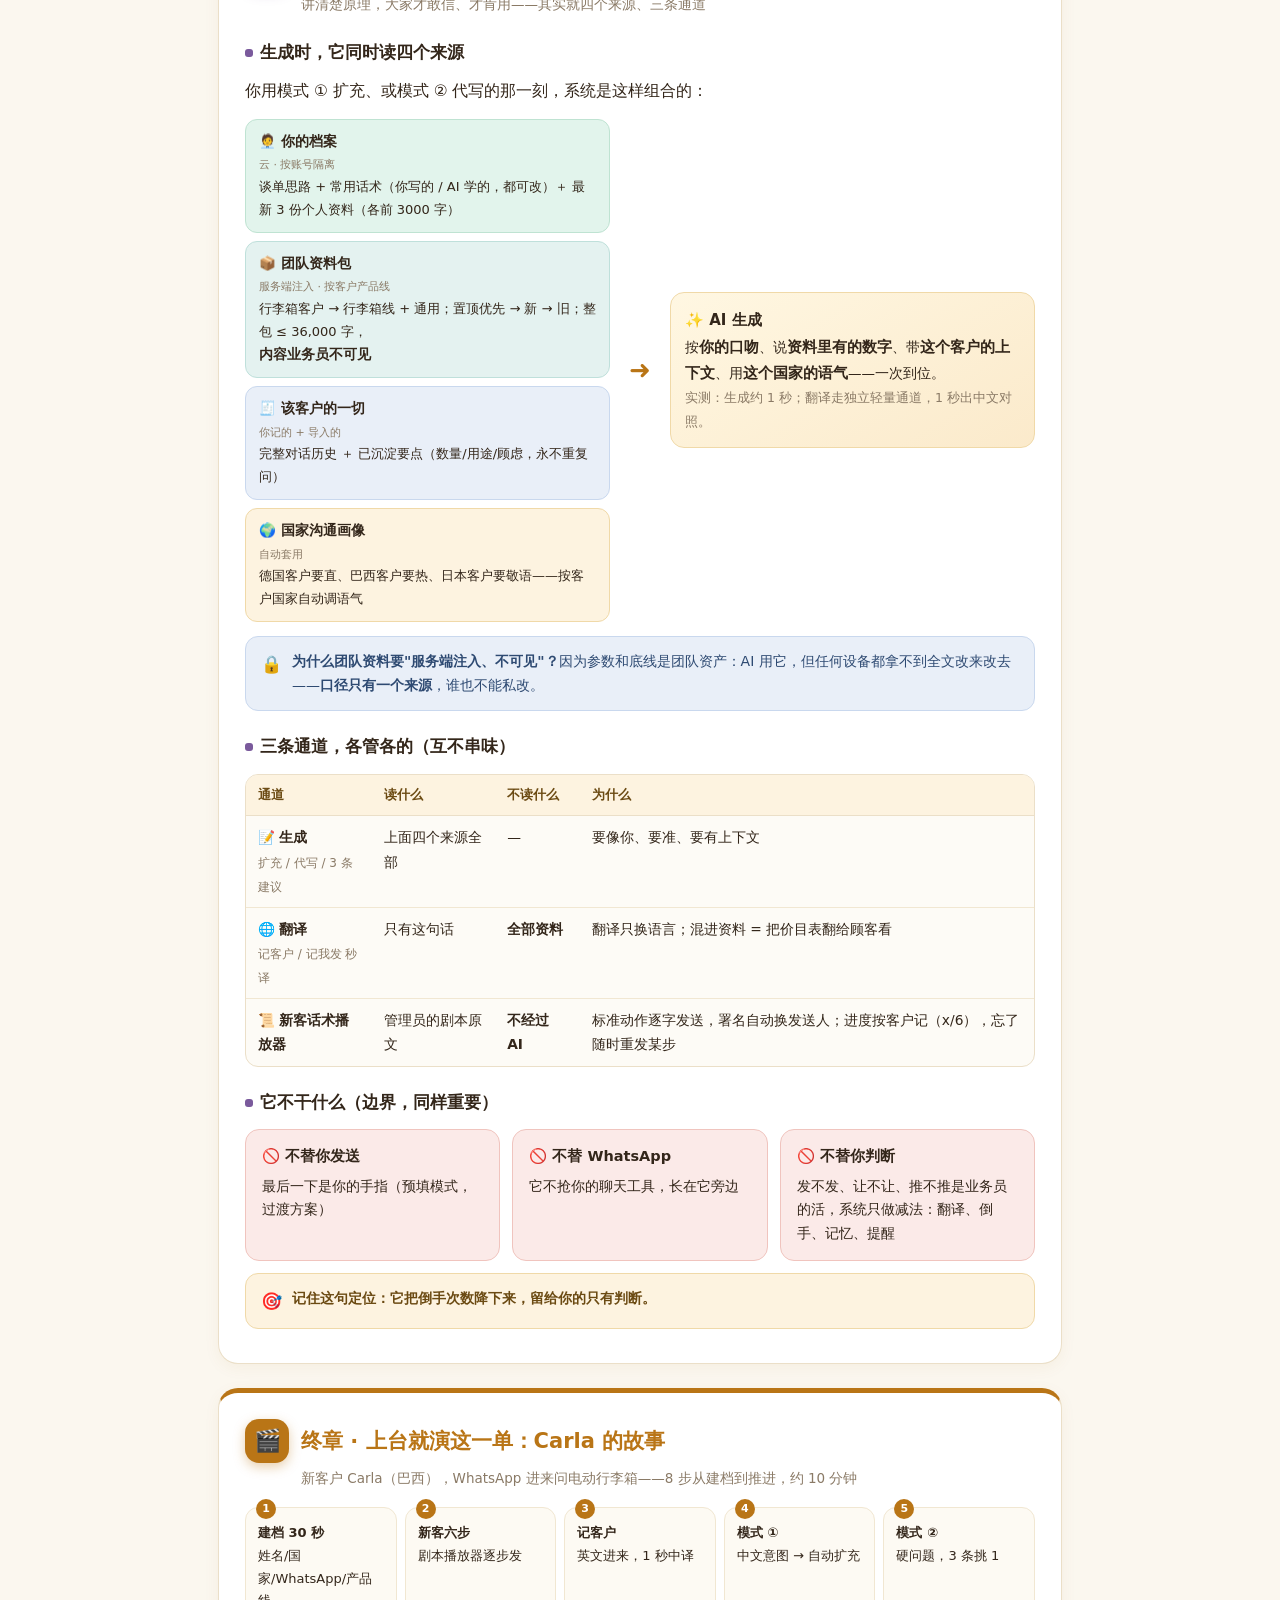
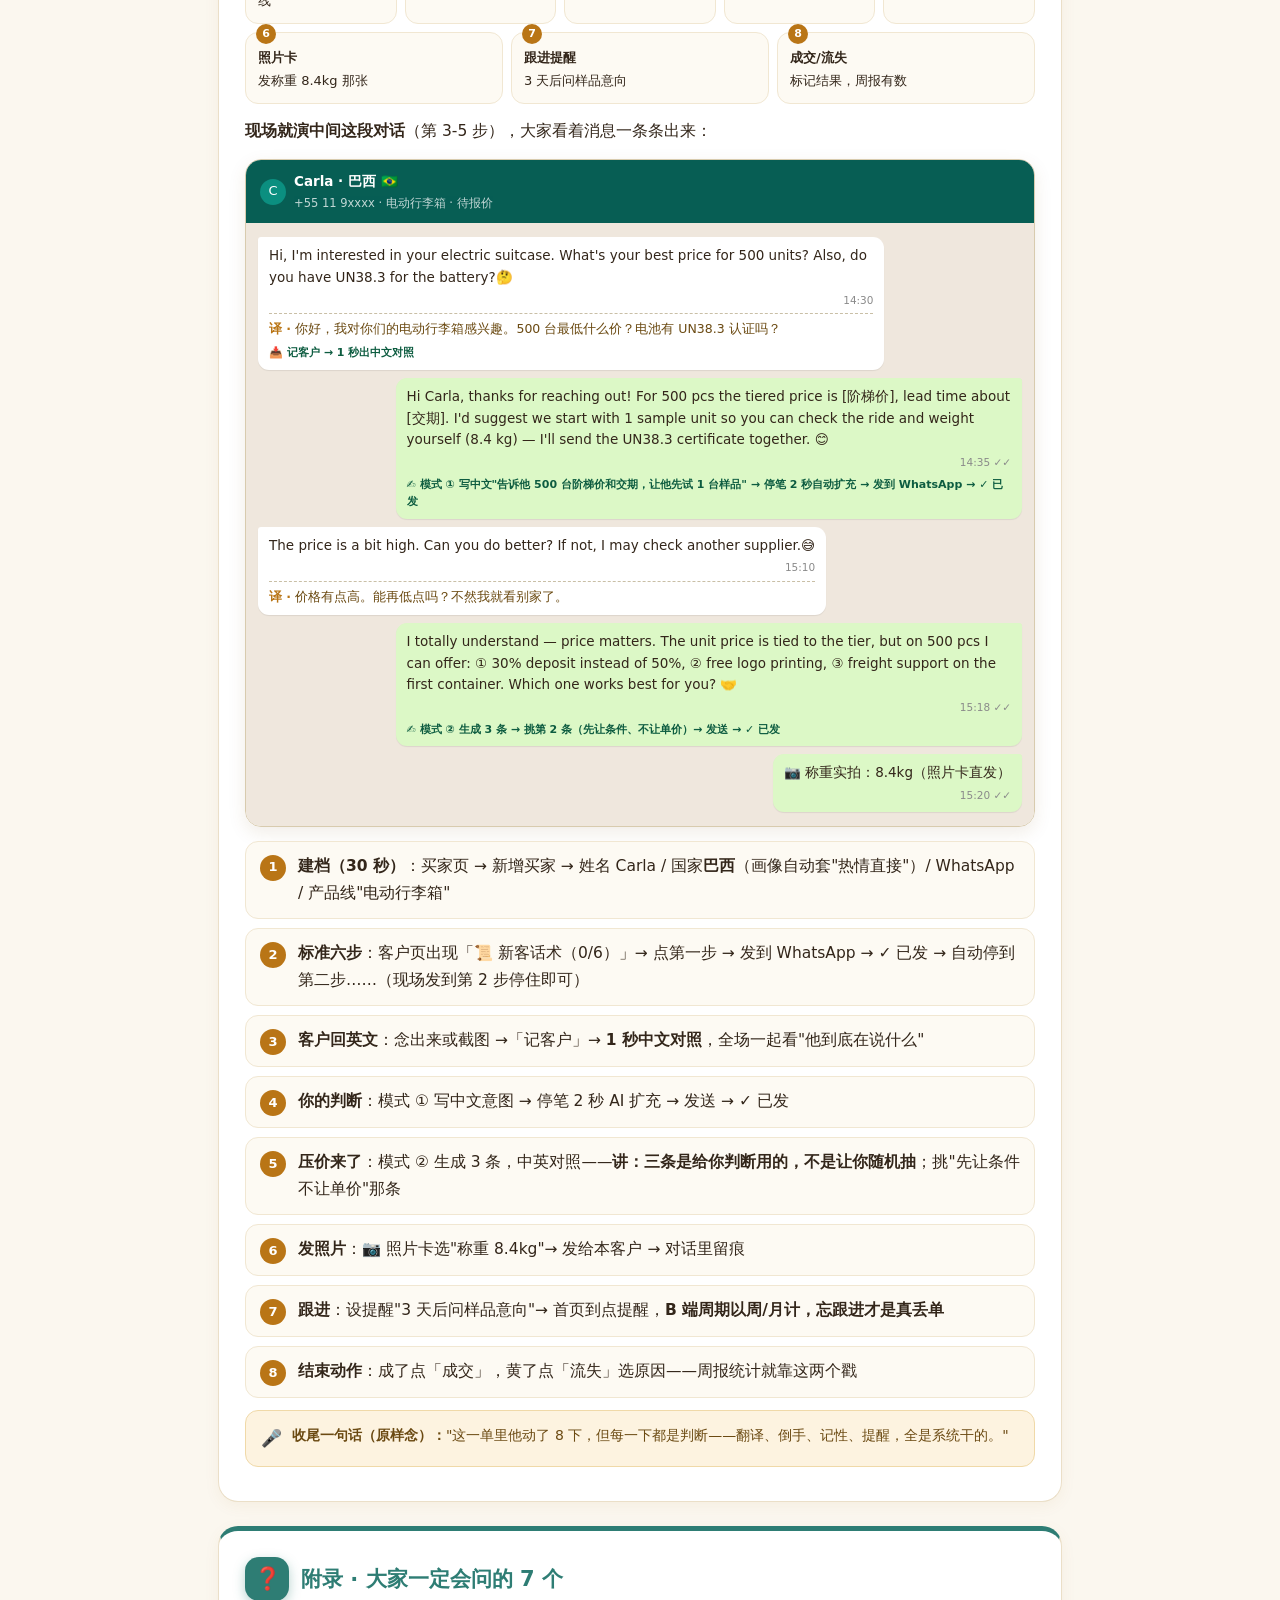
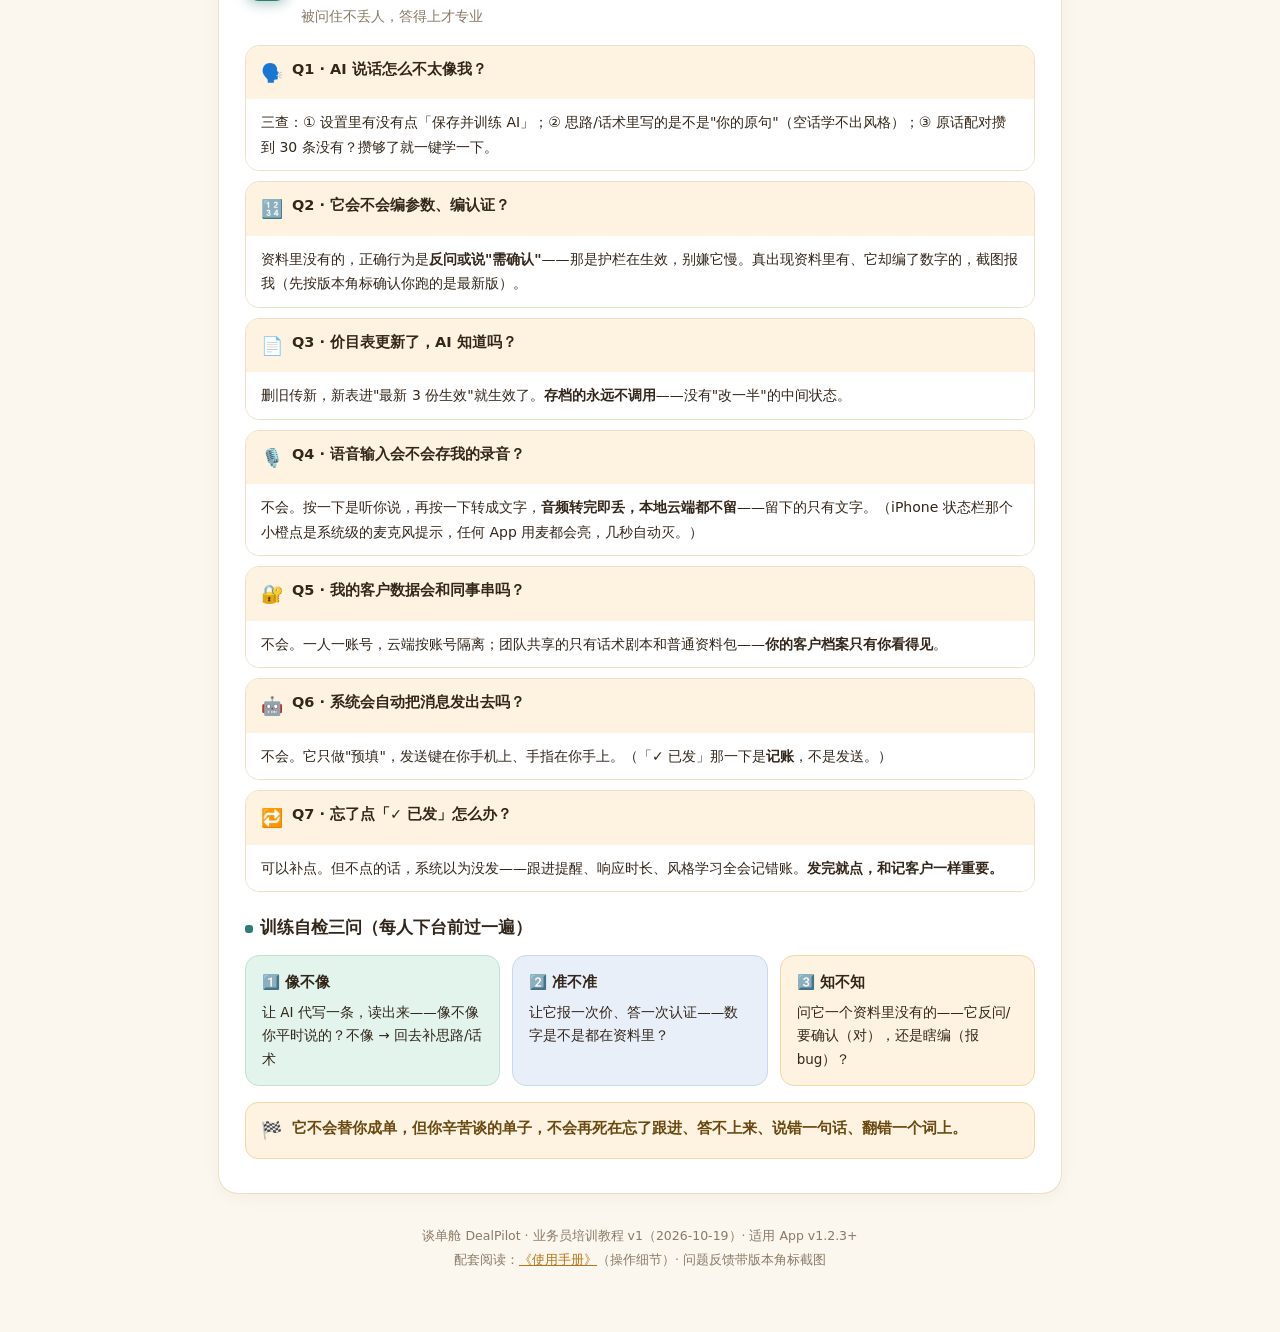
<file: train.html>
<!DOCTYPE html>
<html lang="zh-CN">
<head>
<meta charset="UTF-8"/>
<meta name="viewport" content="width=device-width, initial-scale=1.0"/>
<title>谈单舱 · 业务员培训教程（话术与系统）</title>
<meta property="og:type" content="website"/>
<meta property="og:title" content="谈单舱 · 把系统教会"像你说" —— 业务员培训教程"/>
<meta property="og:description" content="话术怎么训练 · 系统怎么互动 · 它怎么调用你的话术。一个故事讲完，照着演就行。"/>
<meta property="og:image" content="https://philchan351-art.github.io/dealdesk/og-cover.png"/>
<meta name="twitter:card" content="summary_large_image"/>
<style>
  :root{
    --ink:#33261A; --muted:#8A7A66; --line:#EBDFC8;
    --bg:#FBF7EF; --card:#FFFFFF;
    --amber:#B97516; --amber-bg:#FDF3E0; --amber-hi:#EFB530;
    --green:#128A5F; --green-bg:#E2F4EC;
    --blue:#4A6FA5;  --blue-bg:#E9EFF8;
    --purple:#7A5A9C;--purple-bg:#F0EAF7;
    --red:#C2453A;   --red-bg:#FBEAE8;
    --teal:#2E7D74;  --teal-bg:#E4F2F0;
    --brown:#8A5A2B; --brown-bg:#F7EFE3;
    --wa-green:#075E54; --wa-me:#DCF8C6; --wa-bg:#EFE7DD;
  }
  *{margin:0;padding:0;box-sizing:border-box}
  html{scroll-behavior:smooth}
  body{
    font-family:"PingFang SC","Hiragino Sans GB","Microsoft YaHei","Noto Sans SC",system-ui,-apple-system,sans-serif;
    background:var(--bg); color:var(--ink); line-height:1.75; font-size:15.5px;
    -webkit-print-color-adjust:exact; print-color-adjust:exact;
  }
  .page{max-width:880px;margin:0 auto;padding:0 18px 60px}

  /* ---------- 封面 ---------- */
  .hero{
    background:
      radial-gradient(420px 260px at 85% -10%, rgba(239,181,48,.4), transparent 60%),
      radial-gradient(380px 240px at -10% 110%, rgba(18,138,95,.18), transparent 60%),
      linear-gradient(165deg,#FFF9EC 0%,#FBEFD8 55%,#F6E3BC 100%);
    border-radius:26px; margin:26px 0 22px; padding:44px 34px 36px;
    box-shadow:0 10px 34px rgba(148,101,24,.14); text-align:center;
  }
  .hero .big{font-size:44px;line-height:1.2}
  .hero h1{font-size:30px;letter-spacing:.5px;margin:14px 0 8px}
  .hero h1 em{font-style:normal;color:var(--amber)}
  .hero .sub{color:var(--muted);font-size:14.5px}
  .hero .badges{margin-top:18px;display:flex;gap:8px;flex-wrap:wrap;justify-content:center}
  .hero .badge{font-size:12.5px;font-weight:700;padding:5px 12px;border-radius:999px;background:rgba(255,255,255,.8);border:1px solid rgba(185,117,22,.28);color:#6B4A12}

  /* ---------- 章节 ---------- */
  section.card{background:var(--card);border:1px solid var(--line);border-radius:20px;padding:26px 26px 22px;margin-bottom:24px;box-shadow:0 4px 16px rgba(148,101,24,.06);border-top:5px solid var(--ac,var(--amber))}
  .sec-head{display:flex;align-items:center;gap:12px;margin-bottom:4px}
  .sec-num{flex:none;width:44px;height:44px;border-radius:14px;display:flex;align-items:center;justify-content:center;font-size:22px;background:var(--ac,var(--amber));box-shadow:0 4px 12px color-mix(in srgb,var(--ac,#B97516) 35%,transparent)}
  .sec-head h2{font-size:21px;color:var(--ac,var(--amber))}
  .sec-sub{color:var(--muted);font-size:13.5px;margin:2px 0 16px 56px}
  h3{font-size:16.5px;margin:22px 0 10px;color:var(--ink);display:flex;align-items:center;gap:7px}
  h3 .dot{width:8px;height:8px;border-radius:3px;background:var(--ac,var(--amber));flex:none}
  p{margin:8px 0}
  .k-amber{color:var(--amber);font-weight:700}
  .k-green{color:var(--green);font-weight:700}
  .k-blue{color:var(--blue);font-weight:700}
  .k-red{color:var(--red);font-weight:700}
  .k-purple{color:var(--purple);font-weight:700}
  .k-teal{color:var(--teal);font-weight:700}
  code{background:#F6EEDD;border:1px solid #EADDC2;border-radius:6px;padding:1.5px 7px;font-size:13px;color:#7A4E12;font-family:ui-monospace,Consolas,monospace;white-space:nowrap}

  /* 故事旁白 */
  .scene{background:linear-gradient(135deg,#FFFDF8,#FDF6E8);border:1px dashed #E8D5A8;border-radius:16px;padding:16px 18px;margin:14px 0;font-size:15px}
  .scene .s-ic{font-size:26px;display:block;margin-bottom:6px}
  .scene b{color:#6B4A12}
  .stage{font-size:12.5px;color:var(--muted);font-style:italic;margin:10px 0 0}

  /* 提示框 */
  .callout{border-radius:13px;padding:12px 15px;margin:12px 0;font-size:14px;border:1px solid;display:flex;gap:10px;align-items:flex-start}
  .callout .ic{font-size:17px;flex:none;margin-top:1px}
  .c-tip{background:var(--blue-bg);border-color:#C9D8EE;color:#2E4A72}
  .c-good{background:var(--green-bg);border-color:#BFE3D2;color:#0D5C40}
  .c-warn{background:var(--red-bg);border-color:#F0C4BE;color:#8C2F26}
  .c-gold{background:var(--amber-bg);border-color:#F0D9A8;color:#6B4A12}

  /* 表格 */
  table{width:100%;border-collapse:separate;border-spacing:0;margin:12px 0;font-size:13.8px;background:#FDFBF6;border:1px solid var(--line);border-radius:13px;overflow:hidden}
  th{background:var(--amber-bg);color:#6B4A12;text-align:left;font-size:13px;padding:9px 12px;border-bottom:1px solid var(--line);white-space:nowrap}
  td{padding:9px 12px;border-bottom:1px solid #F1E7D2;vertical-align:top}
  tr:last-child td{border-bottom:none}

  /* 小卡 */
  .duo{display:grid;grid-template-columns:1fr 1fr;gap:12px;margin:12px 0}
  .trio{display:grid;grid-template-columns:1fr 1fr 1fr;gap:12px;margin:12px 0}
  @media(max-width:640px){.duo,.trio{grid-template-columns:1fr}}
  .mini{border-radius:14px;padding:14px 16px;font-size:13.5px;border:1px solid}
  .mini b{display:block;font-size:14.5px;margin-bottom:5px}
  .mini.g{background:var(--green-bg);border-color:#BFE3D2}
  .mini.b{background:var(--blue-bg);border-color:#C9D8EE}
  .mini.a{background:var(--amber-bg);border-color:#F0D9A8}
  .mini.r{background:var(--red-bg);border-color:#F0C4BE}
  .mini.p{background:var(--purple-bg);border-color:#DCD0EC}
  .mini.t{background:var(--teal-bg);border-color:#BFE0DB}

  /* 步骤 */
  .steps{list-style:none;margin:12px 0;display:flex;flex-direction:column;gap:9px}
  .steps li{display:flex;gap:12px;align-items:flex-start;background:#FDFAF3;border:1px solid #F1E7D2;border-radius:13px;padding:11px 14px}
  .steps .n{flex:none;width:26px;height:26px;border-radius:50%;background:var(--ac,var(--amber));color:#fff;font-size:13px;font-weight:800;display:flex;align-items:center;justify-content:center;margin-top:2px}

  /* ---------- WhatsApp 对话插图 ---------- */
  .chat{border-radius:16px;overflow:hidden;border:1px solid #D8CBAE;margin:14px 0;box-shadow:0 6px 18px rgba(120,80,20,.1)}
  .chat .wa-hd{background:var(--wa-green);color:#fff;padding:10px 14px;font-size:13.5px;display:flex;align-items:center;gap:8px}
  .chat .wa-hd .ava{width:26px;height:26px;border-radius:50%;background:#0B8F80;display:flex;align-items:center;justify-content:center;font-size:13px}
  .chat .wa-hd .nm{font-weight:700}
  .chat .wa-hd .st{opacity:.75;font-size:11.5px}
  .chat .wa-bd{background:var(--wa-bg);padding:14px 12px;display:flex;flex-direction:column;gap:8px}
  .bub{max-width:82%;border-radius:11px;padding:8px 11px;font-size:13.5px;line-height:1.6;box-shadow:0 1px 1px rgba(0,0,0,.08);position:relative}
  .bub .tm{display:block;text-align:right;font-size:10.5px;color:#8a8a8a;margin-top:3px}
  .bub.in{align-self:flex-start;background:#fff;border-top-left-radius:3px}
  .bub.out{align-self:flex-end;background:var(--wa-me);border-top-right-radius:3px}
  .bub .zh{display:block;margin-top:5px;padding-top:5px;border-top:1px dashed #C9BFA6;color:#6B4A12;font-size:12.5px}
  .bub .zh::before{content:"译 · ";color:var(--amber);font-weight:700}
  .bub .act{display:block;margin-top:5px;font-size:11px;color:#0D5C40;font-weight:700}

  /* ---------- 语音按钮插图 ---------- */
  .voice-demo{display:flex;flex-direction:column;gap:10px;align-items:center;margin:14px 0;padding:18px 14px;background:linear-gradient(180deg,#FDFAF3,#F7EFE0);border:1px solid #F1E7D2;border-radius:16px}
  .v-btn{border:none;border-radius:999px;padding:12px 26px;font-size:15px;font-weight:800;cursor:default;font-family:inherit;box-shadow:0 4px 14px rgba(18,138,95,.25)}
  .v-btn.idle{background:#fff;border:2px solid #128A5F;color:#0D5C40;box-shadow:none}
  .v-btn.rec{background:#0E8A5F;color:#fff;animation:vpulse 1.6s infinite}
  @keyframes vpulse{0%,100%{box-shadow:0 0 0 0 rgba(14,138,95,.4)}50%{box-shadow:0 0 0 10px rgba(14,138,95,0)}}
  .v-arrow{color:var(--muted);font-size:13px}
  .v-note{font-size:12px;color:var(--muted)}

  /* ---------- 一天时间线 ---------- */
  .dayline{list-style:none;margin:14px 0;border-left:3px solid var(--amber-hi);padding-left:18px;display:flex;flex-direction:column;gap:12px}
  .dayline li{position:relative;background:#FDFAF3;border:1px solid #F1E7D2;border-radius:13px;padding:10px 14px;font-size:14px}
  .dayline li::before{content:"";position:absolute;left:-26px;top:14px;width:13px;height:13px;border-radius:50%;background:var(--amber-hi);border:3px solid #fff;box-shadow:0 0 0 2px var(--amber-hi)}
  .dayline .t{font-weight:800;color:var(--amber);font-size:13px;margin-right:6px}

  /* ---------- 四来源流程 ---------- */
  .flow{display:grid;grid-template-columns:1fr 40px 1fr;gap:10px;align-items:center;margin:14px 0}
  @media(max-width:640px){.flow{grid-template-columns:1fr}.flow .arr{transform:rotate(90deg);margin:0 auto}}
  .flow .srcs{display:grid;gap:8px}
  .src{border-radius:12px;padding:10px 13px;font-size:13px;border:1px solid;background:#fff}
  .src b{display:block;font-size:13.5px}
  .src .tag{font-size:11px;color:var(--muted)}
  .arr{font-size:26px;text-align:center;color:var(--amber);font-weight:900}
  .ai-box{border-radius:14px;padding:14px;font-size:13.5px;background:linear-gradient(150deg,#FFF7E2,#FBEACB);border:1px solid #F0D9A8}
  .ai-box b{font-size:15px}

  /* ---------- 旅程（8 步） ---------- */
  .journey{display:flex;flex-wrap:wrap;gap:8px;margin:14px 0}
  .jstep{flex:1 1 150px;border-radius:13px;padding:10px 12px;font-size:13px;border:1px solid;background:#FDFAF3;border-color:#F1E7D2;position:relative}
  .jstep .jn{position:absolute;top:-9px;left:10px;width:20px;height:20px;border-radius:50%;background:var(--ac,var(--amber));color:#fff;font-size:11px;font-weight:800;display:flex;align-items:center;justify-content:center}
  .jstep b{display:block;font-size:13px;margin-top:4px}

  /* ---------- FAQ ---------- */
  .faq{border:1px solid var(--line);border-radius:14px;margin:10px 0;overflow:hidden}
  .faq .q{background:var(--amber-bg);padding:11px 15px;font-weight:800;font-size:14.5px;display:flex;gap:9px;align-items:flex-start}
  .faq .q .qe{font-size:18px;flex:none}
  .faq .a{padding:11px 15px;font-size:14px;background:#fff}

  footer{margin-top:30px;text-align:center;color:var(--muted);font-size:12.5px;line-height:1.9}
</style>
</head>
<body>
<div class="page">

  <!-- ============ 封面 ============ -->
  <div class="hero">
    <div class="big">🧠💬</div>
    <h1>把谈单舱教会<em>"像你说"</em></h1>
    <div class="sub">话术怎么训练 · 系统怎么互动 · 它怎么调用你的话术<br/>—— 一个故事讲完，照着演就行</div>
    <div class="badges">
      <span class="badge">📖 培训教程 v1 · 2026-10-19</span>
      <span class="badge">🎯 适用 App v1.2.3+</span>
      <span class="badge">⏱️ 讲完约 25 分钟 + 10 分钟演示</span>
    </div>
  </div>

  <!-- ============ 序章 ============ -->
  <section class="card" id="s0" style="--ac:var(--brown)">
    <div class="sec-head"><div class="sec-num">🌙</div><h2>序章 · 昨晚 11:03</h2></div>
    <div class="sec-sub">先讲个你我都经历过的晚上</div>

    <div class="scene"><span class="s-ic">📱</span>
      昨晚 11:03，手机亮了。巴西客户 Carla 发来一条 800 多字符的英文：<b>电池限制、航司托运规则、售后顾虑，全写在里面</b>。
      你复制 → 切翻译软件 → 粘贴 → 几个词翻得莫名其妙 → <b>半懂不懂</b>。
      然后你开始回：中文里纠结说什么 → 翻成英文 → 纠结地道不地道 → 再检查一遍 → 才敢发。<br/>
      一条 1 分钟的消息，你花掉 7 分钟。而这样的晚上，每周都有。
    </div>

    <div class="scene"><span class="s-ic">🔧</span>
      今天这堂课就解决一件事：<b>把这条消息身上压着的 6 次"手动倒手"，一次一次交给谈单舱。</b>
      语言它翻（1 秒）、术语它认（只说资料里有的）、口径它记（上一条报价 222，它记得）、上下文它存（客户上次说"发样品"，它记得）。
      <b>留给你的只有判断：发不发、让不让、推不推。</b>
    </div>

    <p class="stage">💡 台上提示：序章不用讲太久，30 秒带过——"昨晚 11 点你们是不是也这样"，让大家点头就行，往下走。</p>
  </section>

  <!-- ============ 第一幕 · 训练 ============ -->
  <section class="card" id="s1" style="--ac:var(--green)">
    <div class="sec-head"><div class="sec-num">🏫</div><h2>第一幕 · 训练：把它教会</h2></div>
    <div class="sec-sub">系统是个"刚调来的新同事"——能力都在，但它不知道你的口气、你的习惯、你的产品数字</div>

    <div class="scene"><span class="s-ic">🧑‍🏫</span>
      带新同事要教三样东西：<b>你怎么谈</b>（思路）、<b>你常说的话</b>（话术）、<b>你的产品资料</b>（参考）。
      谈单舱也一样——这三样都在「设置 → 我的思路与话术」里，交完三件事，它就开始"像你说"。
    </div>

    <h3><span class="dot"></span>三件套（设置 → 我的思路与话术）</h3>
    <div class="trio">
      <div class="mini g">
        <b>① 我的谈单思路 🧭<br/><span style="font-weight:400;font-size:12px;color:var(--muted)">最多 4000 字</span></b>
        写"顺序"，不写空话——<b>你怎么谈、先问什么、什么节奏</b>。<br/><br/>
        <span style="font-size:12.5px">示例：先确认用途和采购量，再报阶梯价；习惯先寄样品建立信任，不急着下大单；压价时先让交期和付款条件，不让单价。</span>
      </div>
      <div class="mini b">
        <b>② 我的常用话术 🗣️<br/><span style="font-weight:400;font-size:12px;color:var(--muted)">最多 6000 字</span></b>
        写你嘴上<b>经常用的原句</b>——开头、报价、催单、跟进。<br/><br/>
        <span style="font-size:12.5px">示例：常用开头 Hi, thanks for your inquiry…；报价一定附交期和起订量；催单就说 the price is valid till end of this week…</span>
      </div>
      <div class="mini a">
        <b>③ 参考资料 📚<br/><span style="font-weight:400;font-size:12px;color:var(--muted)">最多 10 份 · 单份 3MB</span></b>
        公司简介 / 价目表 / 认证清单 / 参数速查。<b>三条规则：</b><br/><br/>
        <span style="font-size:12.5px">最新 3 份"AI 生效中"（绿徽章）·「存档」的永不调用·更新=删旧传新。价目表和参数表永远保持最新！</span>
      </div>
    </div>

    <div class="callout c-good"><div class="ic">🎤</div><div><b>三件套都可以口述</b>：按一下 🎤 开始听（按钮变绿、<b>60 秒倒计时</b>看得见），再按一下结束，自动转成文字进框。<b>只转写、不存任何录音</b>——音频转完即丢，留下的只有文字。</div></div>

    <div class="voice-demo">
      <button class="v-btn idle" type="button">🎤 按一下说话</button>
      <div class="v-arrow">↓ 按一下，开始听（提示音"滴"）</div>
      <button class="v-btn rec" type="button">正在听… 再按一下结束 · 58s</button>
      <div class="v-arrow">↓ 再按一下，转成文字</div>
      <div class="v-note">"告诉他 500 台的阶梯价和交期" → 自动落进输入框 → 停笔 2 秒 AI 自动扩充 ✨</div>
    </div>

    <div class="callout c-gold"><div class="ic">💾</div><div>填完点<b>「保存并训练 AI」</b>——之后 AI 的翻译、扩充、回复建议全部按你的思路和语气来。<b>每人各存各的</b>，一人一账号、云端隔离，你的风格不会串到同事身上（反之亦然）。</div></div>

    <h3><span class="dot"></span>进阶：风格自动学习（懒得写？用出来的）</h3>
    <div class="scene"><span class="s-ic">📈</span>
      还有一种更野的教法：<b>你不用教，它自己看你会说话。</b>
      平时用模式 ①——写中文意图 → AI 扩充 →（你改不改都行）发到 WhatsApp——每一次都自动记一条<b>"原话配对"</b>：你写的中文 vs 你实际发出的英文。
      攒够 30 条，一键学习，约 10 秒，它就把你的谈单思路和常用句式提炼进档案了。
    </div>
    <ol class="steps">
      <li><div class="n">1</div><div><b>攒配对</b>：日常正常用模式 ① 发消息，后台自动记（首页横幅显示「原话配对 N/30」）</div></li>
      <li><div class="n">2</div><div><b>一键学</b>：攒够 30 条，点「✦ 开始风格自动学习」（约 10 秒）——AI 提炼你的思路（≤300 字）+ 常用句式（≤600 字）</div></li>
      <li><div class="n">3</div><div><b>分标签存</b>：学出来的标【AI 自动学习·日期】，你手写的标【本人补充】——<b>你的手写永远保留，不会被学习覆盖</b></div></li>
      <li><div class="n">4</div><div><b>可改</b>：学歪了？设置里看得见、改得掉，改成什么样它就说什么样</div></li>
    </ol>
    <div class="callout c-tip"><div class="ic">🔑</div><div><b>关键认知：你每认真用一次模式 ①，就是在训练它。</b>发出去的消息越真实，它学得越像。这不是"配置一次"的事，是"用得越多越懂你"的事。</div></div>

    <h3><span class="dot"></span>团队话术（管理员的活，但你要知道）</h3>
    <div class="duo">
      <div class="mini p"><b>📜 话术剧本 = 团队的"标准动作"</b>管理员上传 Word/文本，按「一、二、三…」自动拆成步骤（比如新客六步），确认后可编辑。<br/>新客户的头几步，人人发得一模一样——<b>不经过 AI，逐字发送</b>（署名自动换成发送人）。</div>
      <div class="mini t"><b>📦 普通资料 = 团队的"弹药库"</b>按产品线打包（行李箱 / 宠物 / 通用），「📌 置顶」的永远排在最前——参数速查表、底线手册必须置顶。<br/><b>内容你看不见</b>（防篡改），但 AI 报价报参数时只从里面取数。</div>
    </div>
    <p class="stage">💡 台上提示：这一幕可以现场演示"设置 → 我的思路与话术"，给大家看你自己的档案长什么样（真实最有说服力）。</p>
  </section>

  <!-- ============ 第二幕 · 互动 ============ -->
  <section class="card" id="s2" style="--ac:var(--blue)">
    <div class="sec-head"><div class="sec-num">🗓️</div><h2>第二幕 · 互动：你和它的一天</h2></div>
    <div class="sec-sub">按钮不少，但每天真正用的就那么几个——先看一天怎么过</div>

    <ul class="dayline">
      <li><span class="t">08:50</span>📬 打开 App，首页提醒：<b>3 个客户该跟进</b>（报价后 3 天没回应的、样品签收的、催款前的）——今天先推谁，一眼看清</li>
      <li><span class="t">14:30</span>💬 Carla 来消息（英文）。点进客户页 → 复制进来 → <b>「记客户」</b> → <b>1 秒出中文对照</b>，气泡底下就是翻译</li>
      <li><span class="t">14:35</span>✍️ 模式 ① 写中文：<b>"告诉他 500 台的阶梯价和交期，让他先试 1 台样品"</b> → 停笔 2 秒 → AI 自动扩成地道英文 →「发到 WhatsApp」→ 发完回来点<b>「✓ 已发」</b></li>
      <li><span class="t">15:10</span>🔋 客户追问 UN38.3 电池认证 → 模式 ②「生成 3 条」→ 三个候选中英对照，<b>挑一条</b>（是给你判断用的，不是让你随机抽）</li>
      <li><span class="t">21:00</span>🎤 复盘今天的思路，按住说话 60 秒 → 转成文字补进「我的谈单思路」→ 保存，它明天就更像你了</li>
    </ul>

    <h3><span class="dot"></span>客户页按钮速查（一张表带走）</h3>
    <table>
      <tr><th>按钮</th><th>干什么</th><th>什么时候用</th></tr>
      <tr><td>📥 <b>记客户</b></td><td>记客户说的，外语自动秒译中文对照</td><td>客户来消息，先记</td></tr>
      <tr><td>📤 <b>记我发</b></td><td>记你发给客户的</td><td>发完就记，系统才认识完整对话</td></tr>
      <tr><td>🎤 <b>按一下说话</b></td><td>语音转文字（60 秒倒计时），落进输入框后自动扩充</td><td>打字慢、手上忙</td></tr>
      <tr><td>① <b>自己写中文 · AI 自动扩充</b></td><td>写大概意图，停笔 2 秒 AI 扩成完整英文（可按意图扩充 / 逐句直译）</td><td><b>最常用</b>——你的想法 + 你的风格</td></tr>
      <tr><td>② <b>AI 代写 · 生成 3 条</b></td><td>结合全部历史对话给 3 个候选，中英语对照</td><td>卡壳了，让 AI 给选项</td></tr>
      <tr><td>📲 <b>发到 WhatsApp / 复制</b></td><td>把选好的文案预填进 WhatsApp</td><td>选定后</td></tr>
      <tr><td>✅ <b>✓ 已发 / ✕ 没发</b></td><td>确认这条到底发没发</td><td><b>每次必点</b>——系统据此记你的节奏</td></tr>
      <tr><td>📜 <b>新客话术（x/6）</b></td><td>团队剧本逐步发送：点选一段 → 唯一发送键</td><td>新客户前 6 步</td></tr>
      <tr><td>📷 <b>产品照片卡</b></td><td>选照片（整体照/局部照）直接发给本客户</td><td>客户要看产品细节</td></tr>
      <tr><td>＋ <b>导入</b></td><td>粘贴旧聊天 / 传截图 / 文件 / 视频，AI 还原进对话 + 沉淀档案</td><td>接手老客户、迁移记录</td></tr>
      <tr><td>⏰ <b>跟进提醒</b></td><td>到点提醒你去推一步</td><td>报价后、寄样后、付款前</td></tr>
      <tr><td>🏁 <b>成交 / 流失</b></td><td>标记结果（流失选原因）</td><td>单子结束时，周报靠它统计</td></tr>
    </table>

    <h3><span class="dot"></span>三条铁律（背下来）</h3>
    <div class="duo">
      <div class="mini r"><b>① 预填 ≠ 已发</b>系统只帮你把字放进 WhatsApp 输入框，<b>最后一下发送永远是你的手指</b>。发完回来点「✓ 已发」——不点，系统就当它没发，学习数据也全错。</div>
      <div class="mini g"><b>② 翻译不读你的话术</b>中文对照走轻量通道，1 秒出结果，<b>不注入任何业务资料</b>——这是刻意的：防止把价目表里的数字翻进客户消息。译文里出现报价 = bug，截图报我。</div>
    </div>
    <div class="mini a" style="margin-top:2px"><b>③ 数字只认资料</b>参数、价格、认证——AI 只说资料里有的；资料里没有的，它会反问或说"需与 R&D/QC 确认"。<b>这是正确行为，不是笨。</b>嫌它不够聪明，先查资料齐不齐。</div>

    <h3><span class="dot"></span>底线红线（任何 AI 不可越，人也不可越）</h3>
    <div class="callout c-warn"><div class="ic">⛔</div><div>
      1️⃣ 不透露成本　2️⃣ 不透露其他客户的名字、数量、价格　3️⃣ 不暴露内部意见　4️⃣ 不报精确工厂地址（口径：浙江金华一个偏远工业园，贸易部在杭州）<br/>
      <b>价格口径：以价目表阶梯价为准，任何口头低价一律作废。</b>
    </div></div>
  </section>

  <!-- ============ 第三幕 · 调用原理 ============ -->
  <section class="card" id="s3" style="--ac:var(--purple)">
    <div class="sec-head"><div class="sec-num">🔍</div><h2>第三幕 · 它按下按钮时，背后在干什么</h2></div>
    <div class="sec-sub">讲清楚原理，大家才敢信、才肯用——其实就四个来源、三条通道</div>

    <h3><span class="dot"></span>生成时，它同时读四个来源</h3>
    <p>你用模式 ① 扩充、或模式 ② 代写的那一刻，系统是这样组合的：</p>
    <div class="flow">
      <div class="srcs">
        <div class="src" style="background:var(--green-bg);border-color:#BFE3D2"><b>🧑‍💼 你的档案</b><span class="tag">云 · 按账号隔离</span><br/>谈单思路 + 常用话术（你写的 / AI 学的，都可改）＋ 最新 3 份个人资料（各前 3000 字）</div>
        <div class="src" style="background:var(--teal-bg);border-color:#BFE0DB"><b>📦 团队资料包</b><span class="tag">服务端注入 · 按客户产品线</span><br/>行李箱客户 → 行李箱线 + 通用；置顶优先 → 新 → 旧；整包 ≤ 36,000 字，<b>内容业务员不可见</b></div>
        <div class="src" style="background:var(--blue-bg);border-color:#C9D8EE"><b>🧾 该客户的一切</b><span class="tag">你记的 + 导入的</span><br/>完整对话历史 ＋ 已沉淀要点（数量/用途/顾虑，永不重复问）</div>
        <div class="src" style="background:var(--amber-bg);border-color:#F0D9A8"><b>🌍 国家沟通画像</b><span class="tag">自动套用</span><br/>德国客户要直、巴西客户要热、日本客户要敬语——按客户国家自动调语气</div>
      </div>
      <div class="arr">➜</div>
      <div class="ai-box"><b>✨ AI 生成</b><br/>按<b>你的口吻</b>、说<b>资料里有的数字</b>、带<b>这个客户的上下文</b>、用<b>这个国家的语气</b>——一次到位。<br/><span style="font-size:12.5px;color:var(--muted)">实测：生成约 1 秒；翻译走独立轻量通道，1 秒出中文对照。</span></div>
    </div>
    <div class="callout c-tip"><div class="ic">🔒</div><div><b>为什么团队资料要"服务端注入、不可见"？</b>因为参数和底线是团队资产：AI 用它，但任何设备都拿不到全文改来改去——<b>口径只有一个来源</b>，谁也不能私改。</div></div>

    <h3><span class="dot"></span>三条通道，各管各的（互不串味）</h3>
    <table>
      <tr><th>通道</th><th>读什么</th><th>不读什么</th><th>为什么</th></tr>
      <tr><td>📝 <b>生成</b><br/><span style="font-size:12px;color:var(--muted)">扩充 / 代写 / 3 条建议</span></td><td>上面四个来源全部</td><td>—</td><td>要像你、要准、要有上下文</td></tr>
      <tr><td>🌐 <b>翻译</b><br/><span style="font-size:12px;color:var(--muted)">记客户 / 记我发 秒译</span></td><td>只有这句话</td><td><b>全部资料</b></td><td>翻译只换语言；混进资料 = 把价目表翻给顾客看</td></tr>
      <tr><td>📜 <b>新客话术播放器</b></td><td>管理员的剧本原文</td><td><b>不经过 AI</b></td><td>标准动作逐字发送，署名自动换发送人；进度按客户记（x/6），忘了随时重发某步</td></tr>
    </table>

    <h3><span class="dot"></span>它不干什么（边界，同样重要）</h3>
    <div class="trio">
      <div class="mini r"><b>🚫 不替你发送</b>最后一下是你的手指（预填模式，过渡方案）</div>
      <div class="mini r"><b>🚫 不替 WhatsApp</b>它不抢你的聊天工具，长在它旁边</div>
      <div class="mini r"><b>🚫 不替你判断</b>发不发、让不让、推不推是业务员的活，系统只做减法：翻译、倒手、记忆、提醒</div>
    </div>
    <div class="callout c-gold"><div class="ic">🎯</div><div><b>记住这句定位：它把倒手次数降下来，留给你的只有判断。</b></div></div>
  </section>

  <!-- ============ 终章 · 完整演示 ============ -->
  <section class="card" id="s4" style="--ac:var(--amber)">
    <div class="sec-head"><div class="sec-num">🎬</div><h2>终章 · 上台就演这一单：Carla 的故事</h2></div>
    <div class="sec-sub">新客户 Carla（巴西），WhatsApp 进来问电动行李箱——8 步从建档到推进，约 10 分钟</div>

    <div class="journey">
      <div class="jstep"><span class="jn">1</span><b>建档 30 秒</b>姓名/国家/WhatsApp/产品线</div>
      <div class="jstep"><span class="jn">2</span><b>新客六步</b>剧本播放器逐步发</div>
      <div class="jstep"><span class="jn">3</span><b>记客户</b>英文进来，1 秒中译</div>
      <div class="jstep"><span class="jn">4</span><b>模式 ①</b>中文意图 → 自动扩充</div>
      <div class="jstep"><span class="jn">5</span><b>模式 ②</b>硬问题，3 条挑 1</div>
      <div class="jstep"><span class="jn">6</span><b>照片卡</b>发称重 8.4kg 那张</div>
      <div class="jstep"><span class="jn">7</span><b>跟进提醒</b>3 天后问样品意向</div>
      <div class="jstep"><span class="jn">8</span><b>成交/流失</b>标记结果，周报有数</div>
    </div>

    <p style="margin-top:14px"><b>现场就演中间这段对话</b>（第 3-5 步），大家看着消息一条条出来：</p>
    <div class="chat">
      <div class="wa-hd"><div class="ava">C</div><div><div class="nm">Carla · 巴西 🇧🇷</div><div class="st">+55 11 9xxxx · 电动行李箱 · 待报价</div></div></div>
      <div class="wa-bd">
        <div class="bub in">Hi, I'm interested in your electric suitcase. What's your best price for 500 units? Also, do you have UN38.3 for the battery?🤔<span class="tm">14:30</span>
          <span class="zh">你好，我对你们的电动行李箱感兴趣。500 台最低什么价？电池有 UN38.3 认证吗？</span>
          <span class="act">📥 记客户 → 1 秒出中文对照</span>
        </div>
        <div class="bub out">Hi Carla, thanks for reaching out! For 500 pcs the tiered price is [阶梯价], lead time about [交期]. I'd suggest we start with 1 sample unit so you can check the ride and weight yourself (8.4 kg) — I'll send the UN38.3 certificate together. 😊<span class="tm">14:35 ✓✓</span>
          <span class="act">✍️ 模式 ① 写中文"告诉他 500 台阶梯价和交期，让他先试 1 台样品" → 停笔 2 秒自动扩充 → 发到 WhatsApp → ✓ 已发</span>
        </div>
        <div class="bub in">The price is a bit high. Can you do better? If not, I may check another supplier.😅<span class="tm">15:10</span>
          <span class="zh">价格有点高。能再低点吗？不然我就看别家了。</span>
        </div>
        <div class="bub out">I totally understand — price matters. The unit price is tied to the tier, but on 500 pcs I can offer: ① 30% deposit instead of 50%, ② free logo printing, ③ freight support on the first container. Which one works best for you? 🤝<span class="tm">15:18 ✓✓</span>
          <span class="act">✍️ 模式 ② 生成 3 条 → 挑第 2 条（先让条件、不让单价）→ 发送 → ✓ 已发</span>
        </div>
        <div class="bub out">📷 称重实拍：8.4kg（照片卡直发）<span class="tm">15:20 ✓✓</span></div>
      </div>
    </div>

    <ol class="steps">
      <li><div class="n">1</div><div><b>建档（30 秒）</b>：买家页 → 新增买家 → 姓名 Carla / 国家<b>巴西</b>（画像自动套"热情直接"）/ WhatsApp / 产品线"电动行李箱"</div></li>
      <li><div class="n">2</div><div><b>标准六步</b>：客户页出现「📜 新客话术（0/6）」→ 点第一步 → 发到 WhatsApp → ✓ 已发 → 自动停到第二步……（现场发到第 2 步停住即可）</div></li>
      <li><div class="n">3</div><div><b>客户回英文</b>：念出来或截图 →「记客户」→ <b>1 秒中文对照</b>，全场一起看"他到底在说什么"</div></li>
      <li><div class="n">4</div><div><b>你的判断</b>：模式 ① 写中文意图 → 停笔 2 秒 AI 扩充 → 发送 → ✓ 已发</div></li>
      <li><div class="n">5</div><div><b>压价来了</b>：模式 ② 生成 3 条，中英对照——<b>讲：三条是给你判断用的，不是让你随机抽</b>；挑"先让条件不让单价"那条</div></li>
      <li><div class="n">6</div><div><b>发照片</b>：📷 照片卡选"称重 8.4kg"→ 发给本客户 → 对话里留痕</div></li>
      <li><div class="n">7</div><div><b>跟进</b>：设提醒"3 天后问样品意向"→ 首页到点提醒，<b>B 端周期以周/月计，忘跟进才是真丢单</b></div></li>
      <li><div class="n">8</div><div><b>结束动作</b>：成了点「成交」，黄了点「流失」选原因——周报统计就靠这两个戳</div></li>
    </ol>
    <div class="callout c-gold"><div class="ic">🎤</div><div><b>收尾一句话（原样念）：</b>"这一单里他动了 8 下，但每一下都是判断——翻译、倒手、记性、提醒，全是系统干的。"</div></div>
  </section>

  <!-- ============ 附录 · FAQ ============ -->
  <section class="card" id="s5" style="--ac:var(--teal)">
    <div class="sec-head"><div class="sec-num">❓</div><h2>附录 · 大家一定会问的 7 个</h2></div>
    <div class="sec-sub">被问住不丢人，答得上才专业</div>

    <div class="faq"><div class="q"><span class="qe">🗣️</span>Q1 · AI 说话怎么不太像我？</div><div class="a">三查：① 设置里有没有点「保存并训练 AI」；② 思路/话术里写的是不是"你的原句"（空话学不出风格）；③ 原话配对攒到 30 条没有？攒够了就一键学一下。</div></div>
    <div class="faq"><div class="q"><span class="qe">🔢</span>Q2 · 它会不会编参数、编认证？</div><div class="a">资料里没有的，正确行为是<b>反问或说"需确认"</b>——那是护栏在生效，别嫌它慢。真出现资料里有、它却编了数字的，截图报我（先按版本角标确认你跑的是最新版）。</div></div>
    <div class="faq"><div class="q"><span class="qe">📄</span>Q3 · 价目表更新了，AI 知道吗？</div><div class="a">删旧传新，新表进"最新 3 份生效"就生效了。<b>存档的永远不调用</b>——没有"改一半"的中间状态。</div></div>
    <div class="faq"><div class="q"><span class="qe">🎙️</span>Q4 · 语音输入会不会存我的录音？</div><div class="a">不会。按一下是听你说，再按一下转成文字，<b>音频转完即丢，本地云端都不留</b>——留下的只有文字。（iPhone 状态栏那个小橙点是系统级的麦克风提示，任何 App 用麦都会亮，几秒自动灭。）</div></div>
    <div class="faq"><div class="q"><span class="qe">🔐</span>Q5 · 我的客户数据会和同事串吗？</div><div class="a">不会。一人一账号，云端按账号隔离；团队共享的只有话术剧本和普通资料包——<b>你的客户档案只有你看得见</b>。</div></div>
    <div class="faq"><div class="q"><span class="qe">🤖</span>Q6 · 系统会自动把消息发出去吗？</div><div class="a">不会。它只做"预填"，发送键在你手机上、手指在你手上。（「✓ 已发」那一下是<b>记账</b>，不是发送。）</div></div>
    <div class="faq"><div class="q"><span class="qe">🔁</span>Q7 · 忘了点「✓ 已发」怎么办？</div><div class="a">可以补点。但不点的话，系统以为没发——跟进提醒、响应时长、风格学习全会记错账。<b>发完就点，和记客户一样重要。</b></div></div>

    <h3><span class="dot"></span>训练自检三问（每人下台前过一遍）</h3>
    <div class="trio">
      <div class="mini g"><b>1️⃣ 像不像</b>让 AI 代写一条，读出来——像不像你平时说的？不像 → 回去补思路/话术</div>
      <div class="mini b"><b>2️⃣ 准不准</b>让它报一次价、答一次认证——数字是不是都在资料里？</div>
      <div class="mini a"><b>3️⃣ 知不知</b>问它一个资料里没有的——它反问/要确认（对），还是瞎编（报 bug）？</div>
    </div>

    <div class="callout c-gold" style="margin-top:16px"><div class="ic">🏁</div><div style="font-size:15px"><b>它不会替你成单，但你辛苦谈的单子，不会再死在忘了跟进、答不上来、说错一句话、翻错一个词上。</b></div></div>
  </section>

  <footer>
    谈单舱 DealPilot · 业务员培训教程 v1（2026-10-19）· 适用 App v1.2.3+<br/>
    配套阅读：<a href="manual.html" style="color:var(--amber)">《使用手册》</a>（操作细节）· 问题反馈带版本角标截图
  </footer>
</div>
</body>
</html>
</file>
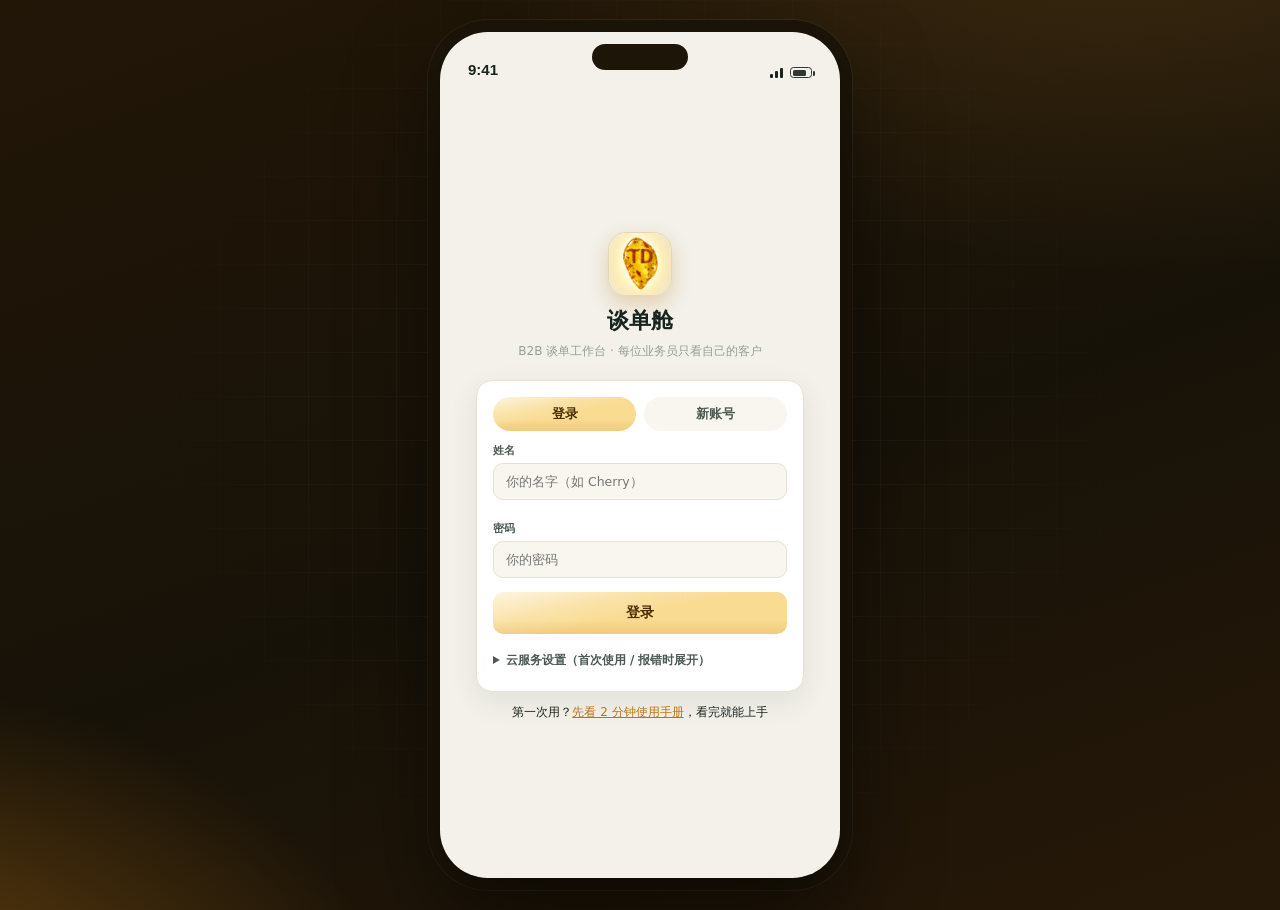
<file: workbench.html>
<!DOCTYPE html>
<html lang="zh-CN">
<head>
<meta charset="UTF-8"/>
<meta name="viewport" content="width=device-width, initial-scale=1.0"/>
<!-- P0（XSS 兜底）：禁止任何内联脚本/事件处理器——客户消息里就算藏了 <img onerror> 也执行不了 -->
<meta http-equiv="Content-Security-Policy" content="default-src 'self'; script-src 'self'; style-src 'self' 'unsafe-inline'; img-src 'self' data: blob: https:; font-src 'self' data:; connect-src 'self' https:; object-src 'none'; base-uri 'self'; form-action 'self'"/>
<title>谈单舱 · 电动行李箱工作台</title>
<meta name="theme-color" content="#EFB530"/>
<meta name="description" content="谈单舱 DealPilot · B2B 外贸谈单工作台：一屏看清谁在等你，买家管理、意向分级、报价跟踪、AI 回复建议。"/>
<!-- 添加到主屏幕后按 App 方式运行（全屏、无浏览器栏） -->
<meta name="apple-mobile-web-app-capable" content="yes"/>
<meta name="mobile-web-app-capable" content="yes"/>
<meta name="apple-mobile-web-app-status-bar-style" content="default"/>
<meta name="apple-mobile-web-app-title" content="谈单舱"/>
<link rel="apple-touch-icon" href="apple-touch-icon.png?v=1.28.2"/>
<link rel="icon" type="image/png" sizes="512x512" href="icon-512.png?v=1.28.2"/>
<link rel="icon" type="image/png" sizes="192x192" href="icon-192.png?v=1.28.2"/>
<link rel="icon" type="image/png" sizes="48x48" href="favicon-48.png?v=1.28.2"/>
<link rel="icon" type="image/png" sizes="32x32" href="favicon-32.png?v=1.28.2"/>
<link rel="icon" type="image/png" sizes="16x16" href="favicon-16.png?v=1.28.2"/>
<link rel="manifest" href="manifest.json?v=1.28.2"/>
<link rel="stylesheet" href="tokens.css?v=1.28.2"/>
<link rel="stylesheet" href="base.css?v=1.28.2"/>
  <link rel="stylesheet" href="components.css?v=1.28.2"/>
  <link rel="stylesheet" href="screens.css?v=1.28.2"/>
</head>
<body>
<div class="stage">
  <div class="stage-side" aria-hidden="true">
    <div class="side-brand">
      <div class="side-mark">TD</div>
      <div>
        <div class="side-name">DealPilot</div>
        <div class="side-cn">谈单舱 · B2B 谈单工作台</div>
      </div>
    </div>
    <ul class="side-feats">
      <li><i></i>买家管理与意向分级</li>
      <li><i></i>报价与谈单阶段跟踪</li>
      <li><i></i>沟通记录与跟进提醒</li>
      <li><i></i>询盘转化数据看板</li>
      <li><i></i>AI 回复建议</li>
    </ul>
    <div class="side-foot">一屏看清谁在等你<br/>模块化架构 · 支持持续迭代</div>
  </div>

  <div class="phone">
    <div class="phone-cam" aria-hidden="true"></div>
    <div class="statusbar">
      <span class="sb-time">9:41</span>
      <span class="sb-ico">
        <i class="sig"><b></b><b></b><b></b></i>
        <i class="batt"><b></b></i>
      </span>
    </div>
    <main id="screen" class="screen" aria-live="polite"></main>
    <button class="fab" id="fabLog">＋ 记一条</button>
    <div class="sheet-backdrop" id="logSheet" hidden></div>
    <div class="sheet-backdrop" id="buyerSheet" hidden></div>
    <nav class="tabbar">
      <a class="tab" data-tab="home" href="#/home">
        <svg viewBox="0 0 24 24"><path d="M4 4h7v7H4zM13 4h7v7h-7zM4 13h7v7H4zM13 13h7v7h-7z"/></svg><span>看板</span>
      </a>
      <a class="tab" data-tab="buyers" href="#/buyers">
        <svg viewBox="0 0 24 24"><circle cx="9" cy="8" r="3.5"/><path d="M3 19c.6-3.2 3-5 6-5s5.4 1.8 6 5"/><circle cx="17" cy="9" r="2.6"/><path d="M15.5 14.2c2.6.2 4.6 1.8 5.3 4.4"/></svg><span>买家</span>
      </a>
      <a class="tab" data-tab="deals" href="#/deals">
        <svg viewBox="0 0 24 24"><path d="M20.6 13.4 13.4 20.6a2 2 0 0 1-2.8 0L3 13V3h10l7.6 7.6a2 2 0 0 1 0 2.8Z"/><circle cx="8" cy="8" r="1.6"/></svg><span>谈单</span>
      </a>
      <a class="tab" data-tab="followup" href="#/followup">
        <svg viewBox="0 0 24 24"><path d="M18 9a6 6 0 1 0-12 0c0 6-2.5 7-2.5 7h17S18 15 18 9Z"/><path d="M10 20a2.2 2.2 0 0 0 4 0"/></svg><span>跟进</span>
      </a>
    </nav>
  </div>

  <div class="stage-cap">谈单舱 · 电动行李箱工作台（独立业务域） · <a href="index.html" style="color:inherit;text-decoration:underline">切换业务线</a></div>
</div>

<script src="domain-boot.js?v=1.28.2"></script>
<script src="version.js?v=1.28.2"></script>
<script src="mock.js?v=1.28.2"></script>
<script src="domain.js?v=1.28.2"></script>
<script src="country-profiles.js?v=1.28.2"></script>
  <script src="store.js?v=1.28.2"></script>
  <script src="docextract.js?v=1.28.2"></script>
<script src="utils.js?v=1.28.2"></script>
<script src="kb.js?v=1.28.2"></script>
<script src="turns.js?v=1.28.2"></script>
<script src="skills.js?v=1.28.2"></script>
<script src="prompts.js?v=1.28.2"></script>
  <script src="llm.js?v=1.28.2"></script>
  <script src="sync.js?v=1.28.2"></script>
  <script src="voice.js?v=1.28.2"></script>
  <script src="components.js?v=1.28.2"></script>
  <script src="home.js?v=1.28.2"></script>
<script src="buyers.js?v=1.28.2"></script>
<script src="buyer-detail.js?v=1.28.2"></script>
<script src="deals.js?v=1.28.2"></script>
<script src="followup.js?v=1.28.2"></script>
  <script src="settings.js?v=1.28.2"></script>
<script src="log-sheet.js?v=1.28.2"></script>
<script src="buyer-sheet.js?v=1.28.2"></script>
<script src="app.js?v=1.28.2"></script>
<!-- 退出登录（设置页 / 走错入口卡）后自动回选线页；匿名直达登录不受影响 -->
<script src="logout-watch.js?v=1.28.2"></script>
</body>
</html>
</file>
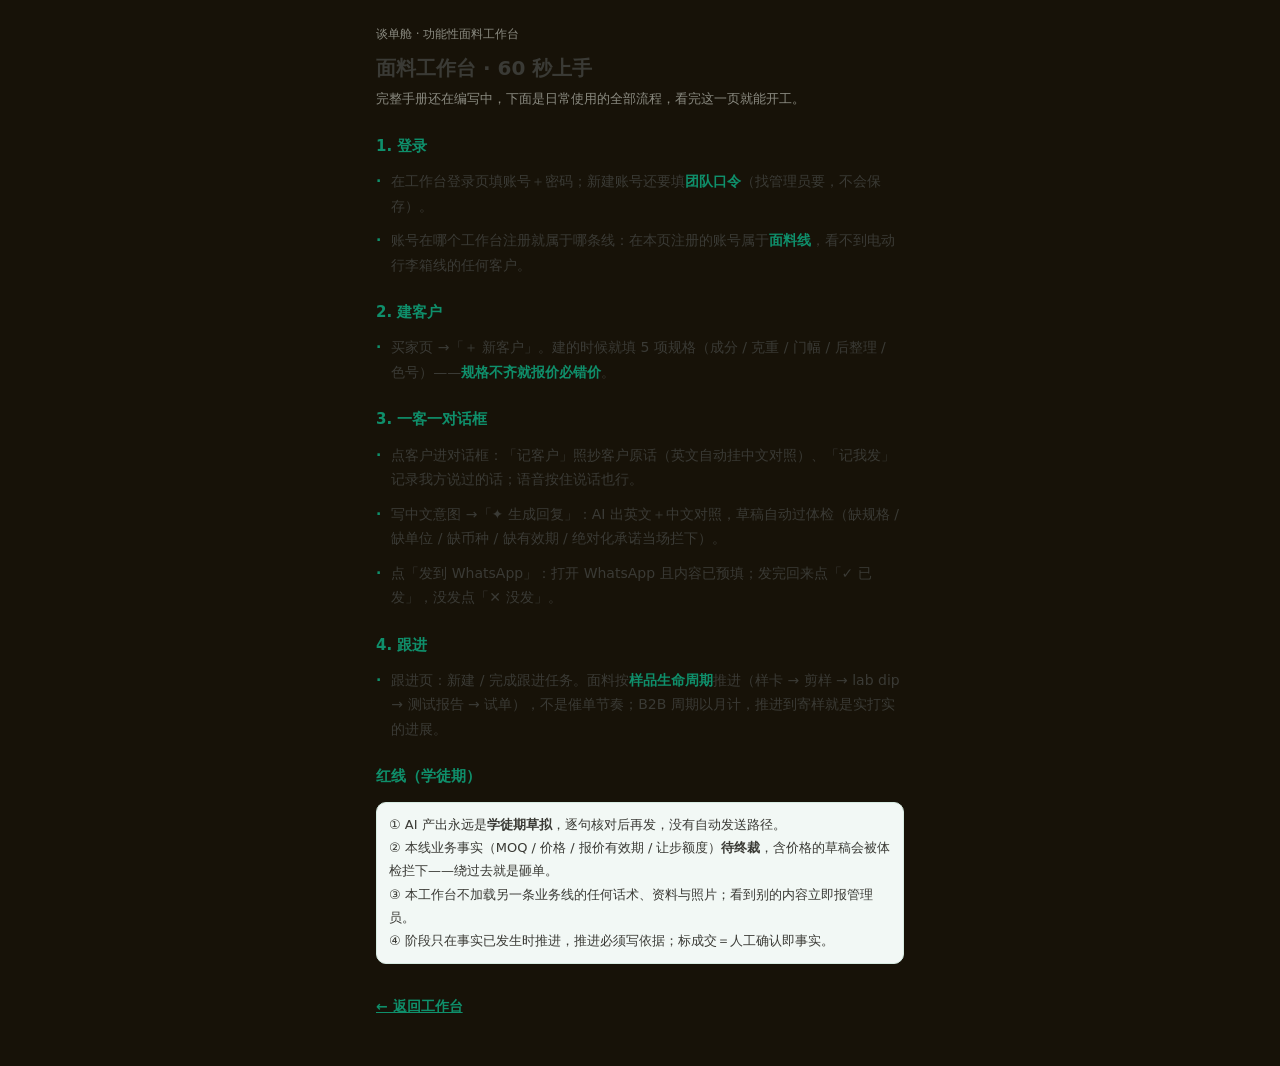
<file: fabric/manual.html>
<!DOCTYPE html>
<html lang="zh-CN">
<head>
<meta charset="UTF-8"/>
<meta name="viewport" content="width=device-width, initial-scale=1.0"/>
<meta http-equiv="Content-Security-Policy" content="default-src 'self'; script-src 'self'; style-src 'self' 'unsafe-inline'; img-src 'self' data: blob: https:; font-src 'self' data:; connect-src 'self' https:; object-src 'none'; base-uri 'self'; form-action 'self'"/>
<title>谈单舱 · 面料工作台 60 秒手册</title>
<meta name="theme-color" content="#0f8f6b"/>
<link rel="stylesheet" href="../tokens.css?v=1.15.0"/>
<link rel="stylesheet" href="../base.css?v=1.15.0"/>
<style>
.m-wrap{max-width:560px;margin:0 auto;padding:24px 16px 48px;font-size:14px;line-height:1.75;color:#3a3a35}
.m-wrap h1{font-size:20px;margin:6px 0 2px}
.m-wrap h2{font-size:15px;margin:22px 0 8px;color:#0f8f6b}
.m-note{background:#f2f8f5;border:1px solid #d7ebe2;border-radius:10px;padding:10px 12px;font-size:13px;margin:12px 0;line-height:1.8}
.m-step{display:flex;gap:10px;margin:10px 0}
.m-step b{color:#0f8f6b;flex:0 0 auto}
.m-back{display:inline-block;margin-top:18px;color:#0f8f6b;font-weight:600;text-decoration:underline}
</style>
</head>
<body>
<div class="m-wrap">
  <div style="font-size:12px;color:#8a8a80">谈单舱 · 功能性面料工作台</div>
  <h1>面料工作台 · 60 秒上手</h1>
  <p style="font-size:13px;color:#8a8a80">完整手册还在编写中，下面是日常使用的全部流程，看完这一页就能开工。</p>

  <h2>1. 登录</h2>
  <div class="m-step"><b>·</b><span>在工作台登录页填账号＋密码；新建账号还要填<b>团队口令</b>（找管理员要，不会保存）。</span></div>
  <div class="m-step"><b>·</b><span>账号在哪个工作台注册就属于哪条线：在本页注册的账号属于<b>面料线</b>，看不到电动行李箱线的任何客户。</span></div>

  <h2>2. 建客户</h2>
  <div class="m-step"><b>·</b><span>买家页 →「＋ 新客户」。建的时候就填 5 项规格（成分 / 克重 / 门幅 / 后整理 / 色号）——<b>规格不齐就报价必错价</b>。</span></div>

  <h2>3. 一客一对话框</h2>
  <div class="m-step"><b>·</b><span>点客户进对话框：「记客户」照抄客户原话（英文自动挂中文对照）、「记我发」记录我方说过的话；语音按住说话也行。</span></div>
  <div class="m-step"><b>·</b><span>写中文意图 →「✦ 生成回复」：AI 出英文＋中文对照，草稿自动过体检（缺规格 / 缺单位 / 缺币种 / 缺有效期 / 绝对化承诺当场拦下）。</span></div>
  <div class="m-step"><b>·</b><span>点「发到 WhatsApp」：打开 WhatsApp 且内容已预填；发完回来点「✓ 已发」，没发点「✕ 没发」。</span></div>

  <h2>4. 跟进</h2>
  <div class="m-step"><b>·</b><span>跟进页：新建 / 完成跟进任务。面料按<b>样品生命周期</b>推进（样卡 → 剪样 → lab dip → 测试报告 → 试单），不是催单节奏；B2B 周期以月计，推进到寄样就是实打实的进展。</span></div>

  <h2>红线（学徒期）</h2>
  <div class="m-note">
  ① AI 产出永远是<b>学徒期草拟</b>，逐句核对后再发，没有自动发送路径。<br/>
  ② 本线业务事实（MOQ / 价格 / 报价有效期 / 让步额度）<b>待终裁</b>，含价格的草稿会被体检拦下——绕过去就是砸单。<br/>
  ③ 本工作台不加载另一条业务线的任何话术、资料与照片；看到别的内容立即报管理员。<br/>
  ④ 阶段只在事实已发生时推进，推进必须写依据；标成交＝人工确认即事实。
  </div>

  <a class="m-back" href="../index.html">← 返回工作台</a>
</div>
</body>
</html>
</file>
<file: tokens.css>
/* ===== 设计令牌：全站唯一的颜色 / 字号 / 圆角 / 阴影来源 ===== */
:root{
  /* 底色与表面 */
  --bg:#F3F1EA;
  --surface:#FFFFFF;
  --surface-2:#F8F6EF;

  /* 文字 */
  --ink:#1A241F;
  --ink-soft:#4C5A52;
  --ink-faint:#93A099;

  /* 品牌：松脂琥珀（淡黄 · 半透明树脂感）2026-10-14 换肤
     2026-10-15 加强"欲滴"：更低不透明度 + 顶部水光 + 底部折射纵深 */
  /* 2026-10-15 再调"清亮"：58% 通透 + 提亮底色 + 强水光 + 弱折射（少闷感） */
  --brand:rgba(245,194,66,.58);
  --brand-fill:
    linear-gradient(168deg,rgba(255,255,255,.74) 0%,rgba(255,255,255,.22) 30%,rgba(255,255,255,0) 52%),
    linear-gradient(0deg,rgba(185,117,22,.16) 0%,rgba(185,117,22,0) 34%),
    rgba(245,194,66,.58);
  --brand-deep:#B97516;
  --brand-ink:#4A2E08;

  /* 强调 / 状态 */
  --accent:#E8A33D;
  --accent-deep:#B97516;
  --hot:#D4574E;
  --hot-bg:#FBEAE8;

  /* WhatsApp 直连 */
  --wa:#00A884;
  --wa-deep:#007A5E;
  --wa-header:#075E54;
  --wa-chat-bg:#E5DDD5;
  --wa-out:#D9FDD3;
  --wa-in:#FFFFFF;
  --tick:#53BDEB;

  /* 意向分级 A/B/C */
  --a:#128A5F;  --a-bg:#E2F4EC;
  --b:#C77F1B;  --b-bg:#FBF0DC;
  --c:#8A968F;  --c-bg:#EEF0EC;

  /* 线条与阴影 */
  --line:#E6E1D4;
  --line-soft:#EFECE2;
  --shadow:0 12px 32px rgba(20,33,27,.10);
  --shadow-sm:0 4px 14px rgba(20,33,27,.06);

  /* 圆角 */
  --r-lg:20px;
  --r-md:14px;
  --r-sm:10px;

  /* 字体（不依赖外部字体服务，全部走系统字体，国内秒开） */
  --font-num:"Space Grotesk","Segoe UI","PingFang SC","Microsoft YaHei",sans-serif;
  --font-body:"Noto Sans SC","PingFang SC","Microsoft YaHei","Segoe UI",system-ui,sans-serif;
}
</file>
<file: base.css>
/* ===== 基础布局：舞台背景 / 手机框 / 状态栏 / TabBar / 动画 ===== */
*{margin:0;padding:0;box-sizing:border-box}
html,body{height:100%}
body{
  font-family:var(--font-body);
  color:var(--ink);
  background:#171208;
  -webkit-font-smoothing:antialiased;
}
button{font-family:inherit;cursor:pointer;border:none;background:none;color:inherit}
input{font-family:inherit;color:inherit}
a{text-decoration:none;color:inherit}

@keyframes fadeUp{from{opacity:0;transform:translateY(14px)}to{opacity:1;transform:none}}
@keyframes pop{from{opacity:0;transform:scale(.96) translateY(6px)}to{opacity:1;transform:none}}
@keyframes phoneIn{from{opacity:0;transform:translateY(26px) scale(.985)}to{opacity:1;transform:none}}

/* 桌面舞台 */
.stage{
  min-height:100vh;display:flex;align-items:center;justify-content:center;gap:60px;
  padding:32px;position:relative;overflow:hidden;
  background:
    radial-gradient(1100px 620px at 88% -12%, rgba(232,163,61,.16), transparent 62%),
    radial-gradient(900px 560px at -12% 112%, rgba(185,117,22,.5), transparent 60%),
    linear-gradient(160deg,#221607 0%,#171208 55%,#261808 100%);
}
.stage::before{
  content:"";position:absolute;inset:0;pointer-events:none;
  background-image:
    linear-gradient(rgba(255,255,255,.035) 1px,transparent 1px),
    linear-gradient(90deg,rgba(255,255,255,.035) 1px,transparent 1px);
  background-size:44px 44px;
  -webkit-mask-image:radial-gradient(720px 720px at 50% 45%,#000 30%,transparent 75%);
  mask-image:radial-gradient(720px 720px at 50% 45%,#000 30%,transparent 75%);
}

/* 左侧品牌说明：仅 ?preview=1 演示模式显示 */
.stage-side{display:none;width:280px;color:#DFE9E4;z-index:1;animation:fadeUp .7s .15s both}
.stage.preview .stage-side{display:block}
.side-brand{display:flex;gap:14px;align-items:center;margin-bottom:34px}
.side-mark{
  width:52px;height:52px;border-radius:14px;flex:none;
  background:linear-gradient(135deg,var(--accent),#F0BE6A);
  color:#241503;font:700 26px var(--font-num);
  display:flex;align-items:center;justify-content:center;
  box-shadow:0 10px 24px rgba(232,163,61,.35);
}
.side-name{font:700 24px var(--font-num);letter-spacing:.5px}
.side-cn{font-size:13px;color:#9FB5AC;margin-top:2px}
.side-feats{list-style:none;display:grid;gap:13px}
.side-feats li{
  display:flex;gap:10px;align-items:center;font-size:14px;color:#C4D4CC;
  opacity:0;animation:fadeUp .5s forwards;
}
.side-feats li:nth-child(1){animation-delay:.25s}
.side-feats li:nth-child(2){animation-delay:.33s}
.side-feats li:nth-child(3){animation-delay:.41s}
.side-feats li:nth-child(4){animation-delay:.49s}
.side-feats li:nth-child(5){animation-delay:.57s}
.side-feats i{width:8px;height:8px;border-radius:50%;background:var(--accent);flex:none;box-shadow:0 0 0 4px rgba(232,163,61,.15)}
.side-foot{
  margin-top:38px;font-size:12px;line-height:1.7;color:#7E948A;
  border-top:1px solid rgba(255,255,255,.12);padding-top:16px;
}

/* 手机框 */
.phone{
  width:400px;height:min(860px,94vh);flex:none;
  background:var(--bg);border-radius:48px;position:relative;overflow:hidden;
  box-shadow:0 40px 90px rgba(0,0,0,.55),0 0 0 12px #1D1508,0 0 0 13px rgba(255,255,255,.06);
  display:flex;flex-direction:column;z-index:1;
  animation:phoneIn .8s .05s both;
}
.phone-cam{
  position:absolute;top:12px;left:50%;transform:translateX(-50%);
  width:96px;height:26px;background:#1D1508;border-radius:20px;z-index:5;
}
.statusbar{
  height:52px;flex:none;display:flex;align-items:flex-end;justify-content:space-between;
  padding:0 28px 6px;font:600 15px var(--font-num);color:var(--ink);
}
.sb-ico{display:flex;gap:7px;align-items:center}
.sig{display:inline-flex;gap:2px;align-items:flex-end;height:11px}
.sig b{width:3px;background:var(--ink);border-radius:1px}
.sig b:nth-child(1){height:4px}
.sig b:nth-child(2){height:7px}
.sig b:nth-child(3){height:10px}
.batt{display:inline-block;width:22px;height:11px;border:1.5px solid var(--ink);border-radius:3.5px;position:relative;opacity:.9}
.batt::after{content:"";position:absolute;right:-4px;top:2.5px;width:2px;height:5px;background:var(--ink);border-radius:1px}
.batt b{position:absolute;inset:1.5px;right:5px;background:var(--ink);border-radius:1.5px}

/* 屏幕区域 */
.screen{flex:1;overflow-y:auto;padding:6px 16px 16px;scroll-behavior:smooth}
.screen::-webkit-scrollbar{width:0}
/* .screen.detail 不再用嵌套滚动（曾把详情页内容压成 0 高度），统一走页面级滚动 */

/* 底部 TabBar */
.tabbar{
  flex:none;display:flex;background:rgba(255,255,255,.94);
  backdrop-filter:blur(10px);border-top:1px solid var(--line);
  padding:8px 8px calc(10px + env(safe-area-inset-bottom));
}
.tab{
  flex:1;display:flex;flex-direction:column;align-items:center;gap:3px;
  padding:6px 0;color:var(--ink-faint);font-size:11px;font-weight:500;
  border-radius:12px;transition:color .2s;position:relative;
}
.tab svg{width:22px;height:22px;fill:none;stroke:currentColor;stroke-width:1.8;stroke-linecap:round;stroke-linejoin:round}
.tab.active{color:var(--brand-deep);font-weight:700}
.tab.active::before{content:"";position:absolute;top:-9px;width:26px;height:3px;border-radius:3px;background:var(--accent)}

.stage-cap{
  display:none;position:absolute;bottom:14px;left:50%;transform:translateX(-50%);
  font-size:12px;color:rgba(223,233,228,.5);letter-spacing:.4px;white-space:nowrap;
}
.stage.preview .stage-cap{display:block}

/* 小屏：手机铺满全屏 */
@media (max-width:900px){
  .stage{gap:0;padding:0}
  .stage-side,.stage-cap{display:none}
  .stage::before{display:none}
  .phone{width:100%;height:100vh;height:100dvh;border-radius:0;box-shadow:none}
  .phone-cam{display:none}
}
</file>
<file: components.css>
/* ===== 通用组件：顶栏 / 卡片 / 徽章 / 头像 / 图表 / 聊天 / 输入栏 ===== */

/* 顶栏 */
.topbar{display:flex;align-items:center;justify-content:space-between;gap:12px;padding:14px 2px 12px}
.tb-title h1{font-size:22px;font-weight:900;letter-spacing:-.3px;line-height:1.25}
.tb-sub{font-size:12px;color:var(--ink-faint);margin-top:3px;line-height:1.5}
.tb-bell{
  position:relative;flex:none;width:40px;height:40px;border-radius:12px;
  background:var(--surface);box-shadow:var(--shadow-sm);
  display:flex;align-items:center;justify-content:center;color:var(--ink-soft);
}
.tb-bell svg{width:19px;height:19px;fill:none;stroke:currentColor;stroke-width:1.8;stroke-linecap:round;stroke-linejoin:round}
.tb-bell em{
  position:absolute;top:-5px;right:-5px;min-width:18px;height:18px;border-radius:9px;
  background:var(--hot);color:#fff;font:700 11px/18px var(--font-num);text-align:center;
  font-style:normal;padding:0 4px;
}
.topbar-add{
  flex:none;font-size:12.5px;font-weight:700;color:var(--brand-ink);background:var(--brand-fill);
  padding:9px 14px;border-radius:11px;box-shadow:0 6px 14px rgba(185,117,22,.28);letter-spacing:.3px;
}
.topbar-add:active{transform:scale(.96)}
.tb-back{
  flex:none;width:40px;height:40px;border-radius:12px;
  background:var(--surface);box-shadow:var(--shadow-sm);
  display:flex;align-items:center;justify-content:center;color:var(--ink);
}
.tb-back svg{width:18px;height:18px;fill:none;stroke:currentColor;stroke-width:2.2;stroke-linecap:round;stroke-linejoin:round}

/* 卡片 */
.card{background:var(--surface);border-radius:var(--r-lg);box-shadow:var(--shadow-sm);border:1px solid var(--line-soft)}
.card-pad{padding:14px}

/* 搜索 */
.search-wrap{padding:0 2px 10px}
.search{
  display:flex;align-items:center;gap:9px;background:var(--surface);
  border:1px solid var(--line-soft);border-radius:14px;padding:11px 14px;box-shadow:var(--shadow-sm);
}
.search svg{width:16px;height:16px;stroke:var(--ink-faint);fill:none;stroke-width:2;stroke-linecap:round;flex:none}
.search input{border:none;outline:none;flex:1;font-size:14px;background:transparent;min-width:0}
.search input::placeholder{color:var(--ink-faint)}

/* 筛选 chips */
.chips{display:flex;gap:8px;overflow-x:auto;padding:2px 2px 12px;scrollbar-width:none}
.chips::-webkit-scrollbar{display:none}
.chip{
  flex:none;padding:7px 14px;border-radius:999px;background:var(--surface);
  border:1px solid var(--line);font-size:12.5px;font-weight:500;color:var(--ink-soft);transition:all .18s;
}
.chip.active{background:var(--brand-fill);border-color:var(--brand-deep);color:var(--brand-ink);font-weight:700;box-shadow:0 6px 14px rgba(185,117,22,.28)}

/* 头像 */
.avatar{
  position:relative;flex:none;width:46px;height:46px;border-radius:14px;
  background:var(--av,#B97516);color:#fff;font:700 15px var(--font-num);
  display:flex;align-items:center;justify-content:center;
}
.av-cc{
  position:absolute;bottom:-4px;right:-6px;background:var(--surface);
  border:1px solid var(--line);color:var(--ink-soft);
  font:700 8.5px var(--font-num);font-style:normal;padding:1.5px 4px;border-radius:6px;
}
.avatar.lg{width:54px;height:54px;border-radius:16px;font-size:17px}

/* 意向徽章 */
.intent{display:inline-flex;align-items:center;gap:5px;font:700 11px var(--font-num);padding:3px 8px;border-radius:8px;white-space:nowrap}
.intent b{font-size:12px}
.intent-A{background:var(--a-bg);color:var(--a)}
.intent-B{background:var(--b-bg);color:var(--b)}
.intent-C{background:var(--c-bg);color:var(--c)}

/* 跟进状态徽章 */
.due{display:inline-block;font-size:11px;font-weight:700;padding:3.5px 9px;border-radius:8px;white-space:nowrap}
.due-hot{background:var(--hot-bg);color:var(--hot)}
.due-today{background:var(--b-bg);color:var(--b)}
.due-later{background:var(--surface-2);color:var(--ink-faint);border:1px solid var(--line-soft)}

/* 阶段标签 */
.stage-tag{font-size:11px;font-weight:700;color:var(--brand-deep);background:rgba(185,117,22,.08);padding:3px 8px;border-radius:8px;white-space:nowrap}

/* 通用小标签 */
.tag{font-size:10.5px;padding:3px 8px;border-radius:7px;background:var(--surface-2);border:1px solid var(--line-soft);color:var(--ink-soft);white-space:nowrap}

/* 阶段跟踪器 */
.tracker{display:flex;align-items:flex-start;padding:18px 12px 14px}
.t-step{flex:1;display:flex;flex-direction:column;align-items:center;gap:7px}
.t-dot{
  width:26px;height:26px;border-radius:50%;display:flex;align-items:center;justify-content:center;
  font:700 12px var(--font-num);background:var(--surface-2);border:2px solid var(--line);color:var(--ink-faint);
}
.t-label{font-size:10.5px;color:var(--ink-faint);white-space:nowrap}
.t-step.done .t-dot{background:var(--brand-fill);border-color:var(--brand-deep);color:var(--brand-ink)}
.t-step.done .t-label{color:var(--ink-soft)}
.t-step.now .t-dot{background:#fff;border-color:var(--accent);color:var(--accent-deep);box-shadow:0 0 0 5px rgba(232,163,61,.22)}
.t-step.now .t-label{color:var(--accent-deep);font-weight:700}
.t-conn{flex:.55;height:2px;background:var(--line);margin-top:12px;border-radius:2px}

/* 意向环 */
.ring{width:78px;height:78px}
.ring-bg{fill:none;stroke:var(--line-soft);stroke-width:7}
.ring-fg{fill:none;stroke-width:7;stroke-linecap:round}
.ring-A{stroke:var(--a)}
.ring-B{stroke:var(--b)}
.ring-C{stroke:var(--c)}
.ring-num{font:700 20px var(--font-num);fill:var(--ink)}

/* SVG 图表 */
.chart-svg{width:100%;height:auto;display:block}
.bar{fill:rgba(185,117,22,.16)}
.bar-hot{fill:var(--brand)}
.bar-num{font:600 11px var(--font-num);fill:var(--ink-soft)}
.bar-label{font-size:11px;fill:var(--ink-faint)}
.donut-num{font:700 26px var(--font-num);fill:var(--ink)}
.donut-cap{font-size:10px;fill:var(--ink-faint)}

/* 聊天消息 */
.chat{display:flex;flex-direction:column;gap:10px;padding:4px 16px 16px}
.msg{max-width:80%;display:flex;flex-direction:column;gap:3px;animation:fadeUp .35s both}
.msg-time{font-size:10.5px;color:var(--ink-faint);padding:0 4px}
.bubble{padding:10px 13px;border-radius:15px;font-size:13.5px;line-height:1.55;box-shadow:var(--shadow-sm)}
.msg-buyer .bubble{background:var(--surface);border:1px solid var(--line-soft);border-bottom-left-radius:5px;align-self:flex-start}
.msg-buyer .msg-time{align-self:flex-start}
.msg-me .bubble{background:var(--brand-fill);color:var(--brand-ink);border-bottom-right-radius:5px;align-self:flex-end}
.msg-me .msg-time{align-self:flex-end}

/* AI 回复建议 */
.sugg{
  padding:10px 12px;border:1px dashed rgba(232,163,61,.55);border-radius:var(--r-md);
  background:linear-gradient(135deg,rgba(232,163,61,.07),rgba(185,117,22,.05));margin-bottom:10px;
}
.sugg-top{display:flex;justify-content:space-between;align-items:center;gap:8px;margin-bottom:7px}
.sugg-style{font-size:11.5px;font-weight:700;color:var(--accent-deep);background:var(--b-bg);padding:3px 9px;border-radius:7px}
.sugg-use{font-size:12px;font-weight:700;color:var(--brand-deep);border:1px solid rgba(185,117,22,.35);padding:4px 12px;border-radius:8px;transition:all .15s}
.sugg-use:active{background:var(--brand-fill);color:var(--brand-ink)}
.sugg-btns{display:flex;gap:6px;align-items:center}
.sugg-copy{font-size:11.5px;font-weight:600;color:var(--ink-soft);border:1px solid var(--line);background:var(--surface-2);padding:4px 10px;border-radius:8px;white-space:nowrap}
.sugg-copy:active{background:var(--ink-soft);color:#fff}
.sugg-text{font-size:12.5px;line-height:1.6;color:var(--ink-soft)}
.sugg-zh{margin-top:8px;padding-top:8px;border-top:1px dashed rgba(185,117,22,.35);font-size:12px;line-height:1.55;color:var(--brand-deep);font-weight:500}
.sugg-zh{
  margin-top:8px;padding-top:8px;border-top:1px dashed rgba(185,117,22,.35);
  font-size:12px;line-height:1.55;color:var(--brand-deep);font-weight:500;
}

/* 当前语言标识 */
.lang-chip{display:inline-block;font-size:10.5px;font-weight:700;color:var(--brand-deep);background:var(--b-bg);border:1px solid rgba(185,117,22,.25);padding:2px 8px;border-radius:999px;margin-left:6px;vertical-align:1px;white-space:nowrap}

/* P1：谈单诊断 / 成交流失标记 / 删除客户 */
.diag-line{font-size:11.5px;font-weight:600;color:var(--brand-deep);background:rgba(185,117,22,.07);border-left:3px solid var(--brand);border-radius:6px;padding:7px 10px;margin-bottom:9px;line-height:1.5}
.outcome-row{display:flex;gap:8px;align-items:center;flex-wrap:wrap}
.oc-btn{flex:1;font-size:12px;font-weight:800;color:var(--brand-ink);background:var(--brand-fill);border:none;border-radius:9px;padding:8px 10px;cursor:pointer}
.oc-btn:active{background:var(--brand-deep)}
.oc-btn.lost{color:var(--ink-soft);background:var(--surface-2);border:1px solid var(--line)}
.oc-btn.lost:active{background:var(--line-soft)}
.outcome-chip{font-size:12px;font-weight:800;padding:6px 12px;border-radius:999px}
.outcome-chip.won{color:var(--brand-ink);background:var(--brand-fill)}
.outcome-chip.lost{color:var(--ink-soft);background:var(--surface-2);border:1px solid var(--line)}
.oc-clear{margin-left:auto;font-size:11px;font-weight:600;color:var(--ink-faint);background:none;border:none;cursor:pointer}
.oc-ask{font-size:11.5px;font-weight:700;color:var(--ink-soft)}
.oc-reason{font-size:11px;font-weight:600;color:var(--ink);background:var(--surface-2);border:1px solid var(--line);border-radius:999px;padding:5px 10px;cursor:pointer;margin:0 4px 4px 0}
.oc-reason:active{background:var(--brand-fill);color:var(--brand-ink);border-color:var(--brand-deep)}
.bcard-del{flex:none;width:24px;height:24px;border-radius:50%;border:1px solid var(--line);background:var(--surface-2);color:var(--ink-faint);font-size:13px;font-weight:700;line-height:1;cursor:pointer;padding:0}
.bcard-del:active{background:var(--accent);color:#fff;border-color:var(--accent)}
.b-outcome{font-size:10px;font-weight:800;padding:1.5px 7px;border-radius:999px;margin-left:5px;white-space:nowrap}
.b-outcome.won{color:var(--brand-ink);background:var(--brand-fill)}
.b-outcome.lost{color:var(--ink-faint);background:var(--surface-2);border:1px solid var(--line)}

/* ===== 登录页（多用户数据隔离） ===== */
.auth-on .tabbar, .auth-on .fab{display:none !important}
.auth-wrap{min-height:100%;display:flex;flex-direction:column;align-items:center;justify-content:center;padding:36px 20px}
.auth-brand{text-align:center;margin-bottom:20px}
/* 2026-10-15：品牌松脂琥珀石 logo（TD） */
.auth-logo{width:64px;height:64px;margin:0 auto 10px;border-radius:18px;overflow:hidden;box-shadow:0 8px 20px rgba(185,117,22,.28);border:1px solid rgba(185,117,22,.22)}
.auth-logo img{width:100%;height:100%;object-fit:cover;display:block}
.auth-brand h1{font-size:22px;font-weight:900;color:var(--ink);margin:0}
.auth-brand p{font-size:12px;color:var(--ink-faint);margin:6px 0 0;line-height:1.5}
.auth-card{width:100%;max-width:340px;background:var(--surface);border:1px solid var(--line);border-radius:16px;padding:16px;box-shadow:0 10px 30px rgba(20,33,27,.08)}
.auth-tabs{display:flex;gap:8px;margin-bottom:12px}
.auth-tabs span{flex:1;text-align:center;font-size:13px;font-weight:700;padding:8px 0;border-radius:999px;background:var(--surface-2);color:var(--ink-soft);cursor:pointer}
.auth-tabs span.on{background:var(--brand-fill);color:var(--brand-ink)}
.auth-card .set-inp{margin-bottom:10px}
.auth-btn{width:100%;font-size:14px;font-weight:800;color:var(--brand-ink);background:var(--brand-fill);border:none;border-radius:10px;padding:12px;margin-top:4px;cursor:pointer}
.auth-btn:active{background:var(--brand-deep)}
.auth-btn:disabled{opacity:.6}
.auth-cloud{margin-top:12px;font-size:12px;color:var(--ink-soft)}
.auth-cloud summary{cursor:pointer;font-weight:700;padding:6px 0;color:var(--ink-soft)}
.auth-cloud .set-inp{margin-top:6px}

/* 客户回复速记行（高对比：白底深字，看得清） */
.wa-logrow{display:flex;gap:7px;align-items:flex-start;padding:8px 10px;border-top:1px solid rgba(185,117,22,.12);background:rgba(185,117,22,.05)}
/* 2026-10-17：记一句改多行框（Phil：要能看到完整信息），按钮顶对齐 */
.wa-logrow textarea{flex:1;min-width:0;border:1px solid var(--line);border-radius:12px;padding:8px 12px;font-size:13px;font-weight:600;line-height:1.5;background:#fff;color:var(--ink);outline:none;resize:vertical;min-height:66px;font-family:inherit}
.wa-logrow textarea:focus{border-color:var(--brand-deep)}
.wa-logrow textarea::placeholder{color:var(--ink-soft);font-weight:500}
.wa-logrow>button{margin-top:1px}
.log-btn{flex:none;font-size:12px;font-weight:800;color:var(--brand-ink);background:var(--brand-fill);border:none;border-radius:999px;padding:9px 13px;white-space:nowrap;cursor:pointer}
.log-btn:active{background:var(--brand-deep)}
.log-btn-me{background:#8F4A10;color:#fff}
.log-btn-me:active{background:#6E380C}

/* 交接确认：预填 ≠ 已发 */
.handed-bar{display:flex;gap:6px;align-items:center;margin-top:8px;padding-top:8px;border-top:1px dashed rgba(185,117,22,.35);flex-wrap:wrap}
.handed-tag{font-size:10px;font-weight:700;color:var(--accent-deep);background:var(--b-bg);padding:2px 7px;border-radius:999px;white-space:nowrap}
.h-y{font-size:11px;font-weight:800;color:var(--brand-ink);background:var(--brand-fill);border:none;padding:4px 10px;border-radius:8px;white-space:nowrap}
.h-y:active{background:var(--brand-deep)}
.h-n{font-size:11px;font-weight:600;color:var(--ink-soft);background:var(--surface-2);border:1px solid var(--line);padding:4px 10px;border-radius:8px;white-space:nowrap}
.h-wait{color:var(--accent-deep);font-weight:700}
.m-del{cursor:pointer;opacity:.45;font-weight:700;padding:0 2px}
.m-del:active{opacity:1}

/* 回复客户：两种方式选项卡 */
.mode-card{border-radius:var(--r-md);padding:11px 12px}
.mode-head{display:flex;align-items:center;gap:8px;margin-bottom:9px;flex-wrap:wrap;row-gap:6px}
.lang-chip.saved{color:var(--ink-soft);border-color:var(--line);background:var(--surface-2)}
.mode-badge{flex:none;width:26px;height:26px;border-radius:50%;display:flex;align-items:center;justify-content:center;font-size:14px;font-weight:900;color:#fff}
.mode-badge.a{background:var(--brand-fill);color:var(--brand-ink)}
.mode-badge.b{background:var(--accent);color:var(--brand-ink)}
.mode-tt{flex:1;min-width:0;display:flex;flex-direction:column;gap:2px}
.mode-tt b{font-size:13.5px;font-weight:800;color:var(--ink);line-height:1.35}
.mode-tt span{font-size:11px;color:var(--ink-faint);line-height:1.45}
.mode-a{border:1.5px solid rgba(185,117,22,.38);background:linear-gradient(135deg,rgba(185,117,22,.06),rgba(185,117,22,.02))}
.mode-b{border:1.5px dashed rgba(232,163,61,.6);background:linear-gradient(135deg,rgba(232,163,61,.07),rgba(185,117,22,.03))}
.mode-a-row{display:flex;gap:8px;align-items:center}
.mode-a-row input{flex:1;min-width:0;border:1px solid var(--line);border-radius:999px;padding:10px 14px;font-size:13px;background:var(--surface-2);outline:none}
.mode-a-row input:focus{border-color:var(--brand-deep)}
.tr-btn{flex:none;font-size:12.5px;font-weight:800;color:var(--brand-ink);background:var(--brand-fill);border:none;border-radius:999px;padding:10px 14px;white-space:nowrap}
.tr-btn:active{background:var(--brand-deep)}
.mic-btn{display:flex;width:100%;align-items:center;justify-content:center;gap:8px;margin-top:8px;height:46px;border-radius:12px;border:1px dashed var(--line);background:var(--surface-2);font-size:15px;font-weight:700;color:var(--brand-deep);cursor:pointer;touch-action:none;-webkit-user-select:none;user-select:none;-webkit-touch-callout:none;white-space:nowrap}
.mic-btn:active{background:var(--surface)}
/* 2026-10-18（Phil「怎么还有录音」）：按压态从录音App式「红底+红色光晕脉冲」改为「聆听绿」——语义=在听，不是在录 */
.mic-btn.rec{background:#0E8A5F;border-color:#0E8A5F;border-style:solid;color:#fff;animation:micpulse 1.6s ease-in-out infinite}
.mic-btn.busy{background:#f5a623;border-color:#f5a623;border-style:solid;color:#fff;animation:none;cursor:default}
@keyframes micpulse{0%,100%{box-shadow:0 0 0 0 rgba(14,138,95,.35)}50%{box-shadow:0 0 0 12px rgba(14,138,95,0)}}
.persona-mic{display:flex;width:100%;align-items:center;justify-content:center;margin:6px 0 12px;height:42px;border-radius:10px;border:1px dashed var(--line);background:var(--surface-2);font-size:14px;font-weight:600;color:var(--brand-deep);cursor:pointer;touch-action:none;-webkit-user-select:none;user-select:none;white-space:nowrap}
.persona-mic.rec{background:#0E8A5F;border-color:#0E8A5F;border-style:solid;color:#fff;animation:micpulse 1.6s ease-in-out infinite}
.mic-note{margin-top:5px;font-size:10.5px;color:var(--ink-faint);text-align:center}
.persona-mic.busy{background:#f5a623;border-color:#f5a623;border-style:solid;color:#fff;animation:none;cursor:default}
.import-panel{background:var(--surface-2);border:1px solid var(--line);border-radius:12px;padding:10px 12px;margin:8px 12px}
.import-row{display:flex;gap:8px;margin:8px 0;flex-wrap:wrap}
.imp-tag{font-size:10px;color:#8a6d1a;background:#fff3d6;border-radius:4px;padding:1px 5px;display:inline-block;margin-top:4px}
.mem-card{margin:10px 16px 0}
.mem-text{font-size:12.5px;line-height:1.6;color:var(--ink);white-space:pre-wrap;word-break:break-word;padding:4px 0 0}
.mode-b .sugg{margin-bottom:8px}
.mode-b .sugg:last-child{margin-bottom:0}

/* ① 卡内的翻译结果卡 */
.pending{border:1px solid rgba(185,117,22,.4);border-radius:12px;background:linear-gradient(135deg,rgba(185,117,22,.06),rgba(232,163,61,.07));padding:11px 12px;margin-top:10px;animation:pd-in .18s ease-out}
@keyframes pd-in{from{opacity:0;transform:translateY(6px)}to{opacity:1;transform:none}}
.pending-head{display:flex;justify-content:space-between;align-items:center;gap:8px;margin-bottom:7px}
.pending-tag{font-size:11px;font-weight:800;color:var(--brand-ink);background:var(--brand-fill);padding:3px 9px;border-radius:7px;white-space:nowrap}
.pending-lang{font-size:11px;font-weight:700;color:var(--brand-deep);background:var(--b-bg);padding:3px 9px;border-radius:7px;white-space:nowrap}
.pending-text{font-size:13px;line-height:1.6;color:var(--brand-ink);font-weight:500}
.pending-loading{color:var(--ink-soft);font-style:italic;font-weight:400}
.pending-zh{margin-top:8px;padding-top:8px;border-top:1px dashed rgba(185,117,22,.35);font-size:12px;line-height:1.55;color:var(--ink-soft)}
.pending-btns{display:flex;gap:7px;margin-top:10px}
.p-send{flex:1;min-width:0;font-size:12.5px;font-weight:800;color:var(--brand-ink);background:var(--brand-fill);border:none;padding:9px 10px;border-radius:9px}
.p-send:active{background:var(--brand-deep)}
.p-re{font-size:11.5px;font-weight:700;color:var(--accent-deep);border:1px solid rgba(232,163,61,.5);background:var(--b-bg);padding:8px 10px;border-radius:9px;white-space:nowrap}
.p-re:active{background:var(--accent)}
.p-x{font-size:11.5px;font-weight:600;color:var(--ink-soft);border:1px solid var(--line);background:var(--surface-2);padding:8px 10px;border-radius:9px;white-space:nowrap}

/* 消息气泡内的时间与送达对勾 */
.msg-meta{display:flex;justify-content:flex-end;align-items:center;gap:3px;margin-top:5px;font-size:9.5px;opacity:.65}
.tick{width:15px;height:10px;flex:none}
.msg-buyer .tick{display:none}

/* 区块标题 */
.sec-title{display:flex;justify-content:space-between;align-items:baseline;padding:20px 2px 10px}
.sec-title h2{font-size:16px;font-weight:900}
.sec-more{font-size:12px;color:var(--brand-deep);font-weight:700}

/* 通用行条目 */
.row-item{
  display:flex;gap:11px;align-items:center;background:var(--surface);
  border:1px solid var(--line-soft);border-radius:var(--r-md);
  padding:12px;margin-bottom:9px;box-shadow:var(--shadow-sm);cursor:pointer;transition:transform .15s;
}
.row-item:active{transform:scale(.985)}
.row-item .avatar{width:38px;height:38px;font-size:13px;border-radius:11px}
.row-main{flex:1;min-width:0}
.row-main b{font-size:13px;font-weight:700;display:block;line-height:1.45;overflow:hidden;text-overflow:ellipsis;white-space:nowrap}
.row-sub{font-size:11px;color:var(--ink-faint);margin-top:3px}

/* 空状态 */
.empty{padding:44px 0;text-align:center;color:var(--ink-faint);font-size:13px}

/* Toast（2026-10-15 修复：长文件名不再溢出手机框——允许换行并限制宽度） */
.toast{
  position:absolute;left:50%;bottom:96px;transform:translateX(-50%) translateY(12px);
  background:var(--ink);color:#fff;font-size:12.5px;padding:10px 18px;border-radius:14px;
  opacity:0;pointer-events:none;transition:all .25s;z-index:60;
  max-width:calc(100% - 32px);width:max-content;white-space:normal;text-align:center;line-height:1.55;
}
.toast.show{opacity:1;transform:translateX(-50%) translateY(0)}

/* 买家列表：姓名后的国家标签（2026-10-15） */
/* v1.21.0：国家角标不许折行（Phil 实测「新西兰」被挤成三行）——卡片行被长名字压缩时
   角标保持一行，宁可挤名字（名字本来就有省略号），也不能把国家名拆行 */
.b-country{font-size:11px;font-weight:400;color:var(--ink-faint);background:var(--surface-2);border:1px solid var(--line);padding:1px 7px;border-radius:8px;vertical-align:1px;white-space:nowrap}

/* 新客话术播放器卡（2026-10-15） */
.sp-hint{margin:8px 0 2px;font-size:12px;line-height:1.6;background:#FFF7E8;border:1px solid #FFD591;border-radius:10px;padding:8px 10px;color:#8a6d1a}
.sp-setname{font-size:12px;font-weight:700;color:var(--brand-deep);margin:10px 0 2px}
/* 2026-10-17 精简（Phil 要求）：每步一行 = 序号 + 步骤名 + 一个「发到 WhatsApp」按钮，不显示正文 */
.sp-step{display:flex;align-items:center;gap:9px;border-top:1px solid var(--line);padding:8px 0}
.sp-no{flex:0 0 20px;height:20px;border-radius:50%;background:var(--surface-2);border:1px solid var(--line);color:var(--ink-faint);font-size:11px;font-weight:700;display:flex;align-items:center;justify-content:center}
.sp-step.done .sp-no{background:rgba(18,138,95,.12);border-color:rgba(18,138,95,.35);color:#0E6B49}
.sp-name{flex:1;min-width:0;overflow:hidden;text-overflow:ellipsis;white-space:nowrap}
.sp-name b{font-size:13px;font-weight:700;color:var(--ink)}
.sp-send{flex:none;font-size:11.5px;font-weight:700;padding:6px 12px;border-radius:999px;border:1px solid var(--brand,#EFB530);background:var(--brand,#EFB530);color:#3d2e05;cursor:pointer}
.sp-send:active{background:var(--brand-deep);color:#fff}
.sp-send.re{background:var(--surface-2);border-color:var(--line);color:var(--ink)}
/* 2026-10-17 布局（Phil）：横排芯片（每行 3 个，6 步两排）+ 底部唯一发送按钮 */
.sp-grid{display:grid;grid-template-columns:repeat(3,1fr);gap:7px;margin-top:9px}
.sp-chip{
  display:flex;align-items:center;gap:6px;min-width:0;
  border:1px solid var(--line);border-radius:11px;background:var(--surface);
  padding:8px 8px;font-size:11.5px;color:var(--ink);text-align:left;cursor:pointer;
}
.sp-chip:active{background:var(--surface-2)}
.sp-chip .sp-no{flex:0 0 18px;height:18px;font-size:10px}
.sp-chip .sp-name{flex:1 1 auto;min-width:0;overflow:hidden;text-overflow:ellipsis;white-space:nowrap;font-size:11.5px;font-weight:600}
.sp-chip.done{border-color:rgba(18,138,95,.35);background:rgba(18,138,95,.05)}
.sp-chip.done .sp-no{background:rgba(18,138,95,.12);border-color:rgba(18,138,95,.35);color:#0E6B49}
.sp-chip.sel{border-color:var(--brand-deep);box-shadow:inset 0 0 0 1.5px var(--brand);background:rgba(185,117,22,.08)}
.sp-ck{flex:none;font-size:11px;font-weight:800;color:#0E6B49}
.sp-sendone{
  width:100%;margin-top:9px;padding:11px;border:none;border-radius:12px;
  background:var(--brand,#EFB530);color:#3d2e05;font-size:13.5px;font-weight:800;cursor:pointer;
}
.sp-sendone:active{background:var(--brand-deep);color:#fff}
/* 2026-10-17 产品照片库（Phil）：与新客话术同样式——点选 + 唯一发送按钮 */
/* 2026-10-18（Phil）：照片库缩略图一排 4 张省空间，3:4 竖图不裁头脚 */
.ph-gtitle{font-size:11px;font-weight:800;color:var(--ink-faint);margin:10px 0 5px;letter-spacing:.4px}
.ph-grid{display:grid;grid-template-columns:repeat(4,1fr);gap:6px}
.ph-chip{position:relative;border:1px solid var(--line);border-radius:9px;background:var(--surface);padding:3px;min-width:0;cursor:pointer}
.ph-chip img{width:100%;aspect-ratio:3/4;object-fit:cover;border-radius:6px;display:block;background:var(--surface-2)}
.ph-lb{display:block;font-size:9.5px;font-weight:600;color:var(--ink-soft);text-align:center;padding:3px 1px 1px;overflow:hidden;text-overflow:ellipsis;white-space:nowrap}
.ph-chip:active{background:var(--surface-2)}
/* 2026-10-18（Phil）：选中要有"一眼就看到"的框——深棕粗描边+外发光+右上角✓角标+标签变色 */
.ph-chip.sel{border:2px solid var(--brand-deep);box-shadow:0 0 0 2px var(--brand);background:rgba(185,117,22,.14)}
.ph-chip.sel::after{content:"✓";position:absolute;top:6px;right:6px;width:17px;height:17px;border-radius:50%;background:var(--brand-deep);color:#fff;font-size:10px;font-weight:900;display:flex;align-items:center;justify-content:center;box-shadow:0 1px 3px rgba(0,0,0,.35)}
.ph-chip.sel .ph-lb{color:var(--brand-deep);font-weight:800}
.ph-all{display:flex;align-items:center;gap:4px;font-size:11.5px;font-weight:700;color:var(--ink-soft);cursor:pointer;white-space:nowrap}
.ph-all input{width:15px;height:15px;accent-color:var(--brand-deep);margin:0}
.ph-note{font-size:10px;color:var(--ink-faint);line-height:1.5;margin:8px 0 6px}
.ph-note b{color:var(--ink-soft)}
.ph-sendone{
  width:100%;margin-top:10px;padding:11px;border:none;border-radius:12px;
  background:var(--brand,#EFB530);color:#3d2e05;font-size:13.5px;font-weight:800;cursor:pointer;
}
.ph-sendone:active{background:var(--brand-deep);color:#fff}
.ph-share{width:100%;margin-top:7px;padding:8px;border:1px solid var(--line);border-radius:10px;background:var(--surface);color:var(--ink-faint);font-size:11px;font-weight:700;cursor:pointer}
.ph-share:active{background:var(--surface-2)}

/* 进场交错动画（作用于列表 / 卡片组） */
.stagger>*{animation:fadeUp .45s both}
.stagger>*:nth-child(1){animation-delay:.02s}
.stagger>*:nth-child(2){animation-delay:.06s}
.stagger>*:nth-child(3){animation-delay:.1s}
.stagger>*:nth-child(4){animation-delay:.14s}
.stagger>*:nth-child(5){animation-delay:.18s}
.stagger>*:nth-child(6){animation-delay:.22s}
.stagger>*:nth-child(7){animation-delay:.26s}
.stagger>*:nth-child(8){animation-delay:.3s}
.stagger>*:nth-child(9){animation-delay:.34s}
.stagger>*:nth-child(10){animation-delay:.38s}
.stagger>*:nth-child(11){animation-delay:.42s}
.stagger>*:nth-child(12){animation-delay:.46s}

/* 悬浮"记一条"按钮 */
.fab{
  position:absolute;right:16px;bottom:92px;z-index:30;
  background:var(--brand-fill);color:var(--brand-ink);font-size:13px;font-weight:700;letter-spacing:.3px;
  padding:12px 18px;border-radius:999px;box-shadow:0 10px 24px rgba(185,117,22,.4);
  transition:transform .12s;
}
.fab:active{transform:scale(.95)}

/* "记一条"底部弹层 */
.sheet-backdrop{position:absolute;inset:0;background:rgba(10,20,15,.5);z-index:40;display:flex;align-items:flex-end}
.sheet-backdrop[hidden]{display:none}
.sheet{
  width:100%;background:var(--surface);border-radius:22px 22px 0 0;
  padding:16px 16px calc(18px + env(safe-area-inset-bottom));
  max-height:88%;overflow-y:auto;animation:fadeUp .28s both;
}
.sheet-head{display:flex;align-items:center;justify-content:space-between}
.sheet-head b{font-size:16px;font-weight:900}
.sheet-x{width:30px;height:30px;border-radius:9px;background:var(--surface-2);color:var(--ink-soft);font-size:14px}
.sheet-sub{font-size:11px;color:var(--ink-faint);margin:6px 0 12px;line-height:1.55}
.sl-buyers{display:grid;grid-template-columns:1fr 1fr;gap:8px;max-height:148px;overflow-y:auto;margin-bottom:12px}
.sl-b{
  border:1px solid var(--line);border-radius:12px;padding:8px 10px;text-align:left;
  display:flex;flex-direction:column;gap:2px;background:var(--surface);
}
.sl-b.active{border-color:var(--brand-deep);background:rgba(185,117,22,.06);box-shadow:inset 0 0 0 1px var(--brand)}
.sl-b-name{font-size:12px;font-weight:700;overflow:hidden;text-overflow:ellipsis;white-space:nowrap}
.sl-b-sub{font-size:10px;color:var(--ink-faint)}
.sl-text{
  width:100%;resize:vertical;min-height:84px;border:1px solid var(--line);border-radius:12px;
  padding:10px;font-size:13px;background:var(--surface);color:var(--ink);margin-bottom:8px;line-height:1.5;
}

/* FB 表单粘贴识别（2026-10-17） */
.fbp{border:1px dashed var(--line);border-radius:12px;padding:10px 12px;margin:0 0 14px;background:var(--surface-2)}
.fbp-head{display:flex;justify-content:space-between;align-items:center;font-size:12px;font-weight:800;color:var(--ink-soft);margin-bottom:6px}
.fbp-x{border:none;background:none;font-size:11px;color:var(--ink-faint);padding:2px 4px}
.fbp-go{width:100%;padding:10px;border:none;border-radius:10px;background:var(--brand-fill);color:var(--brand-ink);font-size:12.5px;font-weight:800}
.fbp-go:disabled{opacity:.55}
.fbp-status{font-size:11px;line-height:1.5;margin-top:6px;color:var(--ink-faint);min-height:14px}
.fbp-status.ok{color:var(--a)}
.fbp-status.err{color:var(--hot)}
/* v1.20.0：上传/识别等待态——14px 加粗主题色，一眼可见（Phil「等待中要很明确」） */
.fbp-status.busy{font-size:14px;font-weight:600;color:var(--a)}
.fbp-filled{border-color:var(--brand-deep);background:rgba(18,138,95,.07)}
/* 表单截图识别行（2026-10-17） */
.fbp-imgrow{display:flex;align-items:center;gap:8px;margin-top:8px}
.fbp-img-note{font-size:10.5px;color:var(--ink-faint);line-height:1.4}
.sl-text:focus{border-color:var(--brand-deep);background:#fff}
.sl-zh{
  width:100%;border:1px solid var(--line);border-radius:12px;padding:10px 12px;
  font-size:12.5px;outline:none;background:var(--surface-2);margin-bottom:10px;
}
.sl-zh:focus{border-color:var(--brand-deep);background:#fff}
.sl-chips{display:flex;flex-wrap:wrap;gap:7px;margin-bottom:13px}
.sl-chip{font-size:11.5px;font-weight:600;border:1px solid var(--line);border-radius:999px;padding:6px 11px;color:var(--ink-soft);background:var(--surface)}
.sl-chip.active{border-color:var(--brand-deep);color:var(--brand-deep);background:rgba(185,117,22,.08);font-weight:700}
.sl-save{position:sticky;bottom:0;width:100%;background:var(--brand-fill);color:var(--brand-ink);font-size:14px;font-weight:700;border-radius:13px;padding:13px;margin-top:6px;box-shadow:0 -8px 18px rgba(20,33,27,.12)}
.sl-save:active{transform:scale(.98)}

/* 设置页 */
.set-stack{display:grid;gap:10px;padding-bottom:8px}
.set-row{display:flex;justify-content:space-between;align-items:center;padding:13px 16px}
.set-k{font-size:13px;color:var(--ink-soft)}
.set-row b{font:700 15px var(--font-num)}
.set-time{font:500 11px var(--font-num);color:var(--ink-soft)}
.set-title{font-size:13.5px;font-weight:900;margin-bottom:10px}
/* v1.22.0 设置梳理（Phil「信息太多，太杂」）：四组小标题分隔，比卡片间隙再多一点距离=视觉分组 */
.set-group-hd{font-size:12px;font-weight:900;color:var(--ink-faint);letter-spacing:.05em;margin-top:6px}
.set-btn{
  display:block;width:100%;text-align:left;font-size:13px;font-weight:700;
  padding:12px 13px;border-radius:11px;border:1px solid var(--line);
  background:var(--surface-2);margin-bottom:8px;
}
.set-btn:active{background:var(--line-soft)}
.set-btn.danger{color:var(--hot);border-color:rgba(212,87,78,.35);background:var(--hot-bg)}
.set-note{font-size:11px;color:var(--ink-faint);line-height:1.65;margin-top:2px}
.set-note.ok{color:var(--a)}
.set-note.err{color:var(--hot)}
/* 训练资料：生效徽章 + 文档式预览（2026-10-15，替代裸文本倾倒） */
.doc-badge{display:inline-block;font-size:10px;font-weight:700;padding:1px 7px;border-radius:999px;margin-right:5px;vertical-align:1px;line-height:1.6}
.doc-badge.on{background:rgba(18,138,95,.12);color:#0E6B49;border:1px solid rgba(18,138,95,.35)}
.doc-badge.off{background:rgba(120,120,120,.1);color:var(--ink-faint);border:1px solid var(--line)}
.doc-view{padding:10px 12px}
.doc-view-body{white-space:pre-wrap;word-break:break-word;font-size:12.5px;line-height:1.75;color:var(--ink);max-height:320px;overflow:auto;padding:12px;border-radius:10px;border:1px solid var(--line);background:var(--surface-2)}
.set-lbl{display:block;font-size:11px;font-weight:700;color:var(--ink-soft);margin:11px 0 5px}
.set-inp{
  width:100%;border:1px solid var(--line);border-radius:10px;padding:10px 12px;
  font-size:12.5px;outline:none;background:var(--surface-2);color:var(--ink);
}
.set-inp:focus{border-color:var(--brand-deep);background:#fff}
.set-actions{display:flex;gap:9px;margin-top:14px}
.set-btn-inline{
  flex:1;font-size:13px;font-weight:700;padding:11px;border-radius:11px;
  background:var(--brand-fill);color:var(--brand-ink);
}
.set-btn-inline:disabled{opacity:.6}
.set-btn-inline.ghost{flex:none;background:var(--surface);color:var(--ink-soft);border:1px solid var(--line);padding:11px 16px}
.llm-dot{display:inline-block;width:9px;height:9px;border-radius:50%;background:var(--ink-faint);margin-left:8px;vertical-align:1px}
.llm-dot.on{background:var(--a);box-shadow:0 0 0 3px rgba(18,138,95,.18)}

/* AI 识别结果（记一条 review 态） */
.sl-msg{
  font-size:12px;color:var(--ink-soft);background:var(--surface-2);
  border:1px solid var(--line-soft);border-radius:10px;padding:9px 11px;
  line-height:1.55;margin-bottom:4px;display:-webkit-box;-webkit-line-clamp:3;-webkit-box-orient:vertical;overflow:hidden;
}
.sl-fields{display:grid;gap:7px;margin-bottom:12px}
.sl-field{
  display:grid;grid-template-columns:18px 64px 1fr;gap:9px;align-items:baseline;
  background:var(--surface-2);border:1px solid var(--line-soft);border-radius:10px;padding:8px 10px;
}
.sl-field input{width:16px;height:16px;accent-color:var(--brand-deep);align-self:center}
.slf-k{font-size:10.5px;color:var(--ink-faint)}
.slf-v{font-size:12px;font-weight:700;line-height:1.4}
.sl-delta{
  font-size:11.5px;font-weight:700;color:var(--a);background:var(--a-bg);
  border-radius:9px;padding:8px 11px;margin-bottom:13px;
}

/* AI 建议刷新按钮 */
.regen{
  margin-left:auto;font-size:10.5px;font-weight:700;color:var(--brand-deep);
  border:1px solid rgba(185,117,22,.35);background:var(--surface);
  padding:4px 10px;border-radius:8px;white-space:nowrap;
}
.regen:disabled{opacity:.5}
.regen:active{background:var(--brand-fill);color:var(--brand-ink)}

/* ===== 2026-10-18（Phil）回复区精简：语言框并入标题行 / 意图框变大 / 方式②一行标题 ===== */
.reply-row{display:flex;align-items:center;gap:7px;margin:14px 16px 10px}
.lang-globe{font-size:12px}
.lang-mini{margin-left:auto;font-size:11.5px;font-weight:700;color:var(--ink);border:1px solid var(--line);border-radius:999px;padding:5px 10px;background:var(--surface-2);max-width:54vw;outline:none}
.mode-b-tt{flex:1;min-width:0;font-size:12.5px;font-weight:700;color:var(--ink-soft);overflow:hidden;text-overflow:ellipsis;white-space:nowrap}
.mode-b-tt b{color:var(--ink);font-weight:800}
.mode-card textarea{width:100%;box-sizing:border-box;resize:vertical;min-height:64px;border:1px solid var(--line);border-radius:12px;padding:10px;font-size:13px;line-height:1.55;background:var(--surface);color:var(--ink);font-family:inherit;outline:none;margin:2px 0 8px}
.mode-card textarea:focus{border-color:var(--brand-deep);background:#fff}

/* ===== 方式①模式切换：按意图扩充 / 逐句直译 ===== */
.mt-row{display:flex;gap:8px;margin-top:9px}
.mt-btn{flex:1;font-size:12px;font-weight:600;color:var(--ink-soft);background:var(--surface);border:1px solid var(--line);border-radius:9px;padding:7px 0}
.mt-btn.active{color:var(--brand-ink);background:var(--brand-fill);border-color:var(--brand-deep)}

/* ===== P2：超线警告（历史客户仍可能存有底线值，警告保留）/ 风险单 / 意向箭头 =====
   2026-10-17：价格底线卡 UI 按 Phil 要求移除，.limit-* 样式一并删除 */
.sugg-warn,.pending-warn{margin-top:8px;padding:6px 9px;border-radius:8px;background:rgba(211,47,47,.08);border:1px solid rgba(211,47,47,.35);color:#c62f2f;font-size:11px;font-weight:700;line-height:1.5}
.risk-card{background:rgba(211,47,47,.06);border:1px solid rgba(211,47,47,.3)}
.risk-card b{font-size:13px;color:#c62f2f}
.risk-card>span{display:block;margin-top:4px;font-size:12px;color:var(--ink)}
.risk-strat{margin-top:7px;padding:7px 9px;background:var(--surface-2);border-radius:8px;font-size:12px;line-height:1.55;color:var(--ink-soft)}
.intent{cursor:pointer}
.intent i{font-style:normal;font-size:9px;margin-left:2px}
.intent .i-up{color:var(--a)}
.intent .i-dn{color:#c62f2f}
/* 2026-10-18（B2）：成交/流失小胶囊 */
.oc-mini{font-size:11px;font-weight:700;color:var(--brand-ink);background:var(--brand-fill);border:1px solid rgba(185,117,22,.35);border-radius:999px;padding:4px 11px;cursor:pointer}
.oc-mini:active{background:var(--brand-deep)}
.oc-mini-lost{color:var(--ink-soft);background:var(--surface-2);border-color:var(--line)}
.oc-mini-lost:active{background:var(--line-soft)}
/* 2026-10-18（B7）：方式① 的扩充/直译开关并入标题行 */
.mt-row-inline{margin:0 0 0 auto;gap:5px}
.mt-row-inline .mt-btn{flex:none;padding:4px 9px;font-size:11px;border-radius:999px}
/* 2026-10-18（A3）：照片分组标题占满整行 */
.ph-gtitle-row{grid-column:1/-1;margin-top:8px}
</file>
<file: screens.css>
/* ===== 页面级样式：看板 / 买家 / 详情 / 谈单 / 跟进 ===== */

/* ---------- 首页看板 ---------- */
.kpis{display:grid;grid-template-columns:1fr 1fr;gap:10px;margin-bottom:12px}
.kpi{padding:15px 15px 13px}
.kpi-label{font-size:11.5px;color:var(--ink-faint);font-weight:500}
.kpi-value{font:700 25px/1.25 var(--font-num);letter-spacing:-.5px;margin-top:5px}
.kpi-delta{font-size:11px;font-weight:700;margin-top:4px}
.kpi-delta.up{color:var(--a)}
.kpi-delta.sub{color:var(--ink-faint);font-weight:500}
.kpi-tap{cursor:pointer;transition:transform .08s ease}
.kpi-tap:active{transform:scale(.985)}
.lg-tap{cursor:pointer}
.lg-go{margin-left:4px;color:var(--ink-faint);font-weight:700}
/* ---------- 新建跟进任务（2026-10-22） ---------- */
.fu-new{margin:0 16px 12px;padding:12px 14px}
.fu-new-h{font-size:13.5px;font-weight:800;display:flex;align-items:center;justify-content:space-between;margin-bottom:4px}
.fu-new-x{border:0;background:none;font-size:14px;color:var(--ink-faint);padding:4px 6px;cursor:pointer}
.fu-new-l{display:block;font-size:11.5px;font-weight:700;color:var(--ink-soft);margin:8px 0 4px}
.fu-new .set-inp{width:100%;box-sizing:border-box}
.fu-days{display:flex;gap:6px;flex-wrap:wrap}
.fu-day{padding:5px 12px;font-size:12px;border-radius:999px;border:1px solid var(--line);background:var(--bg);color:var(--ink-soft);font-weight:600;cursor:pointer}
.fu-day.active{background:var(--brand-deep);border-color:var(--brand-deep);color:#fff}
.fu-new-save{margin-top:12px;width:100%;padding:10px;border:0;border-radius:10px;background:var(--brand-deep);color:#fff;font-size:13px;font-weight:800;cursor:pointer}
.fu-new-open{display:block;margin:0 16px 12px;width:calc(100% - 32px);padding:10px;border:1.5px dashed var(--line);border-radius:10px;background:none;color:var(--brand-deep);font-size:13px;font-weight:800;cursor:pointer}
/* ---------- 阶段判定（2026-10-22 v1.4.0） ---------- */
.st-log{margin-top:8px;font-size:11px;color:var(--ink-soft);background:var(--bg);border-radius:8px;padding:5px 8px}
.st-adj{margin-top:8px;font-size:12px;font-weight:700;color:var(--brand-deep);cursor:pointer;text-align:center;padding:6px;border:1px dashed var(--line);border-radius:8px}
.st-chips{display:flex;flex-wrap:wrap;gap:6px;margin-top:8px}
.st-chip{flex:0 0 auto;padding:5px 10px;font-size:12px;border-radius:999px;border:1px solid var(--line);background:var(--bg);color:var(--ink-soft);font-weight:600;cursor:pointer}
.st-chip.active{background:var(--brand-deep);border-color:var(--brand-deep);color:#fff}
.close-signal{background:#FFF8E6;border:1px solid #F5C96B;padding:12px 14px;font-size:12.5px;line-height:1.6}
.close-signal b{font-size:13.5px}
.cs-actions{display:flex;gap:8px;margin-top:8px}
.cs-won{flex:1;padding:9px;border:0;border-radius:9px;background:#1F8A5B;color:#fff;font-size:12.5px;font-weight:800;cursor:pointer}
.cs-no{padding:9px 12px;border:1px solid var(--line);border-radius:9px;background:#fff;color:var(--ink-soft);font-size:12.5px;font-weight:600;cursor:pointer}

.home-row{display:grid;grid-template-columns:1.5fr 1fr;gap:12px;margin-bottom:6px}
.chart-card{padding:16px 14px 8px}
.chart-head{display:flex;justify-content:space-between;align-items:baseline;margin-bottom:8px}
.chart-head b{font-size:14px;font-weight:900}
.chart-head span{font-size:11px;color:var(--ink-faint)}
.donut-card{padding:16px 12px 12px;display:flex;flex-direction:column;align-items:center}
.legend{width:100%;display:grid;gap:8px;padding:12px 8px 2px}
.legend div{display:flex;align-items:center;gap:8px;font-size:11.5px;color:var(--ink-soft)}
.legend i{width:9px;height:9px;border-radius:3px;flex:none}
.legend b{margin-left:auto;font:700 12px var(--font-num);color:var(--ink)}

/* ---------- 买家列表 ---------- */
.blist{display:flex;flex-direction:column;gap:10px;padding-bottom:8px}
.bcard{display:grid;grid-template-columns:46px 1fr auto;gap:11px;align-items:center;padding:14px;cursor:pointer;transition:transform .15s}
.bcard:active{transform:scale(.985)}
.bmid{min-width:0}
.bmid-top{display:flex;align-items:center;gap:7px}
.bmid-top b{font-size:14.5px;font-weight:700;overflow:hidden;text-overflow:ellipsis;white-space:nowrap}
.bmid-sub{font-size:12px;color:var(--ink-soft);margin-top:3px;white-space:nowrap;overflow:hidden;text-overflow:ellipsis}
.bmid-meta{display:flex;align-items:center;gap:8px;margin-top:6px;font-size:11px;color:var(--ink-faint)}
.bright{display:flex;flex-direction:column;align-items:flex-end;gap:6px}
.bright b{font:700 14px var(--font-num);letter-spacing:-.3px}
.bcard.unread .avatar::after{
  content:"";position:absolute;top:-3px;right:-3px;width:11px;height:11px;
  background:var(--hot);border:2px solid var(--surface);border-radius:50%;
}

/* ---------- 看板：WhatsApp 直连横幅 ---------- */
.wa-banner{
  display:flex;gap:11px;align-items:center;background:linear-gradient(168deg,rgba(255,255,255,.5) 0%,rgba(255,255,255,0) 52%),linear-gradient(135deg,var(--brand),var(--brand-deep));
  color:var(--brand-ink);border-radius:var(--r-lg);padding:13px 15px;box-shadow:var(--shadow);
  margin:14px 0 2px;animation:fadeUp .5s .25s both;
}
.wa-banner>svg{width:26px;height:26px;fill:var(--brand-ink);flex:none;opacity:.95}
.wa-banner b{display:block;font-size:13px;font-weight:900}
.wa-banner span{display:block;font-size:11px;opacity:.85;margin-top:2px;line-height:1.5}

/* ---------- WhatsApp 直连（顶栏按钮 / 角标） ---------- */
.wa-jump{
  flex:none;display:inline-flex;align-items:center;gap:6px;padding:9px 13px;border-radius:12px;
  background:var(--wa);color:#fff;font-size:12.5px;font-weight:700;
  box-shadow:0 8px 18px rgba(0,168,132,.35);transition:transform .12s;
}
.wa-jump:active{transform:scale(.94)}
.wa-jump.edit-prof{background:transparent;border:1px solid var(--line);color:var(--brand-deep);box-shadow:none}
.wa-jump.edit-prof:active{transform:scale(.96)}
.wa-jump svg{width:16px;height:16px;fill:#fff}
.wa-badge{
  font-size:9.5px;font-weight:700;color:var(--wa-deep);
  background:rgba(0,168,132,.12);border:1px solid rgba(0,168,132,.3);
  padding:1px 6px;border-radius:6px;
}

/* ---------- 买家详情 ---------- */
/* .detail-body 恢复正常文档流，整页由 #screen 统一滚动 */
.d-info{display:grid;grid-template-columns:54px 1fr auto;gap:12px;align-items:center;padding:14px}
.d-name{font-size:17px;font-weight:900}
.d-sub{font-size:11.5px;color:var(--ink-soft);margin-top:3px}
.d-tags{display:flex;gap:6px;margin-top:7px;flex-wrap:wrap}
.d-ring{text-align:center}
.d-ring small{display:block;font-size:10px;color:var(--ink-faint);margin-top:2px}

.d-sec-title{font-size:13.5px;font-weight:900;margin:14px 2px 8px;display:flex;align-items:center;gap:8px}
.d-sec-title::before{content:"";width:4px;height:14px;border-radius:2px;background:var(--accent);flex:none}

.remind{
  display:flex;gap:10px;align-items:center;margin:12px 16px 0;
  background:var(--hot-bg);border:1px solid rgba(212,87,78,.25);color:#8C2F28;
  border-radius:var(--r-md);padding:11px 13px;font-size:12px;line-height:1.55;
}
.remind b{flex:none}
.rbt{flex:none;font-size:12px;font-weight:700;color:#8C2F28;border:1px solid rgba(140,47,40,.4);padding:5px 11px;border-radius:8px}
.rbt:active{background:rgba(140,47,40,.12)}

/* 上下文自动沉淀面板 */
.ctx-card{margin:12px 16px 0;border:1px dashed rgba(0,168,132,.5);background:linear-gradient(135deg,rgba(0,168,132,.06),rgba(185,117,22,.04))}
.ctx-head{display:flex;align-items:center;justify-content:space-between;padding:12px 14px 0}
.ctx-title{font-size:12.5px;font-weight:900;color:var(--wa-deep)}
.ctx-hint{font-size:10px;color:var(--ink-faint)}
.ctx-grid{display:grid;grid-template-columns:1fr 1fr;gap:8px;padding:11px 14px 13px}
.ctx-item{background:var(--surface);border:1px solid var(--line-soft);border-radius:10px;padding:7px 10px}
.ctx-k{display:block;font-size:9.5px;color:var(--ink-faint);margin-bottom:2px}
.ctx-v{display:block;font-size:11.5px;font-weight:700;color:var(--ink);line-height:1.35}

/* WhatsApp 对话窗 */
.wa-chat{
  margin:8px 16px 12px;border-radius:16px;overflow:hidden;
  border:1px solid rgba(0,0,0,.08);box-shadow:var(--shadow-sm);background:var(--wa-chat-bg);
}
.wa-head{display:flex;align-items:center;gap:9px;background:var(--wa-header);color:#fff;padding:9px 12px}
.wa-head>svg{width:22px;height:22px;fill:rgba(255,255,255,.95);flex:none}
.wa-lang{
  flex:none;font-size:10px;font-weight:700;color:#fff;
  background:rgba(255,255,255,.16);border:1px solid rgba(255,255,255,.32);
  padding:4.5px 9px;border-radius:999px;transition:all .15s;
}
.wa-lang.active{background:#fff;color:var(--wa-header)}
.wa-hmid{flex:1;min-width:0}
.wa-hmid b{display:block;font-size:13px;font-weight:700;white-space:nowrap;overflow:hidden;text-overflow:ellipsis}
.wa-hmid span{display:block;font-size:10px;opacity:.75;margin-top:1px;white-space:nowrap;overflow:hidden;text-overflow:ellipsis}
.wa-pill{
  flex:none;font-size:9px;font-weight:700;letter-spacing:.3px;color:#fff;
  background:rgba(255,255,255,.16);border:1px solid rgba(255,255,255,.28);
  padding:3.5px 8px;border-radius:999px;white-space:nowrap;
}
.wa-msgs{
  max-height:250px;overflow-y:auto;padding:10px;scrollbar-width:none;
  background:
    radial-gradient(circle at 25% 20%, rgba(255,255,255,.5) 0, rgba(255,255,255,0) 26%),
    radial-gradient(circle at 78% 75%, rgba(255,255,255,.4) 0, rgba(255,255,255,0) 30%),
    var(--wa-chat-bg);
}
.wa-msgs::-webkit-scrollbar{display:none}
.wa-chat .msg{max-width:86%}
.wa-chat .msg-buyer .bubble{background:var(--wa-in);color:var(--ink);border-radius:10px;border-top-left-radius:3px;padding:7px 9px 6px}
.wa-chat .msg-me .bubble{background:var(--wa-out);color:#0B3D2E;border-radius:10px;border-top-right-radius:3px;padding:7px 9px 6px}
.wa-chat .bubble{font-size:13px;line-height:1.55;font-weight:500;box-shadow:0 1px 1px rgba(16,33,27,.12)}
.wa-chat .msg-meta{opacity:.7}
.wa-chat .msg-me .tick{color:var(--tick)}
.zh-line{
  display:none;font-size:12px;color:var(--brand-deep);font-weight:600;line-height:1.5;
  margin-top:5px;padding-top:5px;border-top:1px dashed rgba(185,117,22,.4);
}
.wa-msgs.zh-on .zh-line{display:block}
/* 2026-10-18：翻译状态可见（Phil「依然没看到翻译」）——占位斜体灰 / 失败红可点重试 / 版本角标 */
.zh-line.zh-busy{color:var(--ink-faint);font-style:italic;font-weight:400}
.zh-line.zh-fail{color:#C2452D;font-size:11.5px;font-weight:500;cursor:pointer}
.zh-line.zh-skip{color:var(--ink-faint);font-size:11px;font-weight:400}
.zh-ver{font-size:9px;font-weight:700;color:var(--ink-faint);opacity:.55;margin-left:4px}

/* 国家沟通画像 */
.profile-card{margin:12px 16px 0;border-color:rgba(0,168,132,.4);background:linear-gradient(135deg,rgba(0,168,132,.05),rgba(232,163,61,.05))}
.profile-rows{padding:11px 14px 13px;display:grid;gap:7px}
.prow{display:grid;grid-template-columns:38px 1fr;gap:9px;align-items:baseline}
.prow span{color:var(--ink-faint);font-size:10.5px}
.prow b{font-weight:700;font-size:11.5px;color:var(--ink);line-height:1.55}

/* 直译 vs 地道 对比卡 */
.cmp-card{padding:13px 14px}
.cmp-intent{
  font-size:11.5px;color:var(--ink-soft);background:var(--surface-2);
  border:1px solid var(--line-soft);border-radius:9px;padding:8px 10px;
  line-height:1.55;margin-bottom:10px;
}
.cmp-col{border-radius:11px;padding:10px 11px;margin-bottom:9px}
.cmp-col p{font-size:11.5px;line-height:1.6}
.cmp-tag{display:inline-block;font-size:10px;font-weight:700;padding:3px 8px;border-radius:7px;margin-bottom:7px}
.cmp-col.bad{background:var(--hot-bg)}
.cmp-col.bad .cmp-tag{background:#fff;color:var(--hot)}
.cmp-col.bad p{color:#8C4A44}
.cmp-col.good{background:var(--a-bg)}
.cmp-col.good .cmp-tag{background:var(--a);color:#fff}
.cmp-col.good p{color:#14563F}
.cmp-notes{border-top:1px dashed var(--line);padding-top:9px}
.cmp-notes div{font-size:11px;color:var(--ink-soft);line-height:1.65}

/* 编号选项触达 */
.wacard{background:rgba(255,255,255,.6);border-top:1px dashed rgba(16,33,27,.15);padding:10px 12px 12px}
.wa-opt-label{font-size:10px;color:var(--wa-deep);font-weight:700;margin-bottom:8px;line-height:1.5}
.wa-opt{
  display:block;width:100%;text-align:left;font-size:12px;line-height:1.45;
  background:#fff;border:1px solid rgba(0,168,132,.35);color:var(--ink);
  border-radius:10px;padding:9px 11px;margin-bottom:7px;transition:all .15s;
}
.wa-opt:last-child{margin-bottom:0}
.wa-opt:active{background:rgba(0,168,132,.1)}
.wa-opt.used{opacity:.4;pointer-events:none}

/* WhatsApp 输入栏 */
.wa-composer{flex:none;display:flex;gap:8px;padding:9px 12px 13px;background:#F0F0F3;border-top:1px solid rgba(16,33,27,.06)}
.wa-composer input{
  flex:1;min-width:0;border:none;border-radius:999px;padding:11px 15px;font-size:13px;
  outline:none;background:#fff;box-shadow:0 1px 2px rgba(16,33,27,.08);
}
.wa-send{
  flex:none;width:42px;height:42px;border-radius:50%;background:var(--wa);
  display:flex;align-items:center;justify-content:center;transition:transform .12s;
  box-shadow:0 6px 14px rgba(0,168,132,.35);
}
.wa-send:active{transform:scale(.9)}
.wa-send svg{width:19px;height:19px;fill:#fff}

/* ---------- 谈单跟踪 ---------- */
.pipe{
  display:grid;grid-template-columns:repeat(3,1fr);gap:1px;background:var(--line-soft);
  border-radius:var(--r-lg);overflow:hidden;box-shadow:var(--shadow-sm);
  border:1px solid var(--line-soft);margin-bottom:6px;
}
.pipe>div{background:var(--surface);padding:13px 10px;text-align:center}
.pipe b{display:block;font:700 17px var(--font-num);letter-spacing:-.3px}
.pipe span{font-size:10.5px;color:var(--ink-faint)}

.dcard{padding:14px;margin-bottom:10px;cursor:pointer;transition:transform .15s}
.dcard:active{transform:scale(.985)}
.drow1{display:flex;align-items:center;gap:8px}
.drow1 b{font:700 16px var(--font-num);letter-spacing:-.3px}
.dno{margin-left:auto;font:500 10.5px var(--font-num);color:var(--ink-faint)}
.drow2{font-size:12.5px;color:var(--ink-soft);margin-top:6px;display:flex;gap:7px;align-items:center}
.drow2 .co{color:var(--ink-faint);font-size:11.5px;overflow:hidden;text-overflow:ellipsis;white-space:nowrap}
.dprod{font-size:11.5px;color:var(--ink-faint);margin-top:2px}
.tdots{display:flex;gap:5px;margin-top:10px}
.tdots i{width:18px;height:5px;border-radius:3px;background:var(--line)}
.tdots i.on{background:var(--brand-fill)}
.tdots i.cur{background:var(--accent)}
.dnext{display:flex;align-items:center;gap:8px;margin-top:10px;padding-top:10px;border-top:1px dashed var(--line);font-size:11.5px;color:var(--ink-soft)}
.dnext .due{margin-left:auto}

/* ---------- 跟进提醒 ---------- */
.fitem{
  display:flex;gap:11px;align-items:flex-start;background:var(--surface);
  border:1px solid var(--line-soft);border-radius:var(--r-md);
  padding:12px 13px;margin-bottom:9px;box-shadow:var(--shadow-sm);
}
.fitem input{display:none}
.fbx{
  flex:none;width:20px;height:20px;border-radius:7px;border:2px solid var(--line);
  margin-top:1px;display:flex;align-items:center;justify-content:center;
  color:transparent;font-size:12px;font-weight:900;transition:all .15s;cursor:pointer;
}
.fitem.done .fbx{background:var(--brand-fill);border-color:var(--brand-deep);color:var(--brand-ink)}
.fitem.done .fmain{opacity:.5}
.fitem.done .fmain b{text-decoration:line-through}
.fmain{flex:1;min-width:0}
.fmain b{font-size:13px;font-weight:700;display:block;line-height:1.45}
.fsub{display:flex;align-items:center;gap:7px;margin-top:5px;font-size:11px;color:var(--ink-faint);flex-wrap:wrap}
.fgo{flex:none;font-size:12px;font-weight:700;color:var(--brand-deep);border:1px solid rgba(185,117,22,.35);padding:6px 12px;border-radius:9px;margin-top:2px}
.fgo:active{background:var(--brand-fill);color:var(--brand-ink)}

.feed{padding:4px 14px}
.feed-item{display:flex;gap:10px;padding:11px 2px;border-bottom:1px solid var(--line-soft);cursor:pointer}
.feed-item:last-child{border-bottom:none}
.feed-item .avatar{width:34px;height:34px;font-size:12px;border-radius:10px}
.feed-txt{flex:1;min-width:0}
.feed-txt b{font-size:12.5px;font-weight:700}
.feed-txt p{font-size:12px;color:var(--ink-soft);margin-top:2px;white-space:nowrap;overflow:hidden;text-overflow:ellipsis}
.feed-time{font-size:10.5px;color:var(--ink-faint);flex:none;margin-top:2px}

/* ---------- 谈单作战台：一屏调度谁在等你 ---------- */
.wtabs{display:flex;gap:8px;margin:12px 2px 12px}
.wtab{
  flex:none;font-size:12px;font-weight:700;padding:7px 13px;border-radius:999px;
  border:1px solid var(--line);background:var(--surface);color:var(--ink-soft);transition:all .15s;
}
.wtab.on{background:var(--brand-fill);border-color:var(--brand-deep);color:var(--brand-ink);box-shadow:0 4px 10px rgba(185,117,22,.25)}

.wcard{padding:13px 14px 12px;margin-bottom:10px;cursor:pointer;transition:transform .15s}
.wcard:active{transform:scale(.985)}
.wcard-mute{opacity:.78}
.wcard-mute .wstatus,.wcard-mute .wmsg{color:var(--ink-faint)}
.whead{display:flex;align-items:center;gap:10px}
.wwho{flex:1;min-width:0}
.wwho b{font-size:14.5px;display:block;white-space:nowrap;overflow:hidden;text-overflow:ellipsis}
.wwho span{font-size:11px;color:var(--ink-faint);display:block;white-space:nowrap;overflow:hidden;text-overflow:ellipsis;margin-top:1px}
.wmeta{flex:none;text-align:right;display:flex;flex-direction:column;align-items:flex-end;gap:3px}
.wmeta b{font:700 13px var(--font-num);color:var(--ink)}
.wsub{display:flex;align-items:center;gap:7px;margin-top:9px;font-size:11px;color:var(--ink-faint)}
.wsub .stage-tag{flex:none}
.wsub-r{margin-left:auto;overflow:hidden;text-overflow:ellipsis;white-space:nowrap;max-width:52%}
.waiting-chip{flex:none;font-size:10px;font-weight:700;color:var(--ink-faint);background:var(--c-bg);padding:2px 8px;border-radius:999px}

/* 一句话当前状态：AI 自动写，点一下可改成自己的备注 */
.wstatus{
  margin-top:9px;font-size:12.5px;line-height:1.5;color:var(--ink);background:var(--surface-2);
  border:1px dashed var(--line);border-radius:var(--r-sm);padding:8px 10px;cursor:text;
}
.wstatus-inp{width:100%;box-sizing:border-box;border:1px solid var(--brand);border-radius:8px;padding:7px 9px;font-size:12.5px;outline:none;background:#fff}
.wstatus-save{
  flex:none;margin-left:7px;font-size:11.5px;font-weight:800;color:var(--brand-ink);background:var(--brand-fill);
  border:none;border-radius:8px;padding:6px 13px;
}

/* 最近一条消息（客户的话自动带中文对照） */
.wmsg{margin-top:8px}
.wmsg-tag{font-size:10px;font-weight:800;letter-spacing:.3px}
.wmsg-tag.in{color:var(--brand-deep)}
.wmsg-tag.me{color:var(--ink-faint)}
.wmsg p{
  font-size:12px;color:var(--ink-soft);line-height:1.5;margin-top:3px;
  display:-webkit-box;-webkit-line-clamp:2;-webkit-box-orient:vertical;overflow:hidden;
}

/* 承诺未兑现红条 */
.wfu{
  display:flex;align-items:center;gap:8px;margin-top:9px;background:var(--hot-bg);
  border:1px solid rgba(212,87,78,.3);border-radius:var(--r-sm);padding:8px 10px;
  font-size:11.5px;color:var(--hot);line-height:1.4;
}
.wfu label{display:flex;gap:7px;align-items:flex-start;flex:1;min-width:0;cursor:pointer}
.wfu .due{margin-left:0;flex:none}
.wfu i{
  flex:none;width:16px;height:16px;border-radius:5px;border:2px solid var(--hot);margin-top:1px;
  display:flex;align-items:center;justify-content:center;color:transparent;font-size:10px;font-weight:900;
}
.wfu label:active i{background:var(--hot);color:#fff}

/* AI 草稿 */
.wdraft{margin-top:10px;border-top:1px dashed var(--line);padding-top:9px}
.wdraft-top{display:flex;align-items:center;gap:8px}
.wdraft-style{font-size:10.5px;font-weight:800;color:var(--brand-deep);background:var(--a-bg);padding:3px 8px;border-radius:6px;flex:none}
.wdraft-btns{margin-left:auto;display:flex;gap:6px}
.wdraft-copy{
  font-size:11px;font-weight:700;color:var(--ink-soft);background:var(--surface);
  border:1px solid var(--line);border-radius:8px;padding:6px 10px;
}
.wdraft-send{
  display:inline-flex;align-items:center;gap:5px;font-size:11.5px;font-weight:800;color:#fff;
  background:var(--wa);border:none;border-radius:8px;padding:6px 10px;
  box-shadow:0 3px 8px rgba(0,168,132,.3);
}
.wdraft-send:active{transform:scale(.95)}
.wdraft-send svg{width:13px;height:13px;fill:#fff;flex:none}
.wdraft-text{
  font-size:12px;line-height:1.55;color:var(--ink);background:var(--surface-2);
  border-radius:var(--r-sm);padding:9px 10px;margin-top:7px;
  display:-webkit-box;-webkit-line-clamp:3;-webkit-box-orient:vertical;overflow:hidden;
}
.wdraft-zh{font-size:11px;color:var(--ink-faint);line-height:1.5;margin-top:5px}
.wdraft.empty{display:flex;align-items:center;gap:10px}
.wdraft.empty span{flex:1;min-width:0;font-size:11.5px;color:var(--ink-faint);white-space:nowrap;overflow:hidden;text-overflow:ellipsis}
.wdraft.empty .wgo{flex:0 0 auto;width:auto;padding:8px 13px;white-space:nowrap}

.wfoot{display:flex;gap:8px;margin-top:10px}
.wgo{
  flex:1;font-size:12px;font-weight:700;color:var(--brand-deep);background:var(--surface);
  border:1px solid rgba(185,117,22,.35);padding:8px 0;border-radius:9px;transition:all .15s;
}
.wgo:active{background:var(--brand-fill);color:var(--brand-ink)}

/* 静音区（等客户、暂不看的） */
.wmuted{margin-top:4px}
.wmuted summary{
  font-size:12px;font-weight:700;color:var(--ink-faint);padding:10px 4px;cursor:pointer;
  list-style:none;display:flex;align-items:center;gap:6px;
}
.wmuted summary::-webkit-details-marker{display:none}
.wempty{text-align:center;color:var(--ink-faint);font-size:13px;padding:48px 0}

/* 麦克风"被禁止"恢复面板（2026-10-16）：常驻到测试通过，替代 6.5s toast */
.mic-denied{position:absolute;left:12px;right:12px;bottom:64px;z-index:70;background:#fff;border:1.5px solid rgba(200,60,50,.5);border-radius:16px;padding:14px 14px 12px;box-shadow:0 10px 30px rgba(0,0,0,.18);font-size:12.5px;color:var(--ink)}
.md-head{font-size:13.5px;font-weight:800;display:flex;justify-content:space-between;align-items:center;margin-bottom:6px}
.md-x{border:none;background:none;font-size:14px;color:var(--ink-faint);padding:4px}
.md-sub{color:var(--ink-soft);margin-bottom:8px;line-height:1.5}
.md-steps{margin:0 0 10px;padding-left:18px;line-height:1.9}
.md-retry{width:100%;padding:10px;border:none;border-radius:12px;background:var(--brand);color:#fff;font-size:13px;font-weight:800}
.md-retry:active{opacity:.85}

/* 记一条附图（2026-10-17）：📷 按钮、待发缩略图、消息内图片、点开放大 */
.log-img-btn{flex:none;width:38px;height:38px;border-radius:999px;border:1px solid var(--line);background:#fff;font-size:15px;padding:0;cursor:pointer;line-height:1}
.log-img-btn:active{border-color:var(--brand-deep)}
.log-img-prev{display:flex;gap:6px;flex-wrap:wrap;padding:8px 10px 0;background:rgba(185,117,22,.05)}
.log-prev-it{position:relative;width:54px;height:54px;border-radius:9px;overflow:hidden;border:1px solid var(--line);background:#fff}
.log-prev-it img{width:100%;height:100%;object-fit:cover;display:block}
.log-prev-x{position:absolute;top:1px;right:1px;width:17px;height:17px;border-radius:50%;border:none;background:rgba(0,0,0,.55);color:#fff;font-size:10px;line-height:1;padding:0;cursor:pointer}
.msg-imgs{display:grid;grid-template-columns:repeat(auto-fill,minmax(88px,1fr));gap:4px;max-width:270px;margin-top:2px}
.msg-img{width:100%;aspect-ratio:1/1;object-fit:cover;border-radius:8px;display:block;cursor:zoom-in;border:1px solid rgba(0,0,0,.08);background:var(--surface-2)}
.bubble:only-child .msg-imgs,.bubble>.msg-imgs:first-child{margin-top:0}
.img-view{position:absolute;inset:0;background:rgba(10,20,15,.93);z-index:75;display:flex;align-items:center;justify-content:center;padding:18px}
.img-view img{max-width:100%;max-height:100%;border-radius:10px;box-shadow:0 12px 40px rgba(0,0,0,.4)}
.iv-hint{position:absolute;bottom:16px;left:0;right:0;text-align:center;color:rgba(255,255,255,.55);font-size:11px}
</file>
